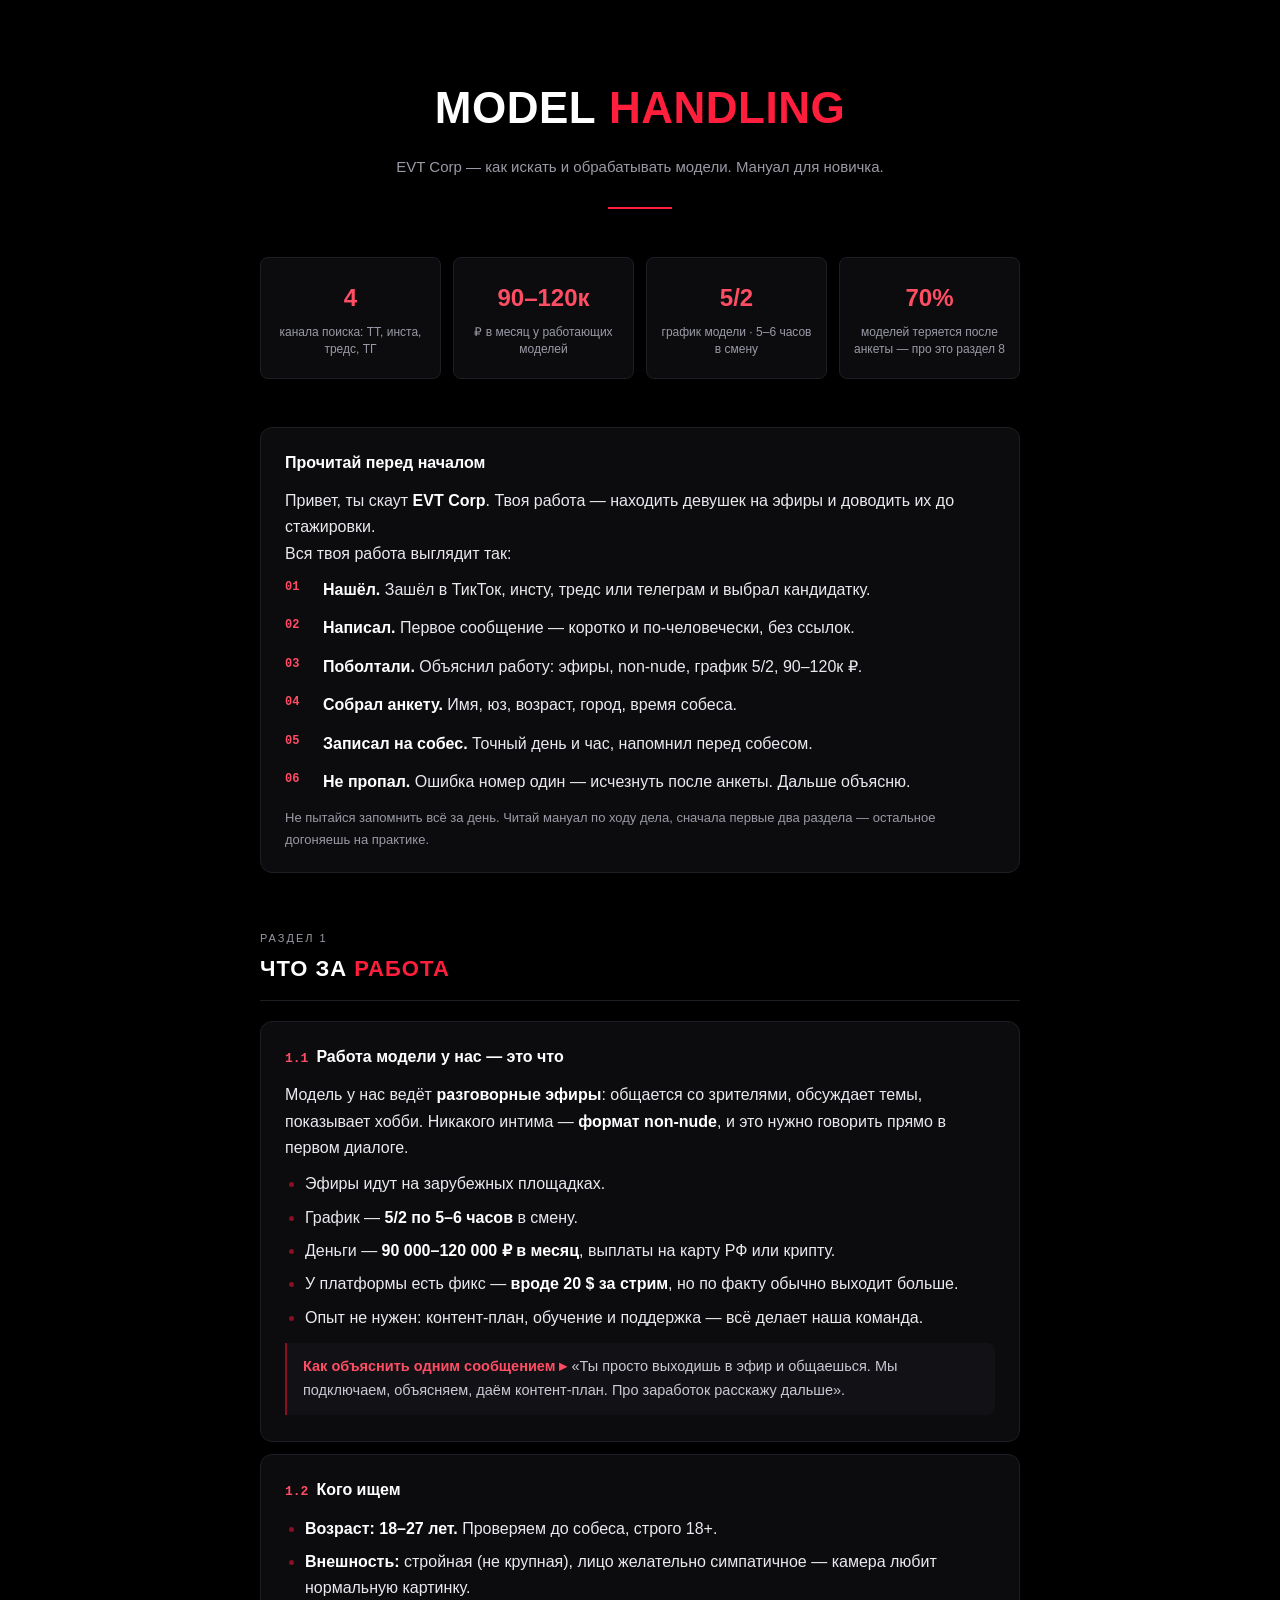
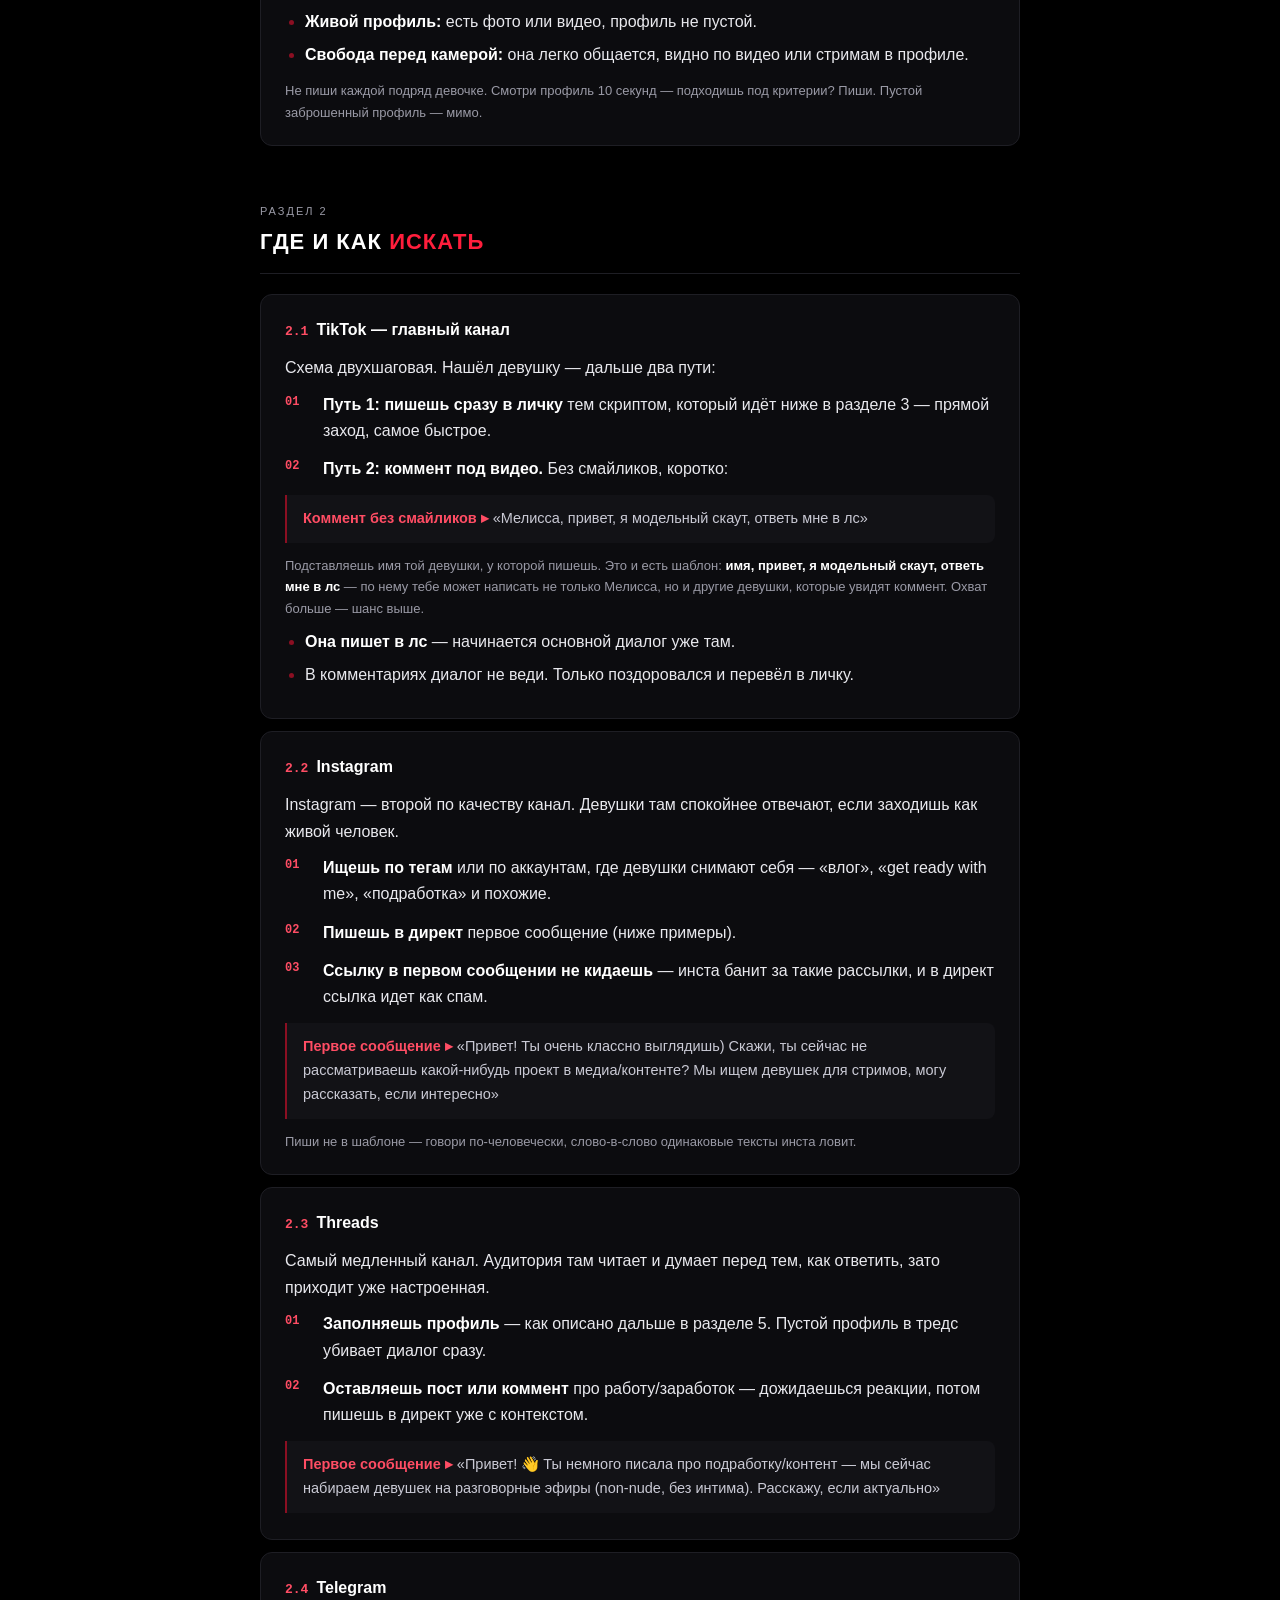
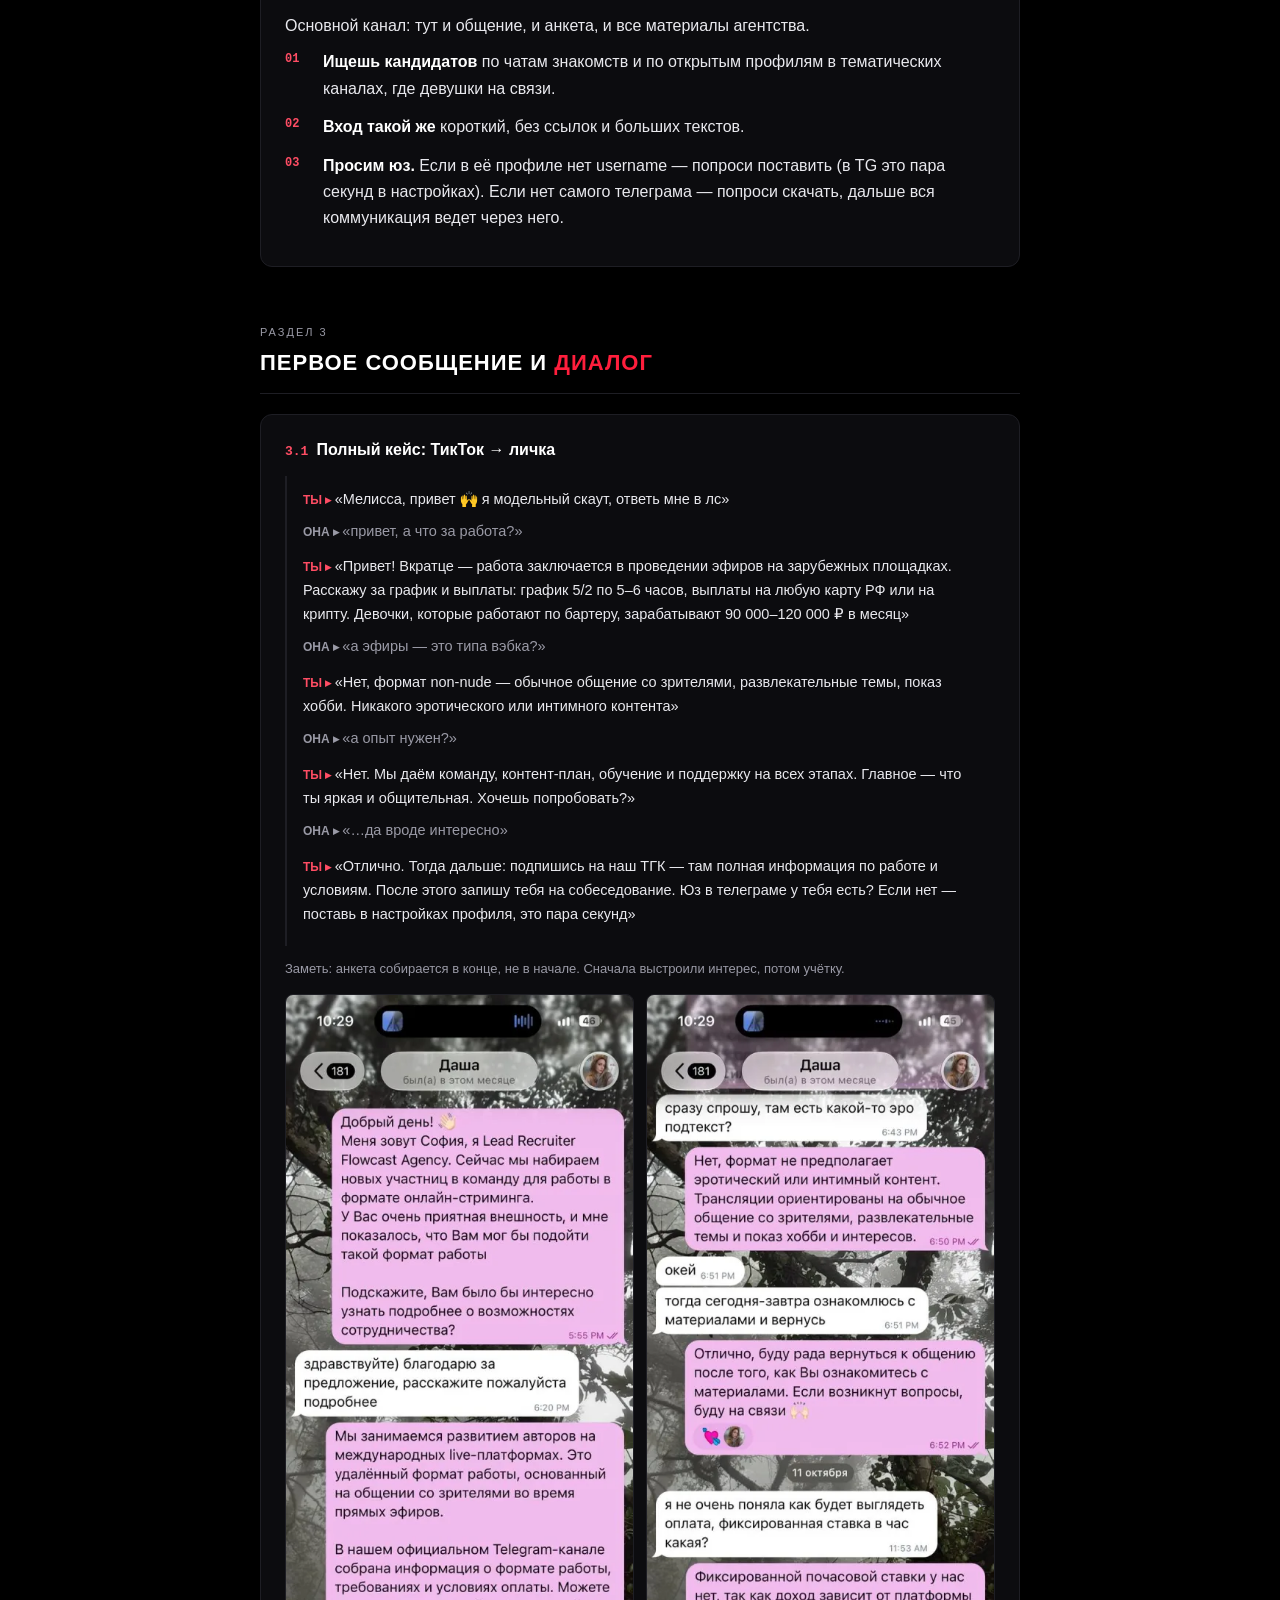
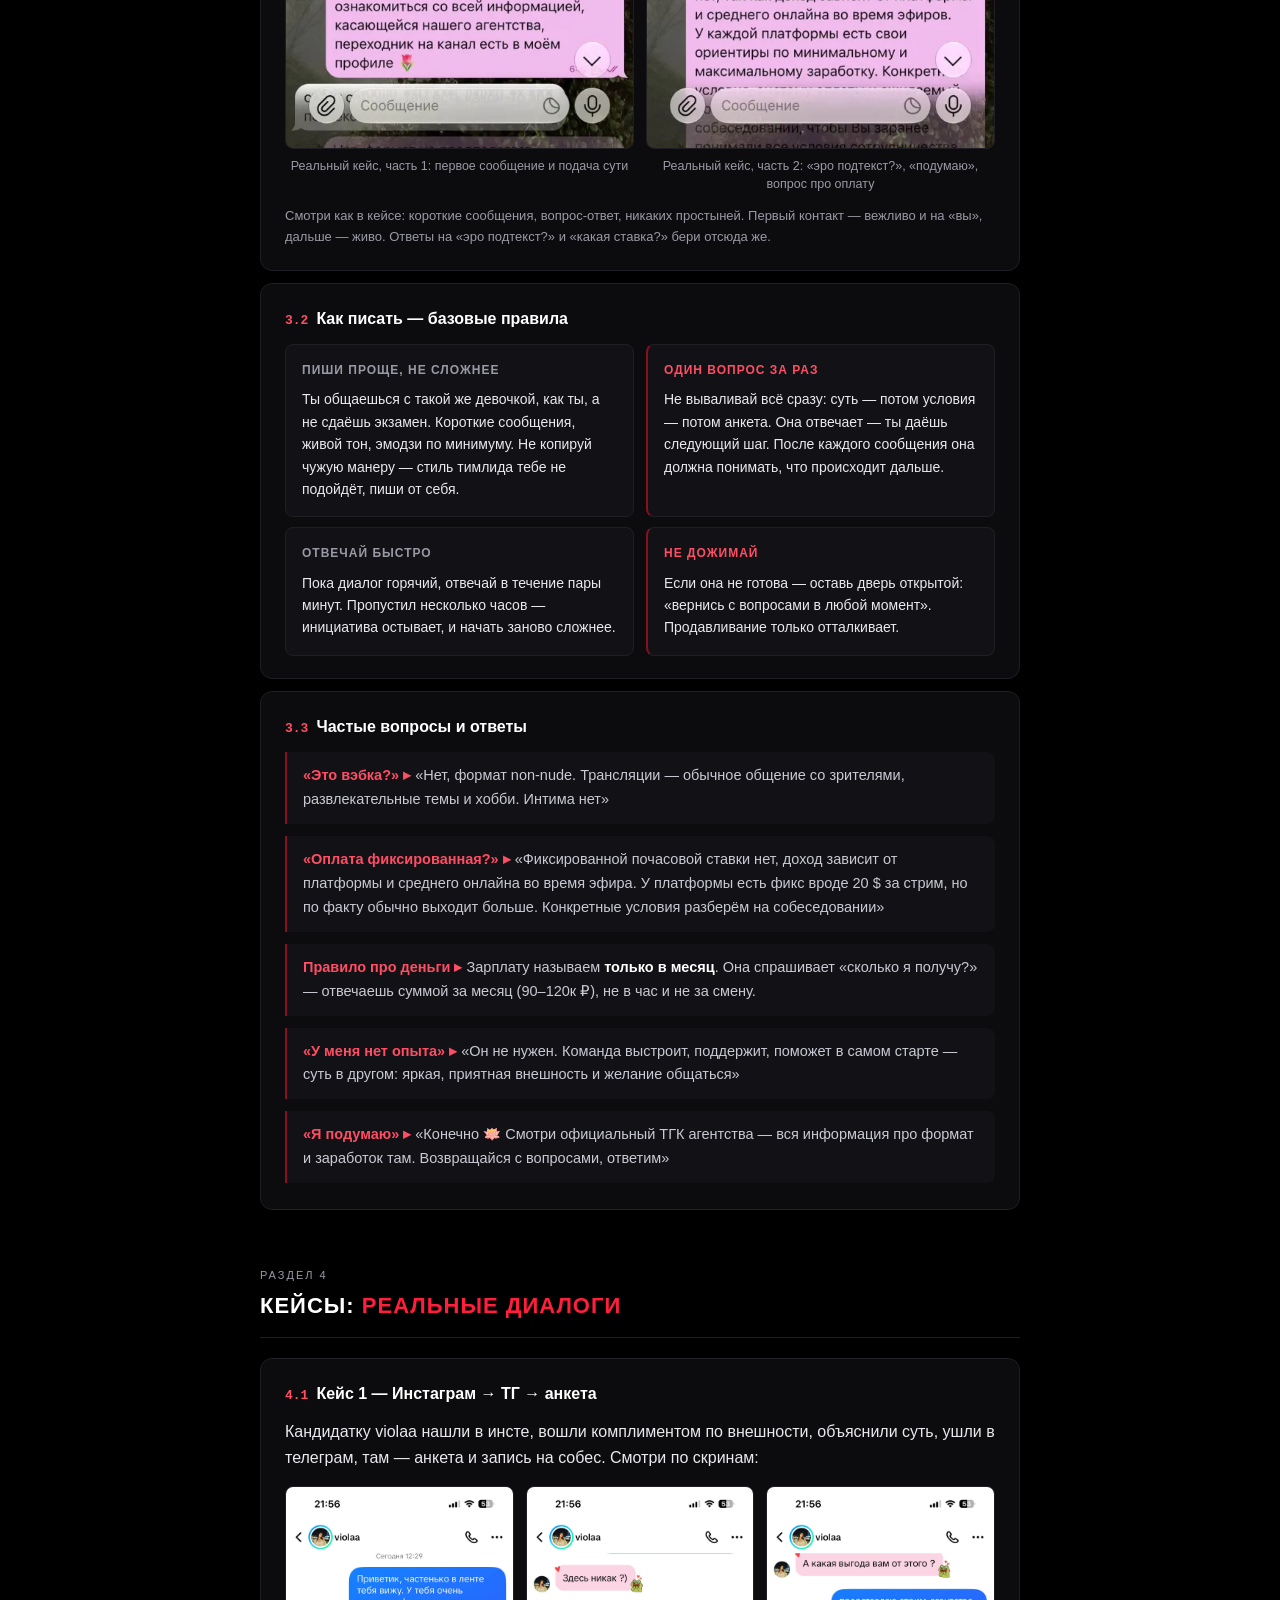
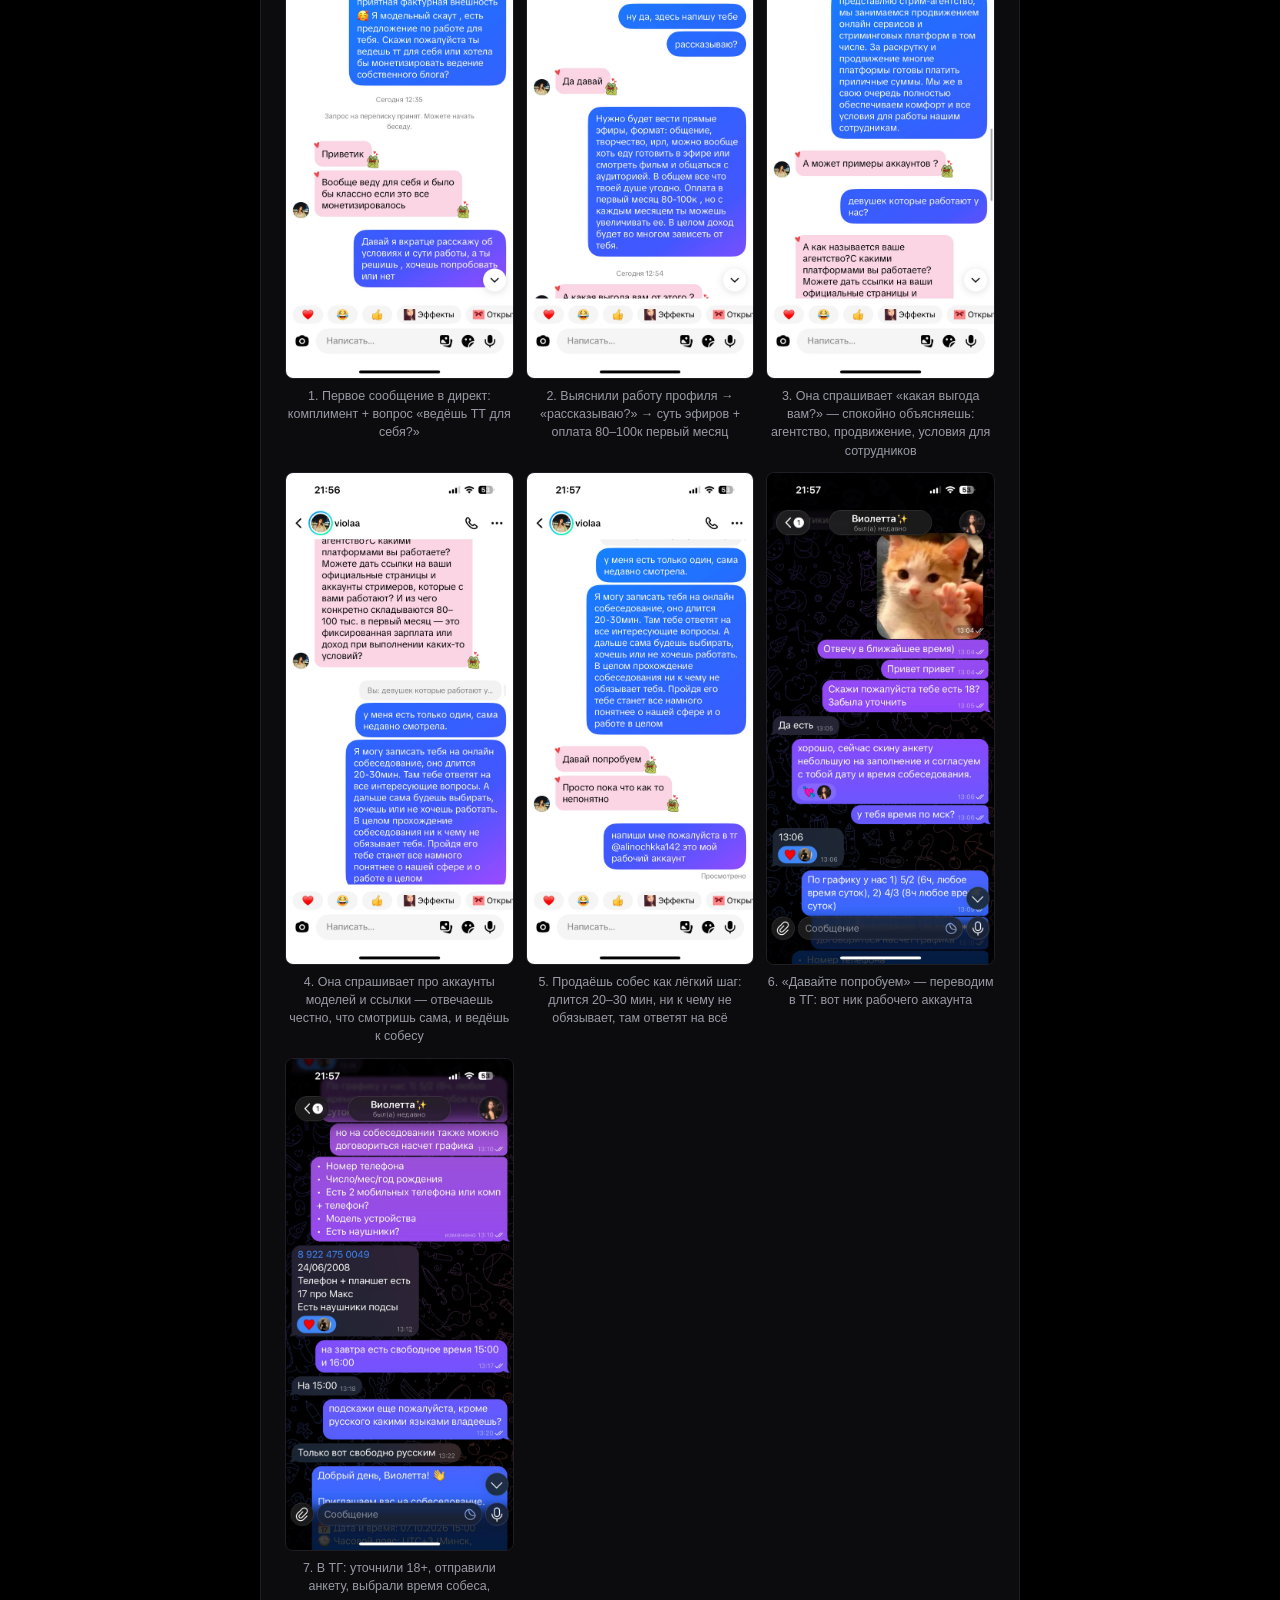
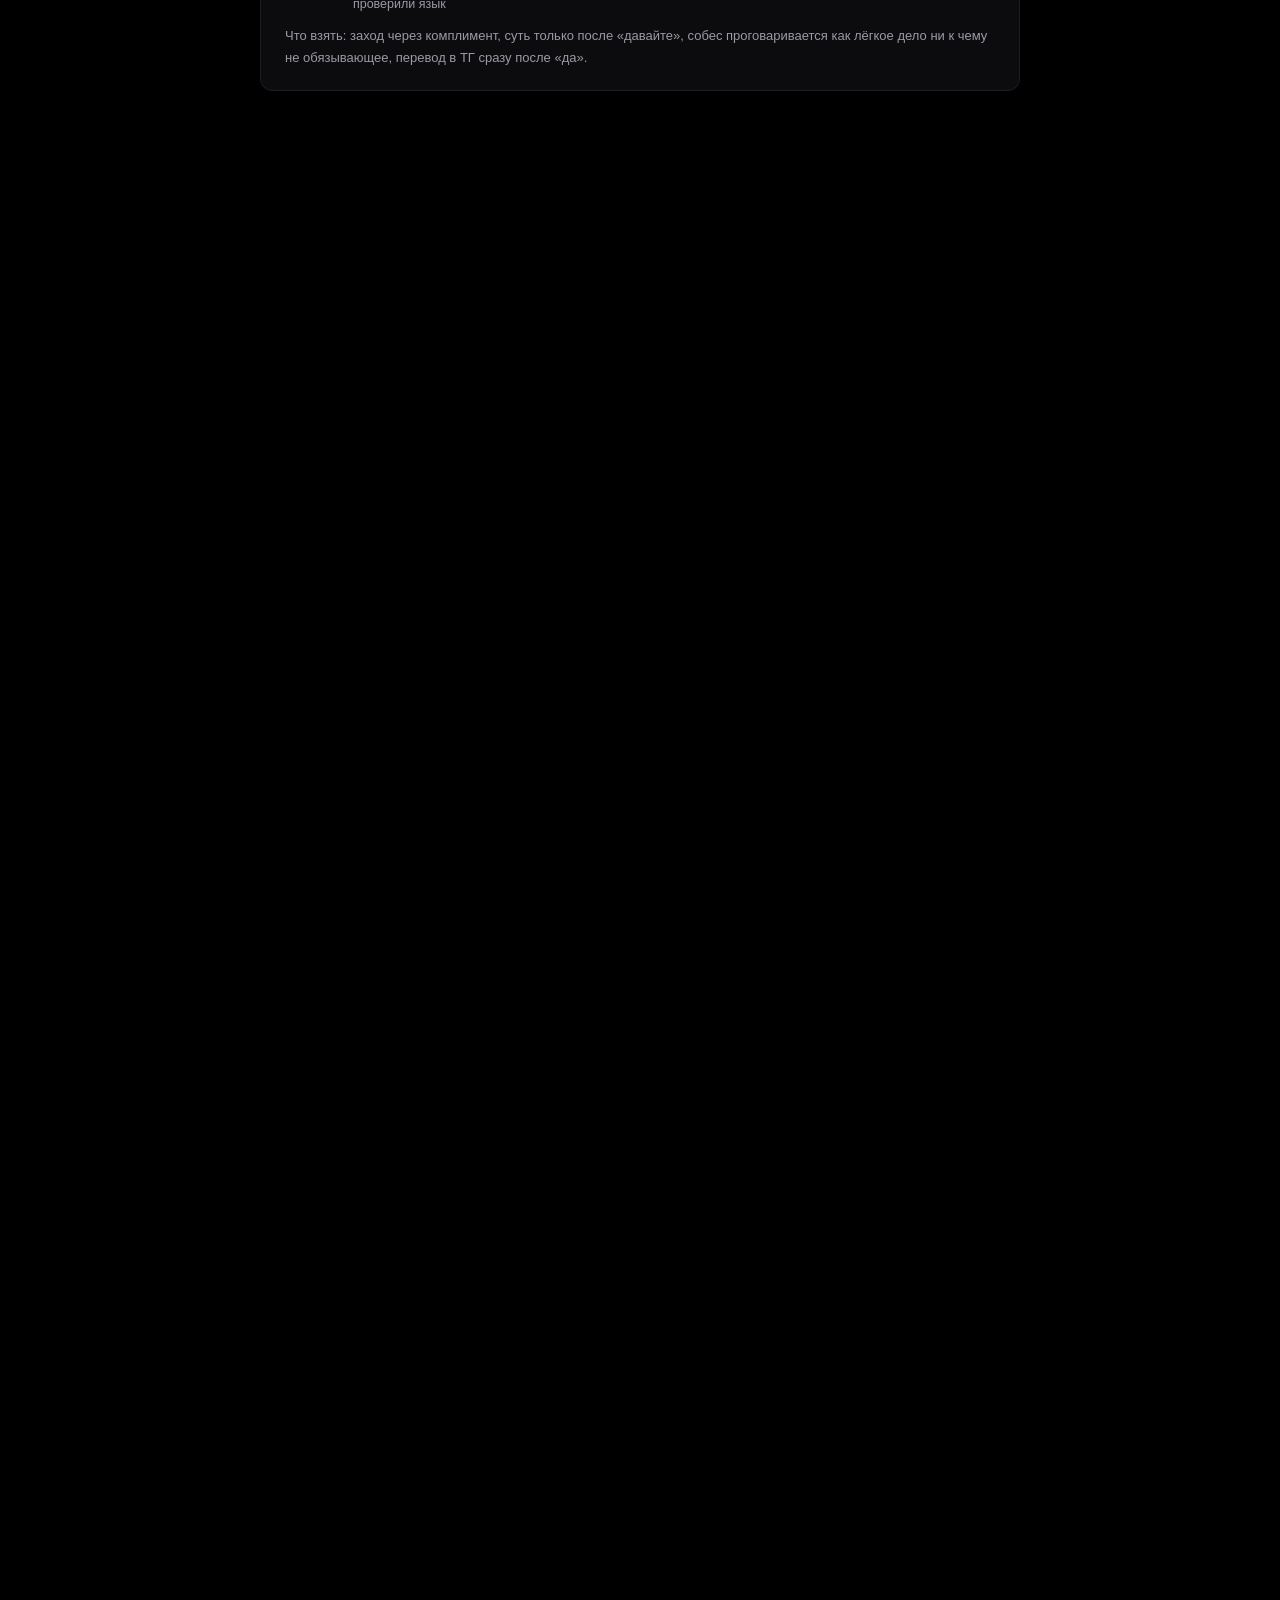
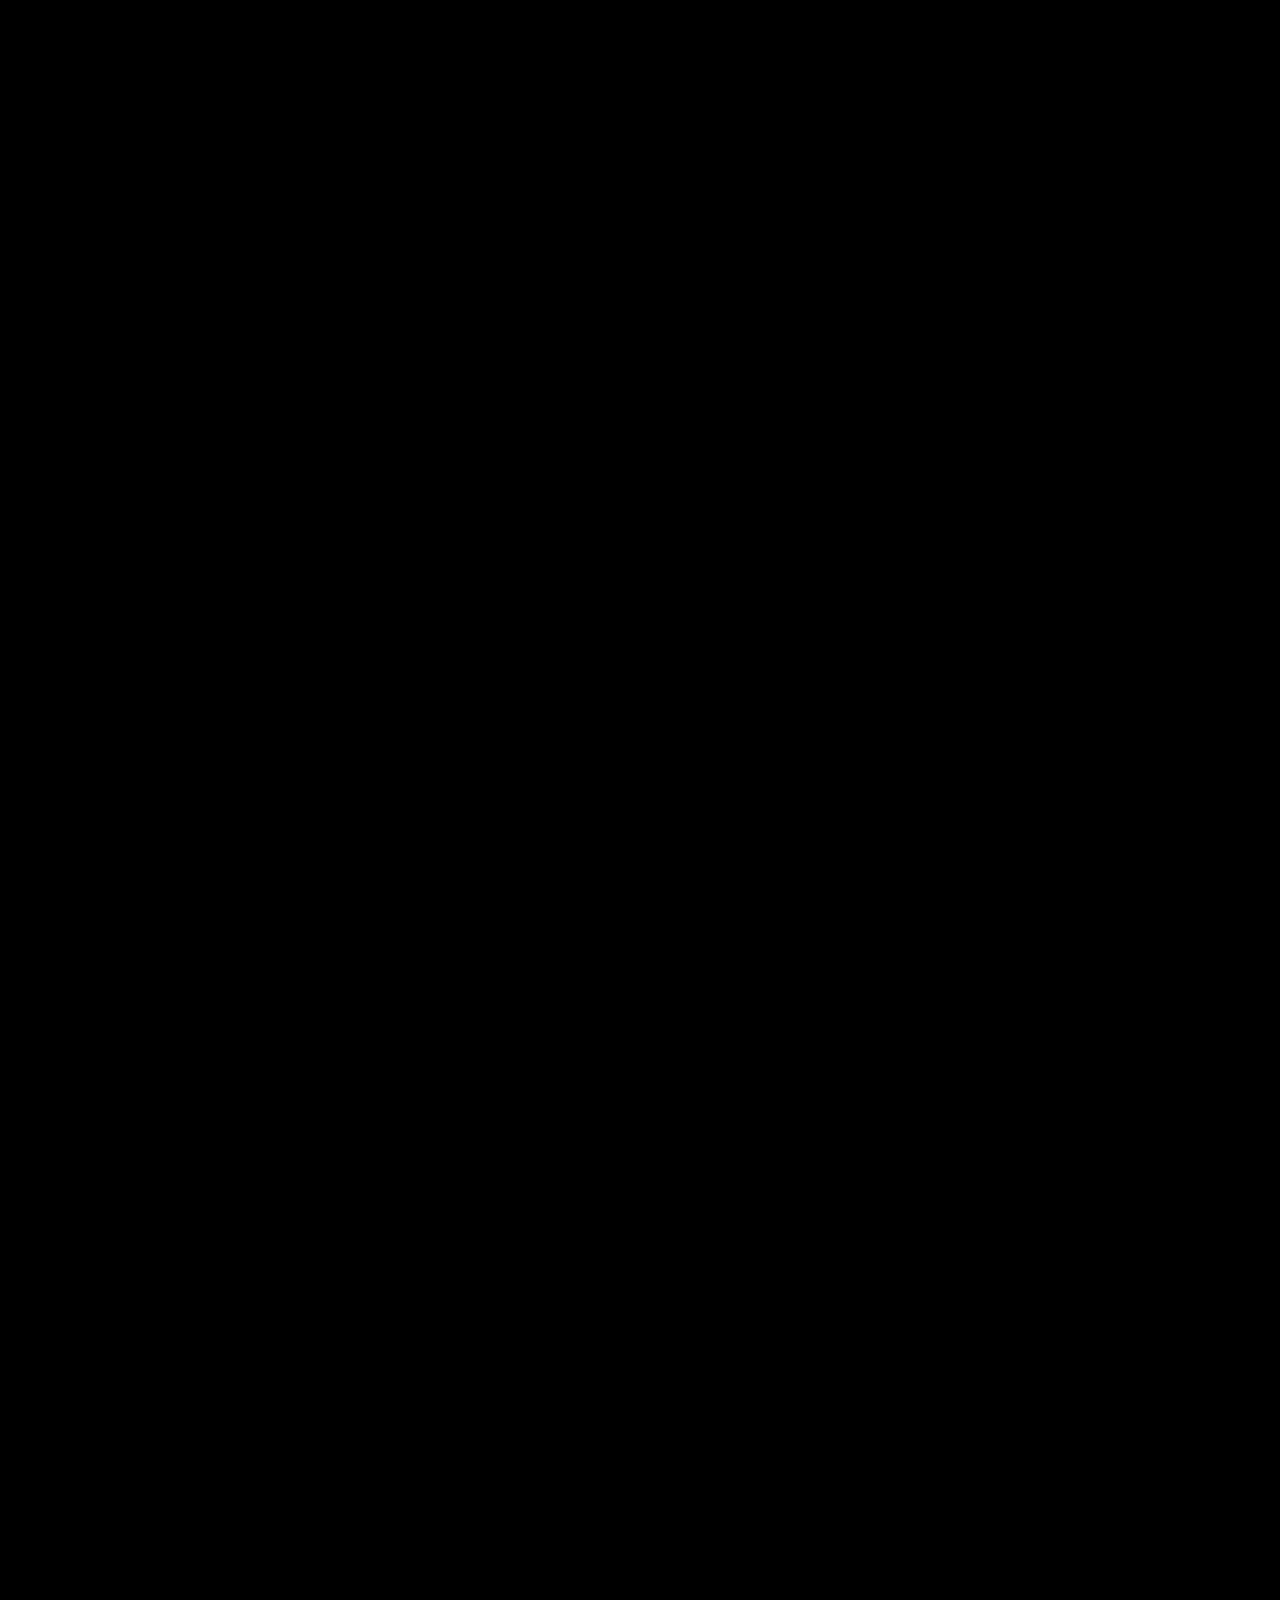
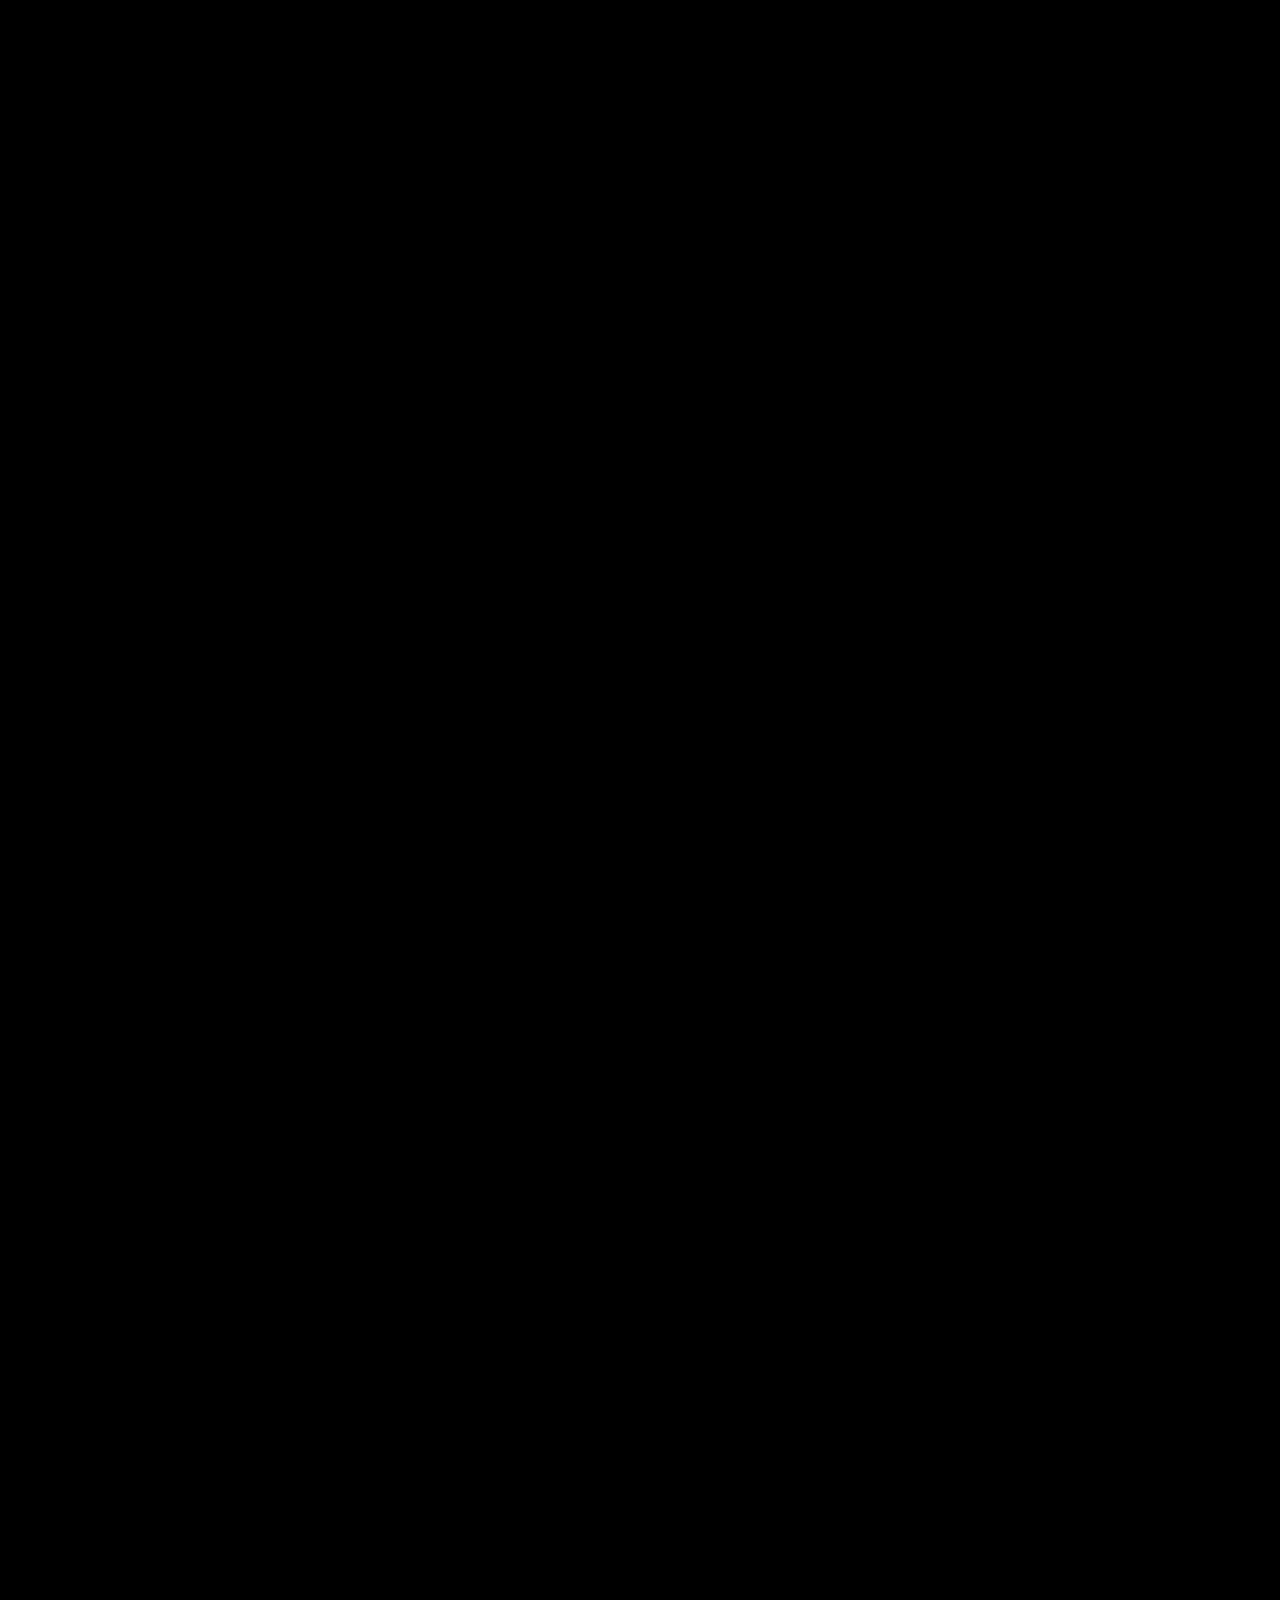
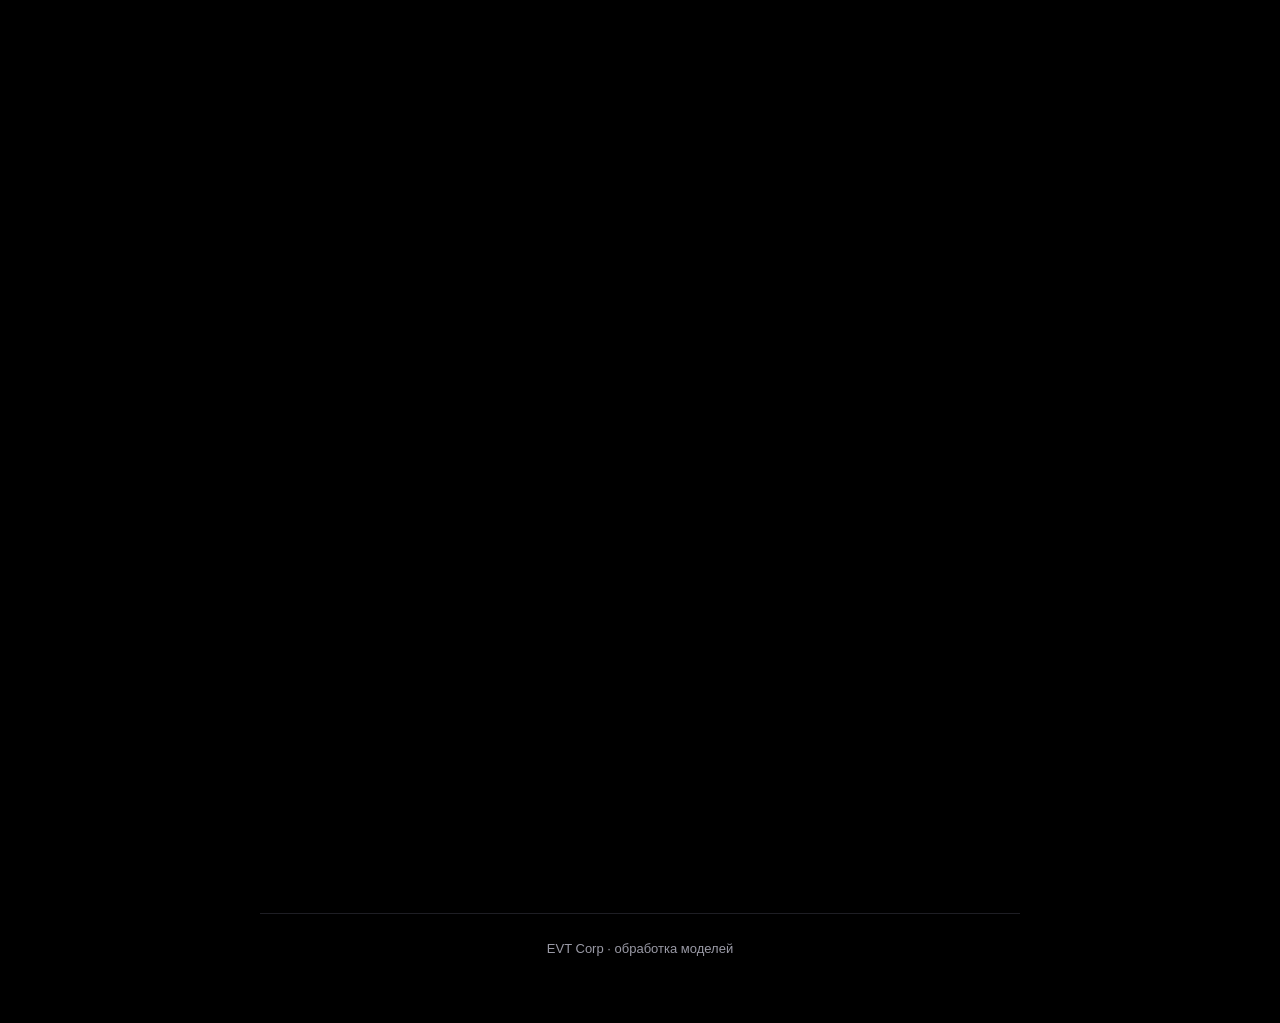
<file: models/index.html>
<!DOCTYPE html>
<html lang="ru">
<head>
<meta charset="UTF-8">
<meta name="viewport" content="width=device-width, initial-scale=1.0">
<meta name="color-scheme" content="dark">
<title>EVT Corp — обработка моделей</title>
<style>
  :root {
    --bg: #000000;
    --surface: #0c0c0f;
    --surface-2: #121216;
    --red: #ff1e3c;
    --red-soft: #ff4d64;
    --red-dim: #8b0f22;
    --text: #e9e9ee;
    --muted: #9a9aa6;
    --line: #1e1e24;
    --radius: 12px;
    --radius-sm: 8px;
  }
  * { margin: 0; padding: 0; box-sizing: border-box; }
  html { scroll-behavior: smooth; }
  body {
    background: var(--bg);
    color: var(--text);
    font-family: "Segoe UI", Roboto, Arial, sans-serif;
    line-height: 1.65;
    padding: 0 16px 64px;
  }
  .wrap { max-width: 760px; margin: 0 auto; }

  #progress {
    position: fixed; top: 0; left: 0;
    height: 2px; width: 0%;
    background: var(--red);
    z-index: 10;
    transition: width .1s linear;
  }

  header { text-align: center; padding: 72px 0 48px; }
  h1 {
    font-size: clamp(30px, 5vw, 44px);
    font-weight: 800;
    letter-spacing: .5px;
    text-transform: uppercase;
    color: #fff;
  }
  h1 .r { color: var(--red); }
  .sub { color: var(--muted); font-size: 15px; margin-top: 10px; }
  .divider { width: 64px; height: 2px; margin: 28px auto 0; background: var(--red); }

  .stats {
    display: grid;
    grid-template-columns: repeat(4, 1fr);
    gap: 12px;
    margin-bottom: 48px;
  }
  .stats > div {
    background: var(--surface);
    border: 1px solid var(--line);
    border-radius: var(--radius-sm);
    padding: 20px 12px;
    text-align: center;
  }
  .stats .num {
    font-size: 24px;
    font-weight: 800;
    color: var(--red-soft);
    font-variant-numeric: tabular-nums;
    white-space: nowrap;
  }
  .stats .cap { font-size: 12px; color: var(--muted); margin-top: 6px; line-height: 1.4; }

  .part {
    margin: 56px 0 20px;
    padding-bottom: 12px;
    border-bottom: 1px solid var(--line);
  }
  .part .lbl {
    display: block;
    font-size: 11px;
    color: var(--muted);
    letter-spacing: 2px;
    text-transform: uppercase;
    margin-bottom: 4px;
  }
  .part h2 {
    font-size: 22px;
    font-weight: 800;
    text-transform: uppercase;
    letter-spacing: 1px;
    color: #fff;
  }
  .part h2 .r { color: var(--red); }

  .card {
    background: var(--surface);
    border: 1px solid var(--line);
    border-radius: var(--radius);
    padding: 22px 24px;
    margin-bottom: 12px;
    transition: border-color .2s ease;
  }
  .card:hover { border-color: #2e2e38; }
  .card h3 { font-size: 16px; font-weight: 700; margin-bottom: 12px; color: #fff; }
  .card h3 .idx {
    color: var(--red-soft);
    font-family: Consolas, monospace;
    font-size: 13px;
    margin-right: 8px;
  }
  .card p + ul { margin-top: 10px; }
  ul { padding-left: 20px; }
  li { margin-bottom: 7px; }
  li::marker { color: var(--red-dim); }
  b { color: #fff; }
  .r { color: var(--red-soft); font-weight: 600; }
  .note { color: var(--muted); font-size: 13px; margin-top: 12px; }

  .quote {
    border-left: 2px solid var(--red-dim);
    background: var(--surface-2);
    padding: 12px 16px;
    border-radius: 0 var(--radius-sm) var(--radius-sm) 0;
    color: #c9c9d4;
    margin: 12px 0 4px;
    font-size: 14.5px;
  }
  .quote .qt { color: var(--red-soft); font-weight: 700; font-style: normal; }
  .dialog { border-left: 2px solid #1e1e24; background:none; box-shadow:none; }
  .dialog .me { color: #e9e9ee; margin-bottom: 8px; font-size: 14.5px; }
  .dialog .me::before { content: "ТЫ ▸ "; color: var(--red-soft); font-weight: 700; font-size: 12px; }
  .dialog .she::before { content: "ОНА ▸ "; color: var(--muted); font-weight: 700; font-size: 12px; }
  .dialog .she { color: var(--muted); margin-bottom: 12px; font-size: 14.5px; }

  .vs { display: grid; grid-template-columns: 1fr 1fr; gap: 12px; margin-top: 10px; }
  .vs > div {
    background: var(--surface-2);
    border: 1px solid var(--line);
    border-radius: var(--radius-sm);
    padding: 16px;
    font-size: 14px;
    line-height: 1.6;
  }
  .vs .who {
    font-weight: 700;
    margin-bottom: 8px;
    letter-spacing: 1px;
    text-transform: uppercase;
    font-size: 12px;
    color: var(--muted);
  }
  .vs .good { border-left: 2px solid var(--red-dim); }
  .vs .good .who { color: var(--red-soft); }

  .steps { counter-reset: step; list-style: none; padding-left: 0; }
  .steps li {
    list-style: none;
    counter-increment: step;
    position: relative;
    padding-left: 38px;
    margin-bottom: 12px;
  }
  .steps li::before {
    content: counter(step, decimal-leading-zero);
    position: absolute;
    left: 0; top: 1px;
    font-family: Consolas, monospace;
    font-size: 12px;
    font-weight: 700;
    color: var(--red-soft);
  }

  .shots {
    display: grid;
    grid-template-columns: repeat(auto-fit, minmax(200px, 1fr));
    gap: 12px;
    margin-top: 14px;
  }
  .shots figure { margin: 0; }
  .shots .frame {
    background: var(--surface-2);
    border: 1px solid var(--line);
    border-radius: var(--radius-sm);
    overflow: hidden;
    display: flex;
    align-items: center;
    justify-content: center;
  }
  .shots img {
    width: 100%;
    height: auto;
    display: block;
  }
  .shots .ph {
    padding: 48px 14px;
    text-align: center;
    color: var(--muted);
    font-size: 13px;
  }
  .shots figcaption {
    font-size: 12.5px;
    color: var(--muted);
    margin-top: 8px;
    text-align: center;
    line-height: 1.45;
  }

  .btn {
    display: inline-block;
    background: var(--red);
    color: #fff;
    font-weight: 700;
    padding: 12px 22px;
    border-radius: 10px;
    margin-top: 10px;
    transition: filter .2s ease;
  }
  .btn:hover { text-decoration: none; filter: brightness(1.12); }
  a { color: var(--red-soft); }
  a:hover { text-decoration: underline; }
  code { font-family: Consolas, monospace; font-size: .9em; color: var(--red-soft); }

  footer {
    text-align: center;
    color: var(--muted);
    font-size: 13px;
    margin-top: 64px;
    padding-top: 24px;
    border-top: 1px solid var(--line);
  }

  .js .reveal { opacity: 0; transform: translateY(16px); transition: opacity .5s ease, transform .5s ease; }
  .js .reveal.on { opacity: 1; transform: none; }

  :focus-visible { outline: 2px solid var(--red); outline-offset: 2px; }
  @media (prefers-reduced-motion: reduce) {
    *, *::before, *::after { animation: none !important; transition: none !important; }
    .reveal { opacity: 1; transform: none; }
  }
  @media (max-width: 620px) {
    .vs { grid-template-columns: 1fr; }
    .stats { grid-template-columns: repeat(2, 1fr); }
    .card { padding: 18px; }
  }
</style>
</head>
<body>

<div id="progress"></div>

<div class="wrap">

<header>
  <h1>Model<span class="r"> Handling</span></h1>
  <div class="sub">EVT Corp — как искать и обрабатывать модели. Мануал для новичка.</div>
  <div class="divider"></div>
</header>

<div class="stats">
  <div><div class="num">4</div><div class="cap">канала поиска: ТТ, инста, тредс, ТГ</div></div>
  <div><div class="num">90–120к</div><div class="cap">₽ в месяц у работающих моделей</div></div>
  <div><div class="num">5/2</div><div class="cap">график модели · 5–6 часов в смену</div></div>
  <div><div class="num">70%</div><div class="cap">моделей теряется после анкеты — про это раздел 8</div></div>
</div>

<div class="card reveal">
  <h3>Прочитай перед началом</h3>
  <p>Привет, ты скаут <b>EVT Corp</b>. Твоя работа — находить девушек на эфиры и доводить их до стажировки.</p>
  <p>Вся твоя работа выглядит так:</p>
  <ul class="steps">
    <li><b>Нашёл.</b> Зашёл в ТикТок, инсту, тредс или телеграм и выбрал кандидатку.</li>
    <li><b>Написал.</b> Первое сообщение — коротко и по-человечески, без ссылок.</li>
    <li><b>Поболтали.</b> Объяснил работу: эфиры, non-nude, график 5/2, 90–120к ₽.</li>
    <li><b>Собрал анкету.</b> Имя, юз, возраст, город, время собеса.</li>
    <li><b>Записал на собес.</b> Точный день и час, напомнил перед собесом.</li>
    <li><b>Не пропал.</b> Ошибка номер один — исчезнуть после анкеты. Дальше объясню.</li>
  </ul>
  <p class="note">Не пытайся запомнить всё за день. Читай мануал по ходу дела, сначала первые два раздела — остальное догоняешь на практике.</p>
</div>

<!-- ============ 1 ============ -->
<div class="part reveal">
  <span class="lbl">Раздел 1</span>
  <h2>Что за <span class="r">работа</span></h2>
</div>

<div class="card reveal">
  <h3><span class="idx">1.1</span>Работа модели у нас — это что</h3>
  <p>Модель у нас ведёт <b>разговорные эфиры</b>: общается со зрителями, обсуждает темы, показывает хобби. Никакого интима — <b>формат non-nude</b>, и это нужно говорить прямо в первом диалоге.</p>
  <ul>
    <li>Эфиры идут на зарубежных площадках.</li>
    <li>График — <b>5/2 по 5–6 часов</b> в смену.</li>
    <li>Деньги — <b>90 000–120 000 ₽ в месяц</b>, выплаты на карту РФ или крипту.</li>
    <li>У платформы есть фикс — <b>вроде 20 $ за стрим</b>, но по факту обычно выходит больше.</li>
    <li>Опыт не нужен: контент-план, обучение и поддержка — всё делает наша команда.</li>
  </ul>
  <div class="quote"><span class="qt">Как объяснить одним сообщением ▸</span> «Ты просто выходишь в эфир и общаешься. Мы подключаем, объясняем, даём контент-план. Про заработок расскажу дальше».</div>
</div>

<div class="card reveal">
  <h3><span class="idx">1.2</span>Кого ищем</h3>
  <ul>
    <li><b>Возраст: 18–27 лет.</b> Проверяем до собеса, строго 18+.</li>
    <li><b>Внешность:</b> стройная (не крупная), лицо желательно симпатичное — камера любит нормальную картинку.</li>
    <li><b>Живой профиль:</b> есть фото или видео, профиль не пустой.</li>
    <li><b>Свобода перед камерой:</b> она легко общается, видно по видео или стримам в профиле.</li>
  </ul>
  <p class="note">Не пиши каждой подряд девочке. Смотри профиль 10 секунд — подходишь под критерии? Пиши. Пустой заброшенный профиль — мимо.</p>
</div>

<!-- ============ 2 ============ -->
<div class="part reveal">
  <span class="lbl">Раздел 2</span>
  <h2>Где и как <span class="r">искать</span></h2>
</div>

<div class="card reveal">
  <h3><span class="idx">2.1</span>TikTok — главный канал</h3>
  <p>Схема двухшаговая. Нашёл девушку — дальше два пути:</p>
  <ul class="steps">
    <li><b>Путь 1: пишешь сразу в личку</b> тем скриптом, который идёт ниже в разделе 3 — прямой заход, самое быстрое.</li>
    <li><b>Путь 2: коммент под видео.</b> Без смайликов, коротко:</li>
  </ul>
  <div class="quote"><span class="qt">Коммент без смайликов ▸</span> «Мелисса, привет, я модельный скаут, ответь мне в лс»</div>
  <p class="note">Подставляешь имя той девушки, у которой пишешь. Это и есть шаблон: <b>имя, привет, я модельный скаут, ответь мне в лс</b> — по нему тебе может написать не только Мелисса, но и другие девушки, которые увидят коммент. Охват больше — шанс выше.</p>
  <ul>
    <li><b>Она пишет в лс</b> — начинается основной диалог уже там.</li>
    <li>В комментариях диалог не веди. Только поздоровался и перевёл в личку.</li>
  </ul>
</div>

<div class="card reveal">
  <h3><span class="idx">2.2</span>Instagram</h3>
  <p>Instagram — второй по качеству канал. Девушки там спокойнее отвечают, если заходишь как живой человек.</p>
  <ul class="steps">
    <li><b>Ищешь по тегам</b> или по аккаунтам, где девушки снимают себя — «влог», «get ready with me», «подработка» и похожие.</li>
    <li><b>Пишешь в директ</b> первое сообщение (ниже примеры).</li>
    <li><b>Ссылку в первом сообщении не кидаешь</b> — инста банит за такие рассылки, и в директ ссылка идет как спам.</li>
  </ul>
  <div class="quote"><span class="qt">Первое сообщение ▸</span> «Привет! Ты очень классно выглядишь) Скажи, ты сейчас не рассматриваешь какой-нибудь проект в медиа/контенте? Мы ищем девушек для стримов, могу рассказать, если интересно»</div>
  <p class="note">Пиши не в шаблоне — говори по-человечески, слово-в-слово одинаковые тексты инста ловит.</p>
</div>

<div class="card reveal">
  <h3><span class="idx">2.3</span>Threads</h3>
  <p>Самый медленный канал. Аудитория там читает и думает перед тем, как ответить, зато приходит уже настроенная.</p>
  <ul class="steps">
    <li><b>Заполняешь профиль</b> — как описано дальше в разделе 5. Пустой профиль в тредс убивает диалог сразу.</li>
    <li><b>Оставляешь пост или коммент</b> про работу/заработок — дожидаешься реакции, потом пишешь в директ уже с контекстом.</li>
  </ul>
  <div class="quote"><span class="qt">Первое сообщение ▸</span> «Привет! 👋 Ты немного писала про подработку/контент — мы сейчас набираем девушек на разговорные эфиры (non-nude, без интима). Расскажу, если актуально»</div>
</div>

<div class="card reveal">
  <h3><span class="idx">2.4</span>Telegram</h3>
  <p>Основной канал: тут и общение, и анкета, и все материалы агентства.</p>
  <ul class="steps">
    <li><b>Ищешь кандидатов</b> по чатам знакомств и по открытым профилям в тематических каналах, где девушки на связи.</li>
    <li><b>Вход такой же</b> короткий, без ссылок и больших текстов.</li>
    <li><b>Просим юз.</b> Если в её профиле нет username — попроси поставить (в TG это пара секунд в настройках). Если нет самого телеграма — попроси скачать, дальше вся коммуникация ведет через него.</li>
  </ul>
</div>

<!-- ============ 3 ============ -->
<div class="part reveal">
  <span class="lbl">Раздел 3</span>
  <h2>Первое сообщение и <span class="r">диалог</span></h2>
</div>

<div class="card reveal">
  <h3><span class="idx">3.1</span>Полный кейс: ТикТок → личка</h3>
  <div class="quote dialog">
    <div class="me">«Мелисса, привет 🙌 я модельный скаут, ответь мне в лс»</div>
    <div class="she">«привет, а что за работа?»</div>
    <div class="me">«Привет! Вкратце — работа заключается в проведении эфиров на зарубежных площадках. Расскажу за график и выплаты: график 5/2 по 5–6 часов, выплаты на любую карту РФ или на крипту. Девочки, которые работают по бартеру, зарабатывают 90 000–120 000 ₽ в месяц»</div>
    <div class="she">«а эфиры — это типа вэбка?»</div>
    <div class="me">«Нет, формат non-nude — обычное общение со зрителями, развлекательные темы, показ хобби. Никакого эротического или интимного контента»</div>
    <div class="she">«а опыт нужен?»</div>
    <div class="me">«Нет. Мы даём команду, контент-план, обучение и поддержку на всех этапах. Главное — что ты яркая и общительная. Хочешь попробовать?»</div>
    <div class="she">«…да вроде интересно»</div>
    <div class="me">«Отлично. Тогда дальше: подпишись на наш ТГК — там полная информация по работе и условиям. После этого запишу тебя на собеседование. Юз в телеграме у тебя есть? Если нет — поставь в настройках профиля, это пара секунд»</div>
  </div>
  <p class="note">Заметь: анкета собирается в конце, не в начале. Сначала выстроили интерес, потом учётку.</p>
  <div class="shots">
    <figure>
      <div class="frame">
        <img src="img/case-1.webp" alt="Реальный кейс: первое касание и суть работы" loading="lazy">
      </div>
      <figcaption>Реальный кейс, часть 1: первое сообщение и подача сути</figcaption>
    </figure>
    <figure>
      <div class="frame">
        <img src="img/case-2.webp" alt="Реальный кейс: отработка вопросов и оплата" loading="lazy">
      </div>
      <figcaption>Реальный кейс, часть 2: «эро подтекст?», «подумаю», вопрос про оплату</figcaption>
    </figure>
  </div>
  <p class="note">Смотри как в кейсе: короткие сообщения, вопрос-ответ, никаких простыней. Первый контакт — вежливо и на «вы», дальше — живо. Ответы на «эро подтекст?» и «какая ставка?» бери отсюда же.</p>
</div>

<div class="card reveal">
  <h3><span class="idx">3.2</span>Как писать — базовые правила</h3>
  <div class="vs">
    <div>
      <div class="who">Пиши проще, не сложнее</div>
      Ты общаешься с такой же девочкой, как ты, а не сдаёшь экзамен. Короткие сообщения, живой тон, эмодзи по минимуму. Не копируй чужую манеру — стиль тимлида тебе не подойдёт, пиши от себя.</div>
    <div class="good">
      <div class="who">Один вопрос за раз</div>
      Не вываливай всё сразу: суть — потом условия — потом анкета. Она отвечает — ты даёшь следующий шаг. После каждого сообщения она должна понимать, что происходит дальше.</div>
  </div>
  <div class="vs">
    <div>
      <div class="who">Отвечай быстро</div>
      Пока диалог горячий, отвечай в течение пары минут. Пропустил несколько часов — инициатива остывает, и начать заново сложнее.</div>
    <div class="good">
      <div class="who">Не дожимай</div>
      Если она не готова — оставь дверь открытой: «вернись с вопросами в любой момент». Продавливание только отталкивает.</div>
  </div>
</div>

<div class="card reveal">
  <h3><span class="idx">3.3</span>Частые вопросы и ответы</h3>
  <div class="quote"><span class="qt">«Это вэбка?» ▸</span> «Нет, формат non-nude. Трансляции — обычное общение со зрителями, развлекательные темы и хобби. Интима нет»</div>
  <div class="quote"><span class="qt">«Оплата фиксированная?» ▸</span> «Фиксированной почасовой ставки нет, доход зависит от платформы и среднего онлайна во время эфира. У платформы есть фикс вроде 20 $ за стрим, но по факту обычно выходит больше. Конкретные условия разберём на собеседовании»</div>
  <div class="quote"><span class="qt">Правило про деньги ▸</span> Зарплату называем <b>только в месяц</b>. Она спрашивает «сколько я получу?» — отвечаешь суммой за месяц (90–120к ₽), не в час и не за смену.</div>
  <div class="quote"><span class="qt">«У меня нет опыта» ▸</span> «Он не нужен. Команда выстроит, поддержит, поможет в самом старте — суть в другом: яркая, приятная внешность и желание общаться»</div>
  <div class="quote"><span class="qt">«Я подумаю» ▸</span> «Конечно 🪷 Смотри официальный ТГК агентства — вся информация про формат и заработок там. Возвращайся с вопросами, ответим»</div>
</div>

<!-- ============ КЕЙСЫ ============ -->
<div class="part reveal">
  <span class="lbl">Раздел 4</span>
  <h2>Кейсы: <span class="r">реальные диалоги</span></h2>
</div>

<div class="card reveal">
  <h3><span class="idx">4.1</span>Кейс 1 — Инстаграм → ТГ → анкета</h3>
  <p>Кандидатку violaa нашли в инсте, вошли комплиментом по внешности, объяснили суть, ушли в телеграм, там — анкета и запись на собес. Смотри по скринам:</p>
  <div class="shots">
    <figure>
      <div class="frame"><img src="img/case1-1.jpg" alt="Кейс 1, шаг 1" loading="lazy"></div>
      <figcaption>1. Первое сообщение в директ: комплимент + вопрос «ведёшь ТТ для себя?»</figcaption>
    </figure>
    <figure>
      <div class="frame"><img src="img/case1-2.jpg" alt="Кейс 1, шаг 2" loading="lazy"></div>
      <figcaption>2. Выяснили работу профиля → «рассказываю?» → суть эфиров + оплата 80–100к первый месяц</figcaption>
    </figure>
    <figure>
      <div class="frame"><img src="img/case1-3.jpg" alt="Кейс 1, шаг 3" loading="lazy"></div>
      <figcaption>3. Она спрашивает «какая выгода вам?» — спокойно объясняешь: агентство, продвижение, условия для сотрудников</figcaption>
    </figure>
    <figure>
      <div class="frame"><img src="img/case1-4.jpg" alt="Кейс 1, шаг 4" loading="lazy"></div>
      <figcaption>4. Она спрашивает про аккаунты моделей и ссылки — отвечаешь честно, что смотришь сама, и ведёшь к собесу</figcaption>
    </figure>
    <figure>
      <div class="frame"><img src="img/case1-5.jpg" alt="Кейс 1, шаг 5" loading="lazy"></div>
      <figcaption>5. Продаёшь собес как лёгкий шаг: длится 20–30 мин, ни к чему не обязывает, там ответят на всё</figcaption>
    </figure>
    <figure>
      <div class="frame"><img src="img/case1-6.jpg" alt="Кейс 1, шаг 6" loading="lazy"></div>
      <figcaption>6. «Давайте попробуем» — переводим в ТГ: вот ник рабочего аккаунта</figcaption>
    </figure>
    <figure>
      <div class="frame"><img src="img/case1-7.jpg" alt="Кейс 1, шаг 7" loading="lazy"></div>
      <figcaption>7. В ТГ: уточнили 18+, отправили анкету, выбрали время собеса, проверили язык</figcaption>
    </figure>
  </div>
  <p class="note">Что взять: заход через комплимент, суть только после «давайте», собес проговаривается как лёгкое дело ни к чему не обязывающее, перевод в ТГ сразу после «да».</p>
</div>

<div class="card reveal">
  <h3><span class="idx">4.2</span>Кейс 2 — Инстаграм: «подумаю» и путь до собеса</h3>
  <p><b>Эталонный кейс.</b> Кандидатка всё время сомневалась — «насколько легально», «у знакомых был плохой опыт», «дам ответ к вечеру» — но скаут не давил и довёл до записи на собес. Разбор по скринам:</p>
  <div class="shots">
    <figure>
      <div class="frame"><img src="img/case2-1.jpg" alt="Кейс 2, шаг 1" loading="lazy"></div>
      <figcaption>1. Первое сообщение: комплимент + «ведёте для себя или хотели бы монетизировать?»</figcaption>
    </figure>
    <figure>
      <div class="frame"><img src="img/case2-2.jpg" alt="Кейс 2, шаг 2" loading="lazy"></div>
      <figcaption>2. «Давайте расскажу условия» → суть эфиров + оплата первый месяц 80–100к + «доход зависит от вас»</figcaption>
    </figure>
    <figure>
      <div class="frame"><img src="img/case2-3.jpg" alt="Кейс 2, шаг 3" loading="lazy"></div>
      <figcaption>3. «Насколько всё легально?» — «ничего нелегального, предлагаю убедиться самой на собесе»</figcaption>
    </figure>
    <figure>
      <div class="frame"><img src="img/case2-4.jpg" alt="Кейс 2, шаг 4" loading="lazy"></div>
      <figcaption>4. «Пока подумаю» → не давишь: «я не призываю начинать завтра, просто выберите дату собеса»</figcaption>
    </figure>
    <figure>
      <div class="frame"><img src="img/case2-5.jpg" alt="Кейс 2, шаг 5" loading="lazy"></div>
      <figcaption>5. Ответы на вопросы — спокойно и без обещаний: «сколько собесов?», «много девочек?» — «всё узнаете на собеседовании»</figcaption>
    </figure>
    <figure>
      <div class="frame"><img src="img/case2-6.jpg" alt="Кейс 2, шаг 6" loading="lazy"></div>
      <figcaption>6. Пока думает — «хорошо, к вечеру дам ответ» → и сама возвращается: «давайте назначим собеседование» → «сейчас скину анкету»</figcaption>
    </figure>
    <figure>
      <div class="frame"><img src="img/case2-7.jpg" alt="Кейс 2, шаг 7" loading="lazy"></div>
      <figcaption>7. Скинул полную анкету: имя, телефон, дата рождения, комната, устройство, наушники, тг/вацап — и сразу ответ на «номер обязателен?»</figcaption>
    </figure>
    <figure>
      <div class="frame"><img src="img/case2-8.jpg" alt="Кейс 2, шаг 8" loading="lazy"></div>
      <figcaption>8. Отработка: «конфиденциально?», «документ?», «собес в нижнем белье?» — дежурный спокойный ответ на всё</figcaption>
    </figure>
    <figure>
      <div class="frame"><img src="img/case2-9.jpg" alt="Кейс 2, шаг 9" loading="lazy"></div>
      <figcaption>9. Финал: выбрали время, сверили часовой пояс, напомнили проверить интернет — и «я на связи»</figcaption>
    </figure>
  </div>
  <p class="note">Что взять: лёгкость + терпение. Она дважды устранилась («подумаю», «дам ответ к вечеру») — и оба раза скаут не надавил, дал право решать самой, оставил дверь открытой. Итог: она сама вернулась и записалась. Никаких обещаний и никаких прямых дожимов.</p>
</div>

<!-- ============ 5 ============ -->
<div class="part reveal">
  <span class="lbl">Раздел 5</span>
  <h2>Оформление <span class="r">профиля</span></h2>
</div>

<div class="card reveal">
  <h3><span class="idx">5.1</span>Профиль = первый экран доверия</h3>
  <p>После первого сообщения она первым делом зайдёт к тебе на профиль. За 5 секунд она решает: пишет живой человек или спам-бот. Поэтому профиль должен работать на тебя.</p>
  <ul>
    <li><b>Telegram:</b> реальное имя (или ник) + роль. Пример: «Sofia Nyashirova 🪷».</li>
    <li><b>О себе:</b> «Lead Recruiter | EVT Corp» + ссылка на сайт агентства.</li>
    <li><b>Аватар:</b> живой, один и тот же на всех площадках. Разные аватарки в ТГ и ТТ ломают доверие — она должна опознать одного и того же человека.</li>
    <li><b>Часы работы:</b> открой в TG, чтобы ей было видно, когда ты онлайн.</li>
  </ul>
  <div class="quote"><span class="qt">Аватар и ник на TikTok/Instagram ▸</span> Ник вида <code>arina.evt</code>, био: «EVT Corp HR Manager, tg: arina_evt». С другой площадки ты направишь её в ТГ — аватар и ник должны совпадать.</div>
</div>

<div class="card reveal">
  <h3><span class="idx">5.2</span>Примеры оформления — смотри, как выглядит</h3>
  <div class="shots">
    <figure>
      <div class="frame">
        <img src="img/profile-tg-sofia.webp" alt="Оформление Telegram-профиля рекрутера" loading="lazy">
      </div>
      <figcaption>Telegram: имя + роль, юз, о себе со ссылкой, часы работы, канал агентства в плашке</figcaption>
    </figure>
    <figure>
      <div class="frame">
        <img src="img/profile-tt.webp" alt="Оформление TikTok-профиля рекрутера" loading="lazy">
      </div>
      <figcaption>TikTok: ник с агентством, био с переходом в ТГ</figcaption>
    </figure>
    <figure>
      <div class="frame">
        <img src="img/profile-tg-alt.webp" alt="Второй пример Telegram-профиля" loading="lazy">
      </div>
      <figcaption>Telegram: альтернативное оформление, аватар совпадает с ТТ</figcaption>
    </figure>
  </div>
  <p class="note">Оформление своё, но по этим же правилам: имя + должность, о себе с ролью и ресурсом агентства, аватар живой. <b>Не создавай профили, которые выглядят как отдельный официальный аккаунт агентства</b> — ты рекрутер, не сам агентство.</p>
</div>

<!-- ============ 6 ============ -->
<div class="part reveal">
  <span class="lbl">Раздел 6</span>
  <h2>Анкета и <span class="r">собес</span></h2>
</div>

<div class="card reveal">
  <h3><span class="idx">6.1</span>Анкета — 5 полей, собираются по ходу</h3>
  <p>Не скидывай кандидату огромную форму. Данные собираются <b>в диалоге</b>, по ходу дела:</p>
  <ul>
    <li><b>Имя</b> — как к ней обращаться. Прямо в начале: «Как тебя зовут?»</li>
    <li><b>Юз</b> — юзернейм в телеграме. Нет юза — попроси поставить в профиле, это настройка на пару секунд.</li>
    <li><b>Возраст</b> — строго 18+.</li>
    <li><b>Город</b> — где живёт.</li>
    <li><b>Время собеса</b> — в конце разговора уточни, когда ей удобно пройти собеседование.</li>
  </ul>
  <div class="quote"><span class="qt">Старт диалога ▸</span> «Как тебя зовут? По имени как-то приятней общаться»</div>
  <div class="quote"><span class="qt">К финалу ▸</span> «Так, у нас есть свободные слоты на собеседование на завтра. Во сколько тебе удобно? Утро или вечер?»</div>
</div>

<div class="card reveal">
  <h3><span class="idx">6.2</span>Передача кандидата дальше</h3>
  <ul class="steps">
    <li><b>Собес — точное время.</b> Не «я закину завтра», а «завтра в 16:00».</li>
    <li><b>CRM.</b> Вноси кандидата и данные до отправки. Проверяй опечатки — ошибки по CRM повлекут выговор.</li>
    <li><b>Передавай ответственному</b> и проставляй статус.</li>
    <li><b>Напоминание.</b> За 1–2 часа до собеса тихое «встречаемся в 16, жду ☕».</li>
  </ul>
</div>

<!-- ============ 7 ============ -->
<div class="part reveal">
  <span class="lbl">Раздел 7</span>
  <h2>Легитка: куда <span class="r">отправляем</span></h2>
</div>

<div class="card reveal">
  <h3><span class="idx">7.1</span>Когда кидать ссылки агентства</h3>
  <p>Если кандидатка просит сайт, канал или проверку «а вообще кто вы» — отправляй официальные ресурсы EVT:</p>
  <ul>
    <li><b>Telegram (контакт):</b> <a href="https://t.me/zenvairo" target="_blank" rel="noopener">@zenvairo</a></li>
    <li><b>Почта:</b> <a href="mailto:evtcorp@gmail.com">evtcorp@gmail.com</a></li>
  </ul>
  <p class="note">Не «вставляй их в первое сообщение всякий раз» — сначала диалог, потом линки по запросу или когда она готова узнать больше.</p>
  <div class="quote"><span class="qt">Готовая фраза ▸</span> «Скину тебе официальный телеграм агентства, там полная инфа про формат и заработок — <a href="https://t.me/zenvairo">t.me/zenvairo</a>. Посмотри и возвращайся, ответим на вопросы»</div>
</div>

<!-- ============ 8 ============ -->
<div class="part reveal">
  <span class="lbl">Раздел 8</span>
  <h2>Главная <span class="r">ошибка</span></h2>
</div>

<div class="card reveal">
  <h3><span class="idx">8.1</span>Почему 70% моделей теряются</h3>
  <p>Слушай внимательно, это решает всё.</p>
  <p><b>Около 70% моделей уходит именно после анкеты.</b> Не в начале и не на собесе. А сразу после того, как она дала данные.</p>
  <p>Почему? Потому что скаут получил анкету, передал её в CRM — и <b>забил на кандидата</b>: написал в лучшем случае раз в день, а то и пропал вообще.</p>
  <p>Девочка осталась с вопросами: «а что теперь?», «а с кем мне теперь общаться?», «а вдруг это всё фейк?» — и мотивации идти дальше нет. Она не пишет отказ — она просто молчит. А молчание = уход.</p>
  <ul>
    <li><b>После анкеты — общайся как раньше.</b> Спрашивай, как дела, чем занимается, что интересного. Это не «лишняя работа», это удержание.</li>
    <li><b>Держи контакт не только по работе.</b> Она должна чувствовать, что уже часть команды, а не строка в таблице.</li>
    <li><b>За час до собеса напиши</b>, перед самым началом напомни.</li>
    <li><b>После собеса уточни</b>: как прошла, что непонятно, есть ли вопрос.</li>
  </ul>
  <div class="quote"><span class="qt">Просто запомни ▸</span> Анкета — это не финал. Это момент, когда кандидат становится твоей — <b>и если сейчас пропасть, работа сделана зря.</b></div>
</div>

<!-- ============ 9 ============ -->
<div class="part reveal">
  <span class="lbl">Раздел 9</span>
  <h2>Реанимация и <span class="r">дисциплина</span></h2>
</div>

<div class="card reveal">
  <h3><span class="idx">9.1</span>Если молчит</h3>
  <ul>
    <li><b>4–6 часов тишины</b> — одно спокойное сообщение, без паники и повторов. Например: «Привет, как ты? Успела посмотреть канал?»</li>
    <li><b>Снова молчит</b> — вернёшься на следующий день, в другое время. Не дублируй сообщения.</li>
    <li><b>Двое суток</b> — кандидат в архив, идёшь дальше. Может вернуться сама — это нормально.</li>
  </ul>
</div>

<div class="card reveal">
  <h3><span class="idx">9.2</span>Чего НЕ делать никогда</h3>
  <ul>
    <li><b>Не обещай денег, которых не гарантирует работа.</b> 90–120к ₽ — это реальные цифры работающих моделей, а не гарантия каждому. Не «успеешь 200к за месяц, обещаю».</li>
    <li><b>Не пиши от лица официального агентства.</b> Ты рекрутер, не сам EVT. Оформление профиля — как в разделе 5, никаких «официальных страниц» от себя.</li>
    <li><b>Не спамь одинаковыми сообщениями подряд.</b> Разные заходы — разные тексты. Поймала платформа на шаблоне — заблокирует и тебя.</li>
    <li><b>Не дави на «подумаю».</b> Спокойно скажи, что можно задать вопрос в любой момент — и оставь дверь открытой.</li>
  </ul>
</div>

<footer>
  EVT Corp · обработка моделей
</footer>

</div>

<script>
  document.documentElement.classList.add('js');
  const bar = document.getElementById('progress');
  addEventListener('scroll', () => {
    const h = document.documentElement;
    bar.style.width = (h.scrollTop / (h.scrollHeight - h.clientHeight) * 100) + '%';
  }, { passive: true });

  const io = new IntersectionObserver((entries) => {
    let i = 0;
    entries.forEach(e => {
      if (e.isIntersecting) {
        const el = e.target;
        setTimeout(() => el.classList.add('on'), i * 70);
        i++;
        io.unobserve(e.target);
      }
    });
  }, { threshold: 0.1 });
  document.querySelectorAll('.reveal').forEach(el => io.observe(el));
</script>

</body>
</html>
</file>
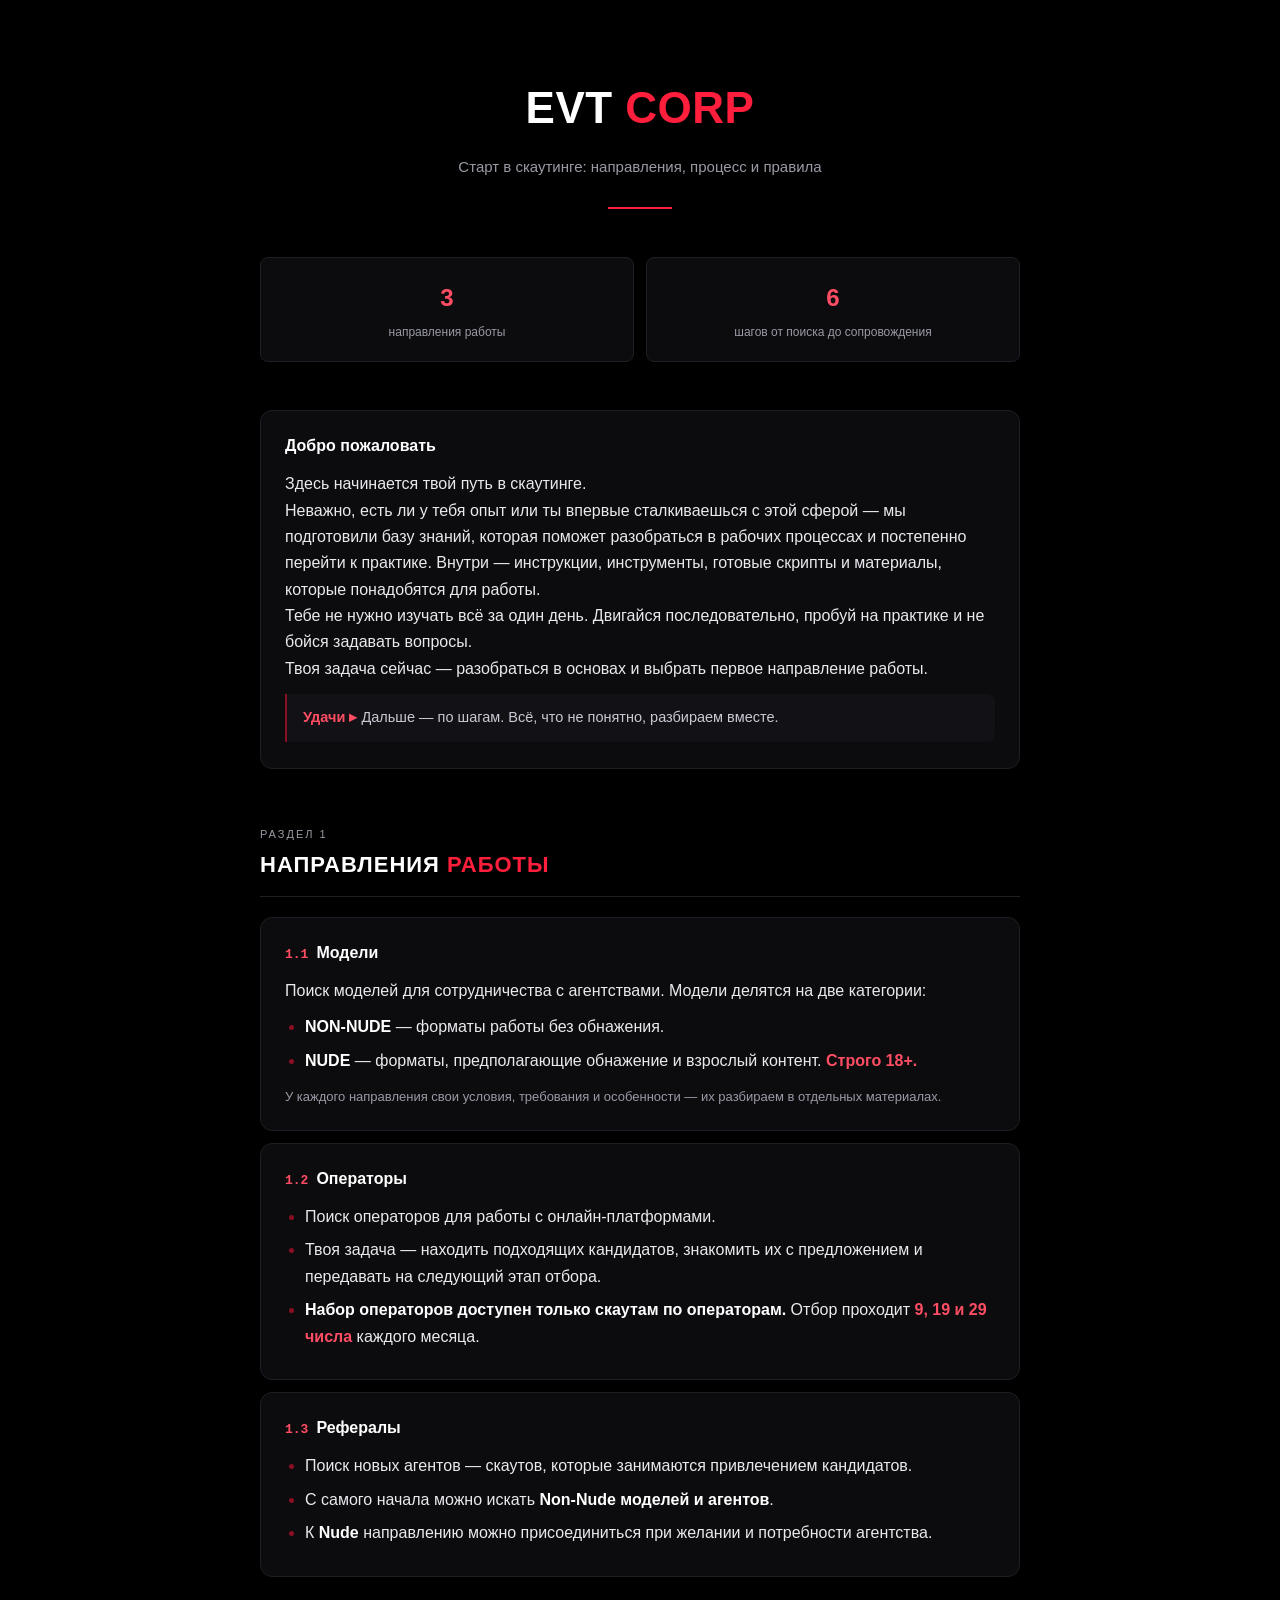
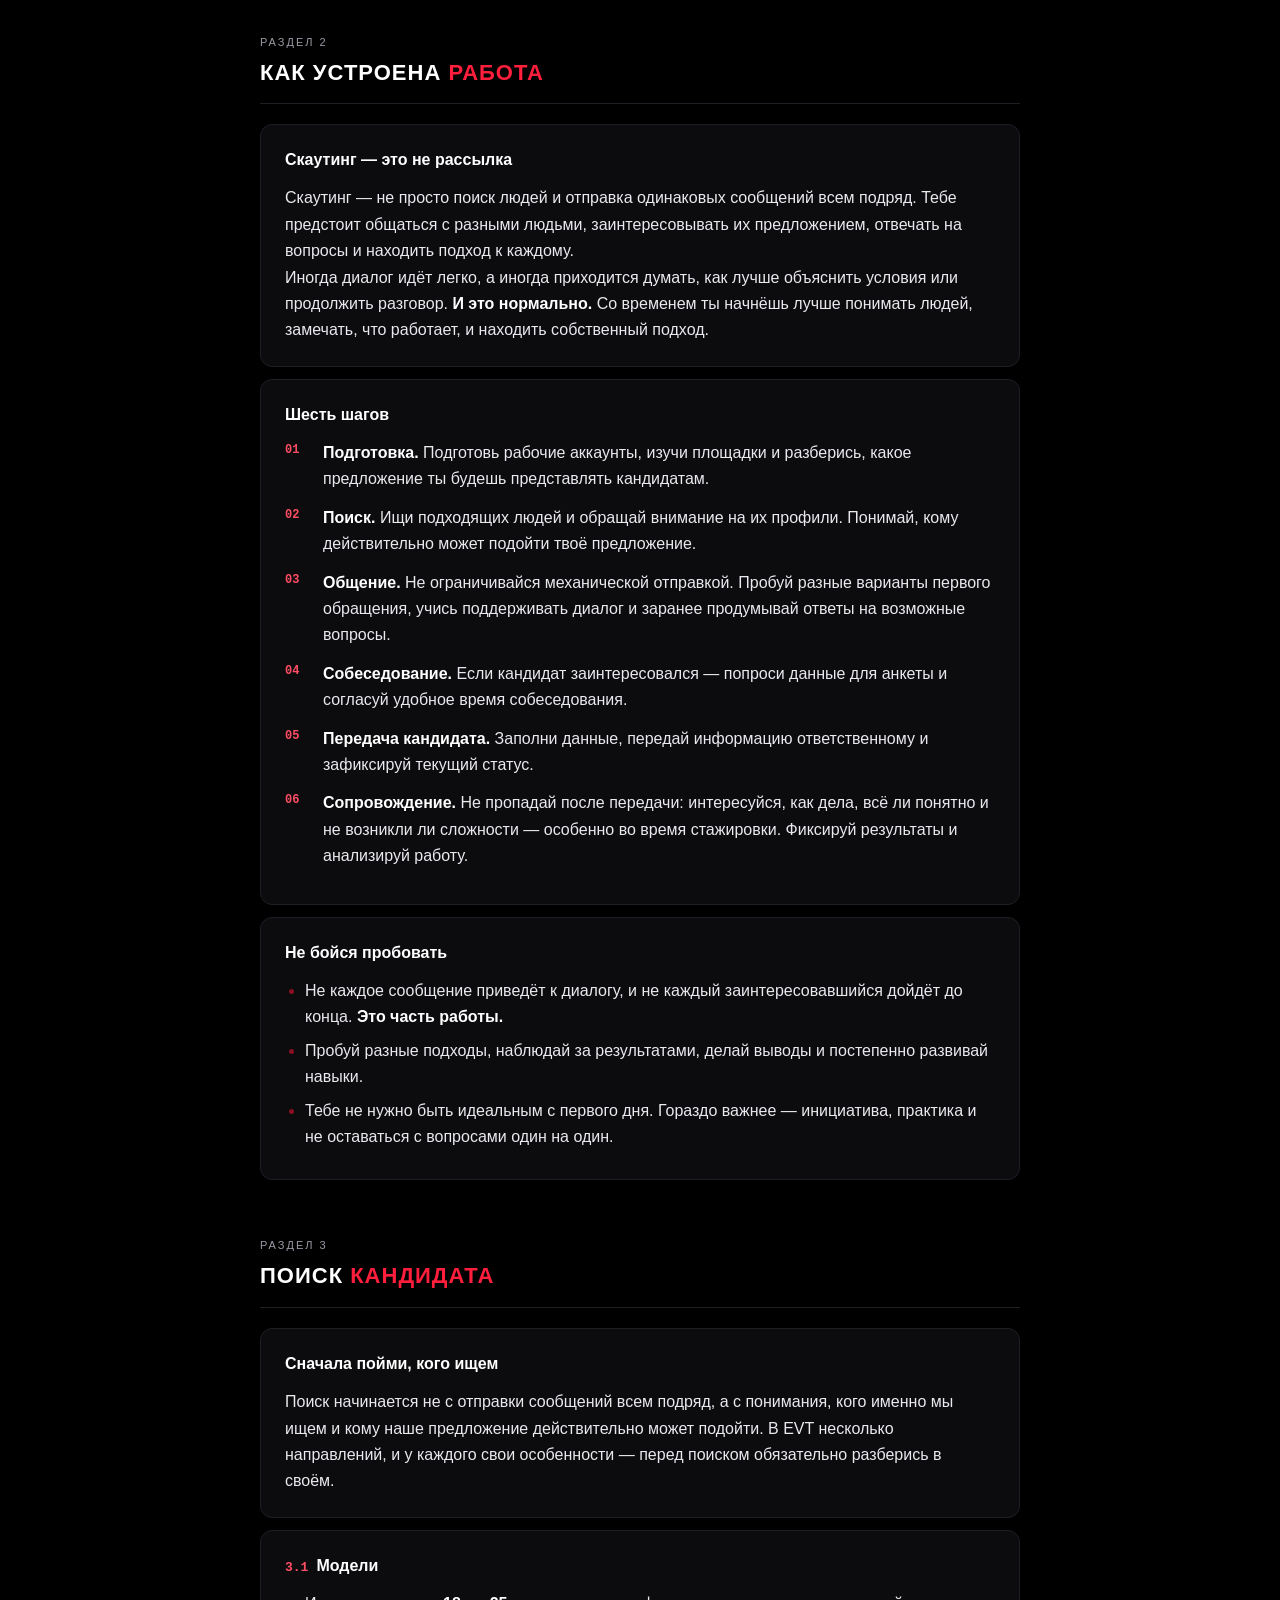
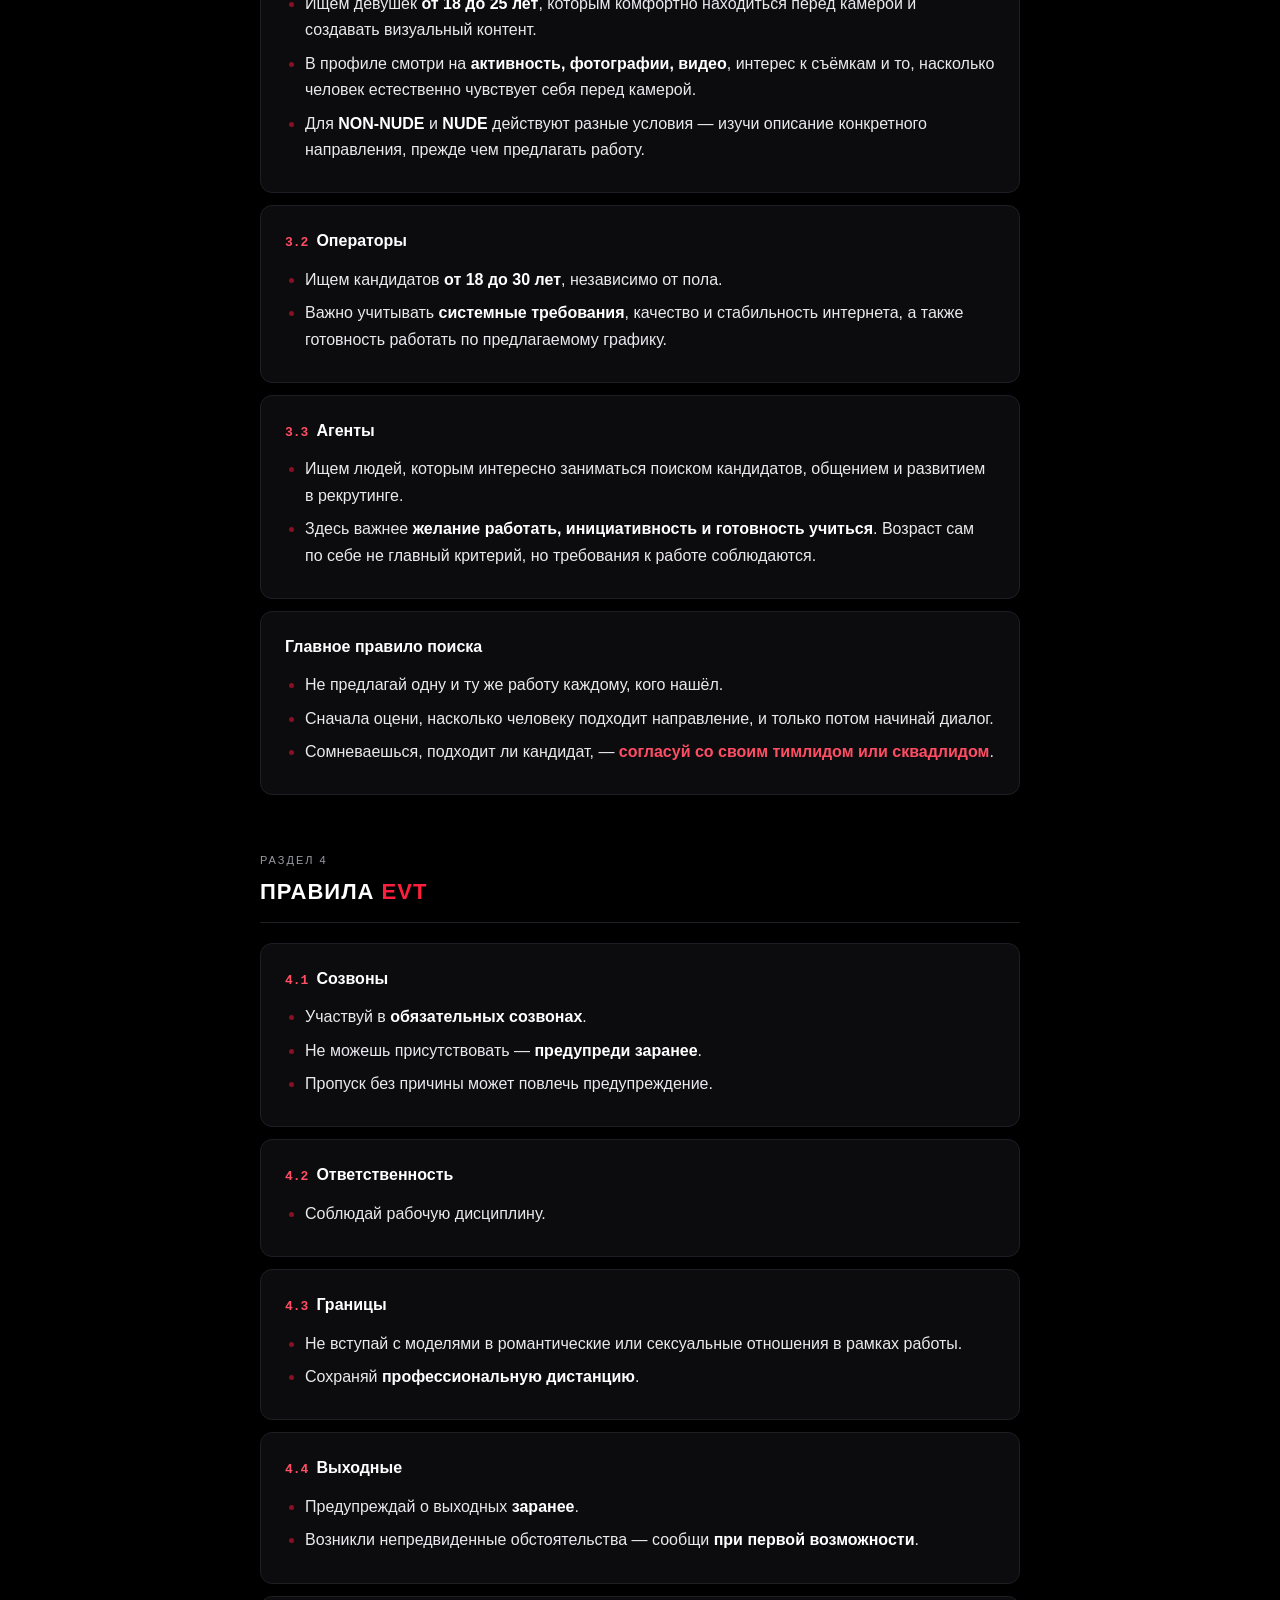
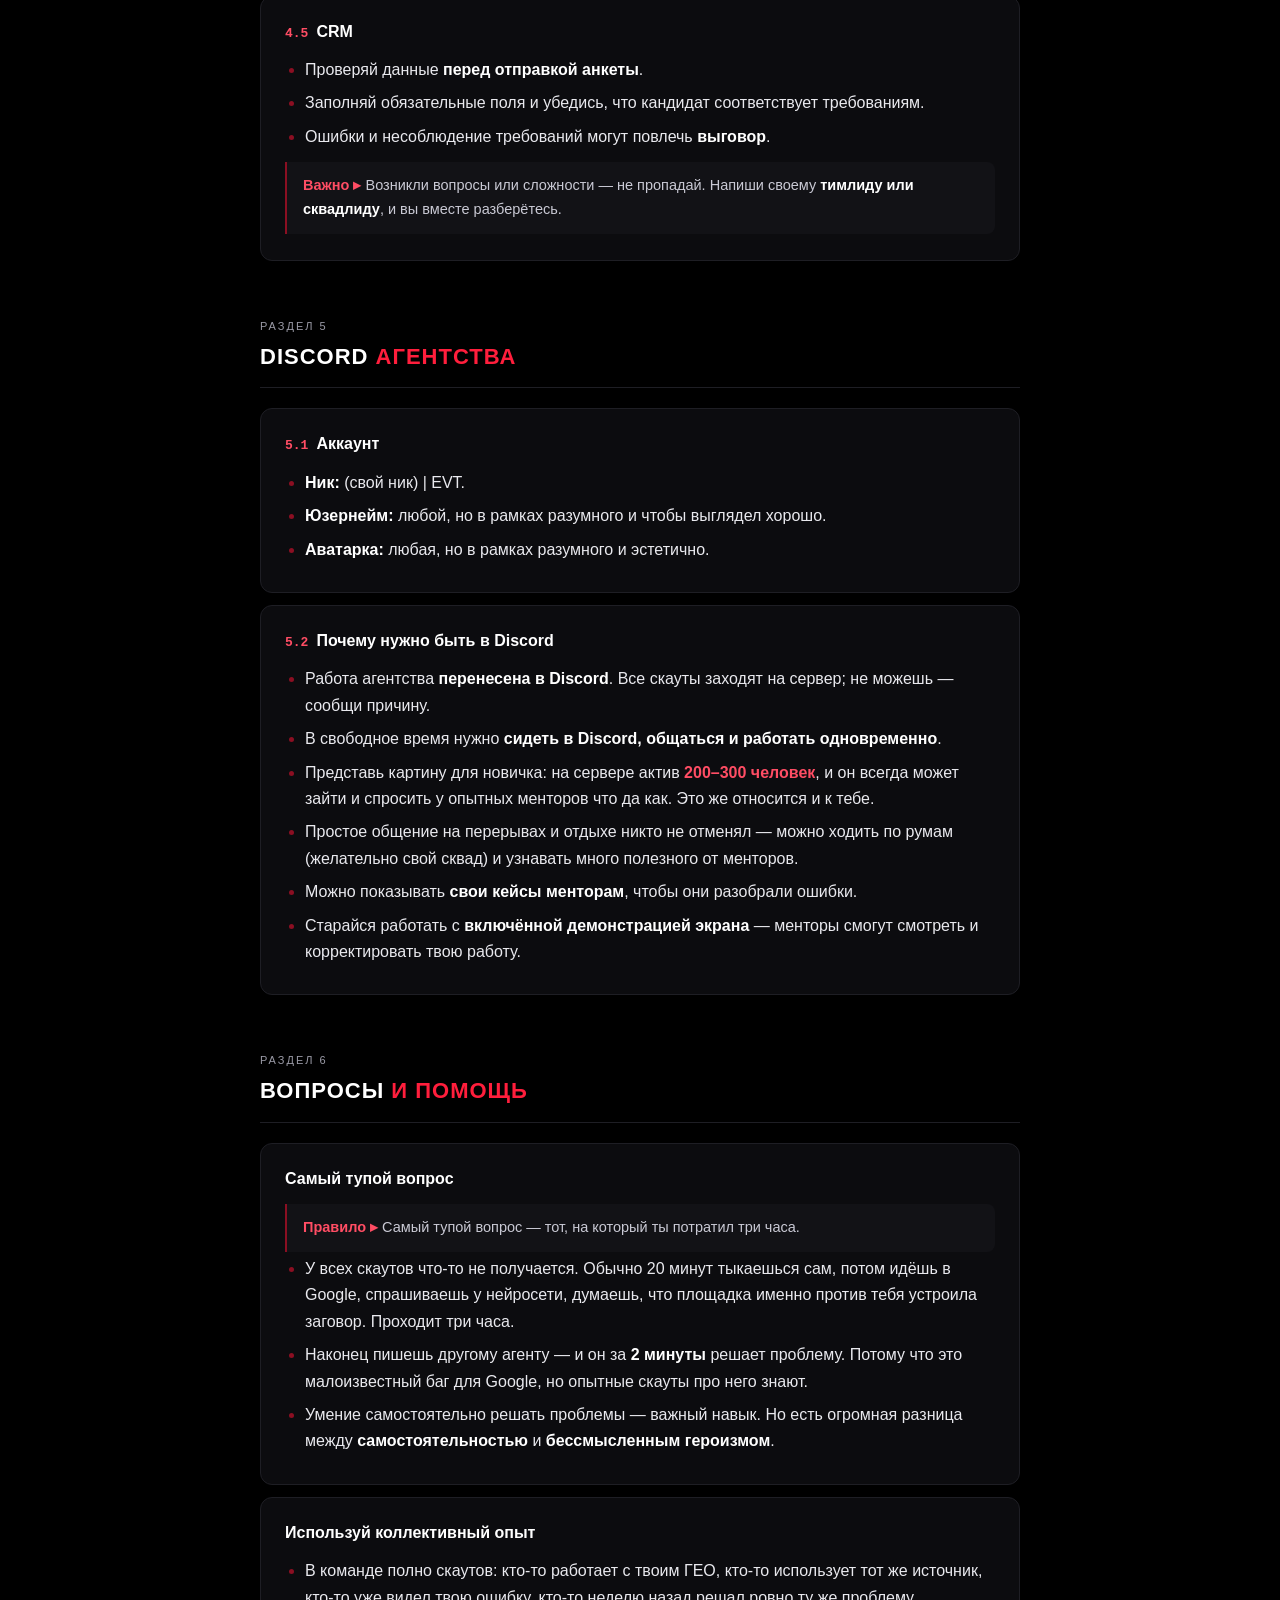
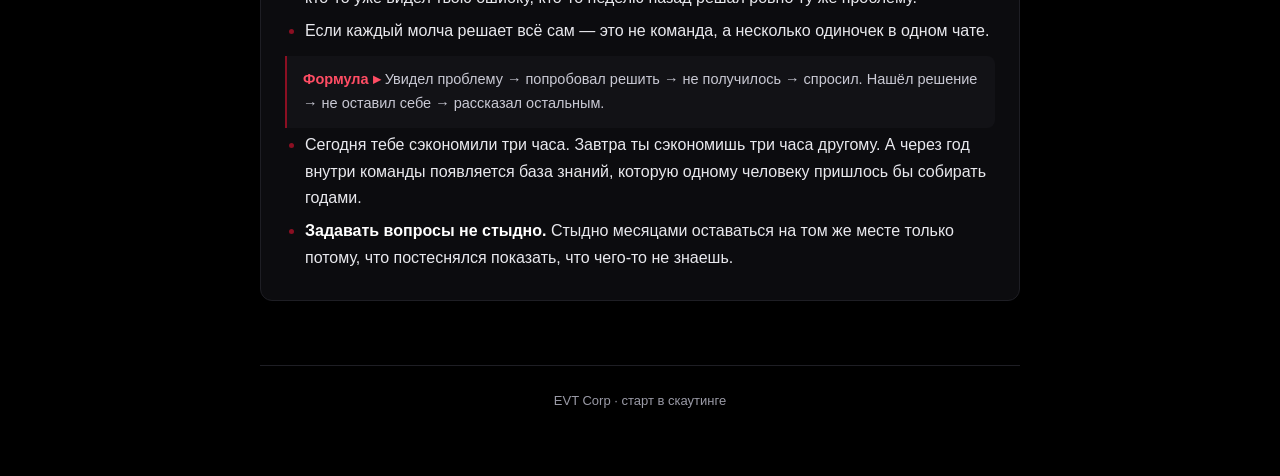
<file: start/index.html>
<!DOCTYPE html>
<html lang="ru">
<head>
<meta charset="UTF-8">
<meta name="viewport" content="width=device-width, initial-scale=1.0">
<meta name="color-scheme" content="dark">
<title>EVT Corp — старт в скаутинге</title>
<style>
  :root {
    --bg: #000000;
    --surface: #0c0c0f;
    --surface-2: #121216;
    --red: #ff1e3c;
    --red-soft: #ff4d64;
    --red-dim: #8b0f22;
    --text: #e9e9ee;
    --muted: #9a9aa6;
    --line: #1e1e24;
    --radius: 12px;
    --radius-sm: 8px;
  }
  * { margin: 0; padding: 0; box-sizing: border-box; }
  html { scroll-behavior: smooth; }
  body {
    background: var(--bg);
    color: var(--text);
    font-family: "Segoe UI", Roboto, Arial, sans-serif;
    line-height: 1.65;
    padding: 0 16px 64px;
  }
  .wrap { max-width: 760px; margin: 0 auto; }

  #progress {
    position: fixed; top: 0; left: 0;
    height: 2px; width: 0%;
    background: var(--red);
    z-index: 10;
    transition: width .1s linear;
  }

  header { text-align: center; padding: 72px 0 48px; }
  h1 {
    font-size: clamp(30px, 5vw, 44px);
    font-weight: 800;
    letter-spacing: .5px;
    text-transform: uppercase;
    color: #fff;
  }
  h1 .r { color: var(--red); }
  .sub { color: var(--muted); font-size: 15px; margin-top: 10px; }
  .divider { width: 64px; height: 2px; margin: 28px auto 0; background: var(--red); }

  .stats {
    display: grid;
    grid-template-columns: repeat(2, 1fr);
    gap: 12px;
    margin-bottom: 48px;
  }
  .stats > div {
    background: var(--surface);
    border: 1px solid var(--line);
    border-radius: var(--radius-sm);
    padding: 20px 12px;
    text-align: center;
  }
  .stats .num {
    font-size: 24px;
    font-weight: 800;
    color: var(--red-soft);
    font-variant-numeric: tabular-nums;
    white-space: nowrap;
  }
  .stats .cap { font-size: 12px; color: var(--muted); margin-top: 6px; line-height: 1.4; }

  .part {
    margin: 56px 0 20px;
    padding-bottom: 12px;
    border-bottom: 1px solid var(--line);
  }
  .part .lbl {
    display: block;
    font-size: 11px;
    color: var(--muted);
    letter-spacing: 2px;
    text-transform: uppercase;
    margin-bottom: 4px;
  }
  .part h2 {
    font-size: 22px;
    font-weight: 800;
    text-transform: uppercase;
    letter-spacing: 1px;
    color: #fff;
  }
  .part h2 .r { color: var(--red); }

  .card {
    background: var(--surface);
    border: 1px solid var(--line);
    border-radius: var(--radius);
    padding: 22px 24px;
    margin-bottom: 12px;
    transition: border-color .2s ease;
  }
  .card:hover { border-color: #2e2e38; }
  .card h3 { font-size: 16px; font-weight: 700; margin-bottom: 12px; color: #fff; }
  .card h3 .idx {
    color: var(--red-soft);
    font-family: Consolas, monospace;
    font-size: 13px;
    margin-right: 8px;
  }
  .card p + ul { margin-top: 10px; }
  ul { padding-left: 20px; }
  li { margin-bottom: 7px; }
  li::marker { color: var(--red-dim); }
  b { color: #fff; }
  .r { color: var(--red-soft); font-weight: 600; }
  .note { color: var(--muted); font-size: 13px; margin-top: 12px; }

  .quote {
    border-left: 2px solid var(--red-dim);
    background: var(--surface-2);
    padding: 12px 16px;
    border-radius: 0 var(--radius-sm) var(--radius-sm) 0;
    color: #c9c9d4;
    margin: 12px 0 4px;
    font-size: 14.5px;
  }
  .quote .qt { color: var(--red-soft); font-weight: 700; font-style: normal; }

  .vs { display: grid; grid-template-columns: 1fr 1fr; gap: 12px; margin-top: 10px; }
  .vs > div {
    background: var(--surface-2);
    border: 1px solid var(--line);
    border-radius: var(--radius-sm);
    padding: 16px;
    font-size: 14px;
    line-height: 1.6;
  }
  .vs .who {
    font-weight: 700;
    margin-bottom: 8px;
    letter-spacing: 1px;
    text-transform: uppercase;
    font-size: 12px;
    color: var(--muted);
  }
  .vs .good { border-left: 2px solid var(--red-dim); }
  .vs .good .who { color: var(--red-soft); }

  .steps { counter-reset: step; list-style: none; padding-left: 0; }
  .steps li {
    list-style: none;
    counter-increment: step;
    position: relative;
    padding-left: 38px;
    margin-bottom: 12px;
  }
  .steps li::before {
    content: counter(step, decimal-leading-zero);
    position: absolute;
    left: 0; top: 1px;
    font-family: Consolas, monospace;
    font-size: 12px;
    font-weight: 700;
    color: var(--red-soft);
  }

  .btn {
    display: inline-block;
    background: var(--red);
    color: #fff;
    font-weight: 700;
    padding: 12px 22px;
    border-radius: 10px;
    margin-top: 10px;
    transition: filter .2s ease;
  }
  .btn:hover { text-decoration: none; filter: brightness(1.12); }
  a { color: var(--red-soft); }
  a:hover { text-decoration: underline; }

  footer {
    text-align: center;
    color: var(--muted);
    font-size: 13px;
    margin-top: 64px;
    padding-top: 24px;
    border-top: 1px solid var(--line);
  }

  .js .reveal { opacity: 0; transform: translateY(16px); transition: opacity .5s ease, transform .5s ease; }
  .js .reveal.on { opacity: 1; transform: none; }

  :focus-visible { outline: 2px solid var(--red); outline-offset: 2px; }
  @media (prefers-reduced-motion: reduce) {
    *, *::before, *::after { animation: none !important; transition: none !important; }
    .reveal { opacity: 1; transform: none; }
  }
  @media (max-width: 620px) {
    .vs { grid-template-columns: 1fr; }
    .stats { grid-template-columns: repeat(2, 1fr); }
    .card { padding: 18px; }
  }
</style>
</head>
<body>

<div id="progress"></div>

<div class="wrap">

<header>
  <h1>EVT<span class="r"> Corp</span></h1>
  <div class="sub">Старт в скаутинге: направления, процесс и правила</div>
  <div class="divider"></div>
</header>

<div class="stats">
  <div><div class="num">3</div><div class="cap">направления работы</div></div>
  <div><div class="num">6</div><div class="cap">шагов от поиска до сопровождения</div></div>
</div>

<div class="card reveal">
  <h3>Добро пожаловать</h3>
  <p>Здесь начинается твой путь в скаутинге.</p>
  <p>Неважно, есть ли у тебя опыт или ты впервые сталкиваешься с этой сферой — мы подготовили базу знаний, которая поможет разобраться в рабочих процессах и постепенно перейти к практике. Внутри — инструкции, инструменты, готовые скрипты и материалы, которые понадобятся для работы.</p>
  <p>Тебе не нужно изучать всё за один день. Двигайся последовательно, пробуй на практике и не бойся задавать вопросы.</p>
  <p>Твоя задача сейчас — разобраться в основах и выбрать первое направление работы.</p>
  <div class="quote"><span class="qt">Удачи ▸</span> Дальше — по шагам. Всё, что не понятно, разбираем вместе.</div>
</div>

<!-- ============ 1 ============ -->
<div class="part reveal">
  <span class="lbl">Раздел 1</span>
  <h2>Направления <span class="r">работы</span></h2>
</div>

<div class="card reveal">
  <h3><span class="idx">1.1</span>Модели</h3>
  <p>Поиск моделей для сотрудничества с агентствами. Модели делятся на две категории:</p>
  <ul>
    <li><b>NON-NUDE</b> — форматы работы без обнажения.</li>
    <li><b>NUDE</b> — форматы, предполагающие обнажение и взрослый контент. <span class="r">Строго 18+.</span></li>
  </ul>
  <p class="note">У каждого направления свои условия, требования и особенности — их разбираем в отдельных материалах.</p>
</div>

<div class="card reveal">
  <h3><span class="idx">1.2</span>Операторы</h3>
  <ul>
    <li>Поиск операторов для работы с онлайн-платформами.</li>
    <li>Твоя задача — находить подходящих кандидатов, знакомить их с предложением и передавать на следующий этап отбора.</li>
    <li><b>Набор операторов доступен только скаутам по операторам.</b> Отбор проходит <span class="r">9, 19 и 29 числа</span> каждого месяца.</li>
  </ul>
</div>

<div class="card reveal">
  <h3><span class="idx">1.3</span>Рефералы</h3>
  <ul>
    <li>Поиск новых агентов — скаутов, которые занимаются привлечением кандидатов.</li>
    <li>С самого начала можно искать <b>Non-Nude моделей и агентов</b>.</li>
    <li>К <b>Nude</b> направлению можно присоединиться при желании и потребности агентства.</li>
  </ul>
</div>

<!-- ============ 2 ============ -->
<div class="part reveal">
  <span class="lbl">Раздел 2</span>
  <h2>Как устроена <span class="r">работа</span></h2>
</div>

<div class="card reveal">
  <h3>Скаутинг — это не рассылка</h3>
  <p>Скаутинг — не просто поиск людей и отправка одинаковых сообщений всем подряд. Тебе предстоит общаться с разными людьми, заинтересовывать их предложением, отвечать на вопросы и находить подход к каждому.</p>
  <p>Иногда диалог идёт легко, а иногда приходится думать, как лучше объяснить условия или продолжить разговор. <b>И это нормально.</b> Со временем ты начнёшь лучше понимать людей, замечать, что работает, и находить собственный подход.</p>
</div>

<div class="card reveal">
  <h3>Шесть шагов</h3>
  <ul class="steps">
    <li><b>Подготовка.</b> Подготовь рабочие аккаунты, изучи площадки и разберись, какое предложение ты будешь представлять кандидатам.</li>
    <li><b>Поиск.</b> Ищи подходящих людей и обращай внимание на их профили. Понимай, кому действительно может подойти твоё предложение.</li>
    <li><b>Общение.</b> Не ограничивайся механической отправкой. Пробуй разные варианты первого обращения, учись поддерживать диалог и заранее продумывай ответы на возможные вопросы.</li>
    <li><b>Собеседование.</b> Если кандидат заинтересовался — попроси данные для анкеты и согласуй удобное время собеседования.</li>
    <li><b>Передача кандидата.</b> Заполни данные, передай информацию ответственному и зафиксируй текущий статус.</li>
    <li><b>Сопровождение.</b> Не пропадай после передачи: интересуйся, как дела, всё ли понятно и не возникли ли сложности — особенно во время стажировки. Фиксируй результаты и анализируй работу.</li>
  </ul>
</div>

<div class="card reveal">
  <h3>Не бойся пробовать</h3>
  <ul>
    <li>Не каждое сообщение приведёт к диалогу, и не каждый заинтересовавшийся дойдёт до конца. <b>Это часть работы.</b></li>
    <li>Пробуй разные подходы, наблюдай за результатами, делай выводы и постепенно развивай навыки.</li>
    <li>Тебе не нужно быть идеальным с первого дня. Гораздо важнее — инициатива, практика и не оставаться с вопросами один на один.</li>
  </ul>
</div>

<!-- ============ 3 ============ -->
<div class="part reveal">
  <span class="lbl">Раздел 3</span>
  <h2>Поиск <span class="r">кандидата</span></h2>
</div>

<div class="card reveal">
  <h3>Сначала пойми, кого ищем</h3>
  <p>Поиск начинается не с отправки сообщений всем подряд, а с понимания, кого именно мы ищем и кому наше предложение действительно может подойти. В EVT несколько направлений, и у каждого свои особенности — перед поиском обязательно разберись в своём.</p>
</div>

<div class="card reveal">
  <h3><span class="idx">3.1</span>Модели</h3>
  <ul>
    <li>Ищем девушек <b>от 18 до 25 лет</b>, которым комфортно находиться перед камерой и создавать визуальный контент.</li>
    <li>В профиле смотри на <b>активность, фотографии, видео</b>, интерес к съёмкам и то, насколько человек естественно чувствует себя перед камерой.</li>
    <li>Для <b>NON-NUDE</b> и <b>NUDE</b> действуют разные условия — изучи описание конкретного направления, прежде чем предлагать работу.</li>
  </ul>
</div>

<div class="card reveal">
  <h3><span class="idx">3.2</span>Операторы</h3>
  <ul>
    <li>Ищем кандидатов <b>от 18 до 30 лет</b>, независимо от пола.</li>
    <li>Важно учитывать <b>системные требования</b>, качество и стабильность интернета, а также готовность работать по предлагаемому графику.</li>
  </ul>
</div>

<div class="card reveal">
  <h3><span class="idx">3.3</span>Агенты</h3>
  <ul>
    <li>Ищем людей, которым интересно заниматься поиском кандидатов, общением и развитием в рекрутинге.</li>
    <li>Здесь важнее <b>желание работать, инициативность и готовность учиться</b>. Возраст сам по себе не главный критерий, но требования к работе соблюдаются.</li>
  </ul>
</div>

<div class="card reveal">
  <h3>Главное правило поиска</h3>
  <ul>
    <li>Не предлагай одну и ту же работу каждому, кого нашёл.</li>
    <li>Сначала оцени, насколько человеку подходит направление, и только потом начинай диалог.</li>
    <li>Сомневаешься, подходит ли кандидат, — <span class="r">согласуй со своим тимлидом или сквадлидом</span>.</li>
  </ul>
</div>

<!-- ============ 4 ============ -->
<div class="part reveal">
  <span class="lbl">Раздел 4</span>
  <h2>Правила <span class="r">EVT</span></h2>
</div>

<div class="card reveal">
  <h3><span class="idx">4.1</span>Созвоны</h3>
  <ul>
    <li>Участвуй в <b>обязательных созвонах</b>.</li>
    <li>Не можешь присутствовать — <b>предупреди заранее</b>.</li>
    <li>Пропуск без причины может повлечь предупреждение.</li>
  </ul>
</div>

<div class="card reveal">
  <h3><span class="idx">4.2</span>Ответственность</h3>
  <ul>
    <li>Соблюдай рабочую дисциплину.</li>
  </ul>
</div>

<div class="card reveal">
  <h3><span class="idx">4.3</span>Границы</h3>
  <ul>
    <li>Не вступай с моделями в романтические или сексуальные отношения в рамках работы.</li>
    <li>Сохраняй <b>профессиональную дистанцию</b>.</li>
  </ul>
</div>

<div class="card reveal">
  <h3><span class="idx">4.4</span>Выходные</h3>
  <ul>
    <li>Предупреждай о выходных <b>заранее</b>.</li>
    <li>Возникли непредвиденные обстоятельства — сообщи <b>при первой возможности</b>.</li>
  </ul>
</div>

<div class="card reveal">
  <h3><span class="idx">4.5</span>CRM</h3>
  <ul>
    <li>Проверяй данные <b>перед отправкой анкеты</b>.</li>
    <li>Заполняй обязательные поля и убедись, что кандидат соответствует требованиям.</li>
    <li>Ошибки и несоблюдение требований могут повлечь <b>выговор</b>.</li>
  </ul>
  <div class="quote"><span class="qt">Важно ▸</span> Возникли вопросы или сложности — не пропадай. Напиши своему <b>тимлиду или сквадлиду</b>, и вы вместе разберётесь.</div>
</div>

<!-- ============ 5 ============ -->
<div class="part reveal">
  <span class="lbl">Раздел 5</span>
  <h2>Discord <span class="r">агентства</span></h2>
</div>

<div class="card reveal">
  <h3><span class="idx">5.1</span>Аккаунт</h3>
  <ul>
    <li><b>Ник:</b> (свой ник) | EVT.</li>
    <li><b>Юзернейм:</b> любой, но в рамках разумного и чтобы выглядел хорошо.</li>
    <li><b>Аватарка:</b> любая, но в рамках разумного и эстетично.</li>
  </ul>
</div>

<div class="card reveal">
  <h3><span class="idx">5.2</span>Почему нужно быть в Discord</h3>
  <ul>
    <li>Работа агентства <b>перенесена в Discord</b>. Все скауты заходят на сервер; не можешь — сообщи причину.</li>
    <li>В свободное время нужно <b>сидеть в Discord, общаться и работать одновременно</b>.</li>
    <li>Представь картину для новичка: на сервере актив <span class="r">200–300 человек</span>, и он всегда может зайти и спросить у опытных менторов что да как. Это же относится и к тебе.</li>
    <li>Простое общение на перерывах и отдыхе никто не отменял — можно ходить по румам (желательно свой сквад) и узнавать много полезного от менторов.</li>
    <li>Можно показывать <b>свои кейсы менторам</b>, чтобы они разобрали ошибки.</li>
    <li>Старайся работать с <b>включённой демонстрацией экрана</b> — менторы смогут смотреть и корректировать твою работу.</li>
  </ul>
</div>

<!-- ============ 6 ============ -->
<div class="part reveal">
  <span class="lbl">Раздел 6</span>
  <h2>Вопросы <span class="r">и помощь</span></h2>
</div>

<div class="card reveal">
  <h3>Самый тупой вопрос</h3>
  <div class="quote"><span class="qt">Правило ▸</span> Самый тупой вопрос — тот, на который ты потратил три часа.</div>
  <ul>
    <li>У всех скаутов что-то не получается. Обычно 20 минут тыкаешься сам, потом идёшь в Google, спрашиваешь у нейросети, думаешь, что площадка именно против тебя устроила заговор. Проходит три часа.</li>
    <li>Наконец пишешь другому агенту — и он за <b>2 минуты</b> решает проблему. Потому что это малоизвестный баг для Google, но опытные скауты про него знают.</li>
    <li>Умение самостоятельно решать проблемы — важный навык. Но есть огромная разница между <b>самостоятельностью</b> и <b>бессмысленным героизмом</b>.</li>
  </ul>
</div>

<div class="card reveal">
  <h3>Используй коллективный опыт</h3>
  <ul>
    <li>В команде полно скаутов: кто-то работает с твоим ГЕО, кто-то использует тот же источник, кто-то уже видел твою ошибку, кто-то неделю назад решал ровно ту же проблему.</li>
    <li>Если каждый молча решает всё сам — это не команда, а несколько одиночек в одном чате.</li>
  </ul>
  <div class="quote"><span class="qt">Формула ▸</span> Увидел проблему → попробовал решить → не получилось → спросил. Нашёл решение → не оставил себе → рассказал остальным.</div>
  <ul>
    <li>Сегодня тебе сэкономили три часа. Завтра ты сэкономишь три часа другому. А через год внутри команды появляется база знаний, которую одному человеку пришлось бы собирать годами.</li>
    <li><b>Задавать вопросы не стыдно.</b> Стыдно месяцами оставаться на том же месте только потому, что постеснялся показать, что чего-то не знаешь.</li>
  </ul>
</div>

<footer>
  EVT Corp · старт в скаутинге
</footer>

</div>

<script>
  document.documentElement.classList.add('js');
  const bar = document.getElementById('progress');
  addEventListener('scroll', () => {
    const h = document.documentElement;
    bar.style.width = (h.scrollTop / (h.scrollHeight - h.clientHeight) * 100) + '%';
  }, { passive: true });

  const io = new IntersectionObserver((entries) => {
    let i = 0;
    entries.forEach(e => {
      if (e.isIntersecting) {
        const el = e.target;
        setTimeout(() => el.classList.add('on'), i * 70);
        i++;
        io.unobserve(el);
      }
    });
  }, { threshold: 0.1 });
  document.querySelectorAll('.reveal').forEach(el => io.observe(el));
</script>

</body>
</html>
</file>
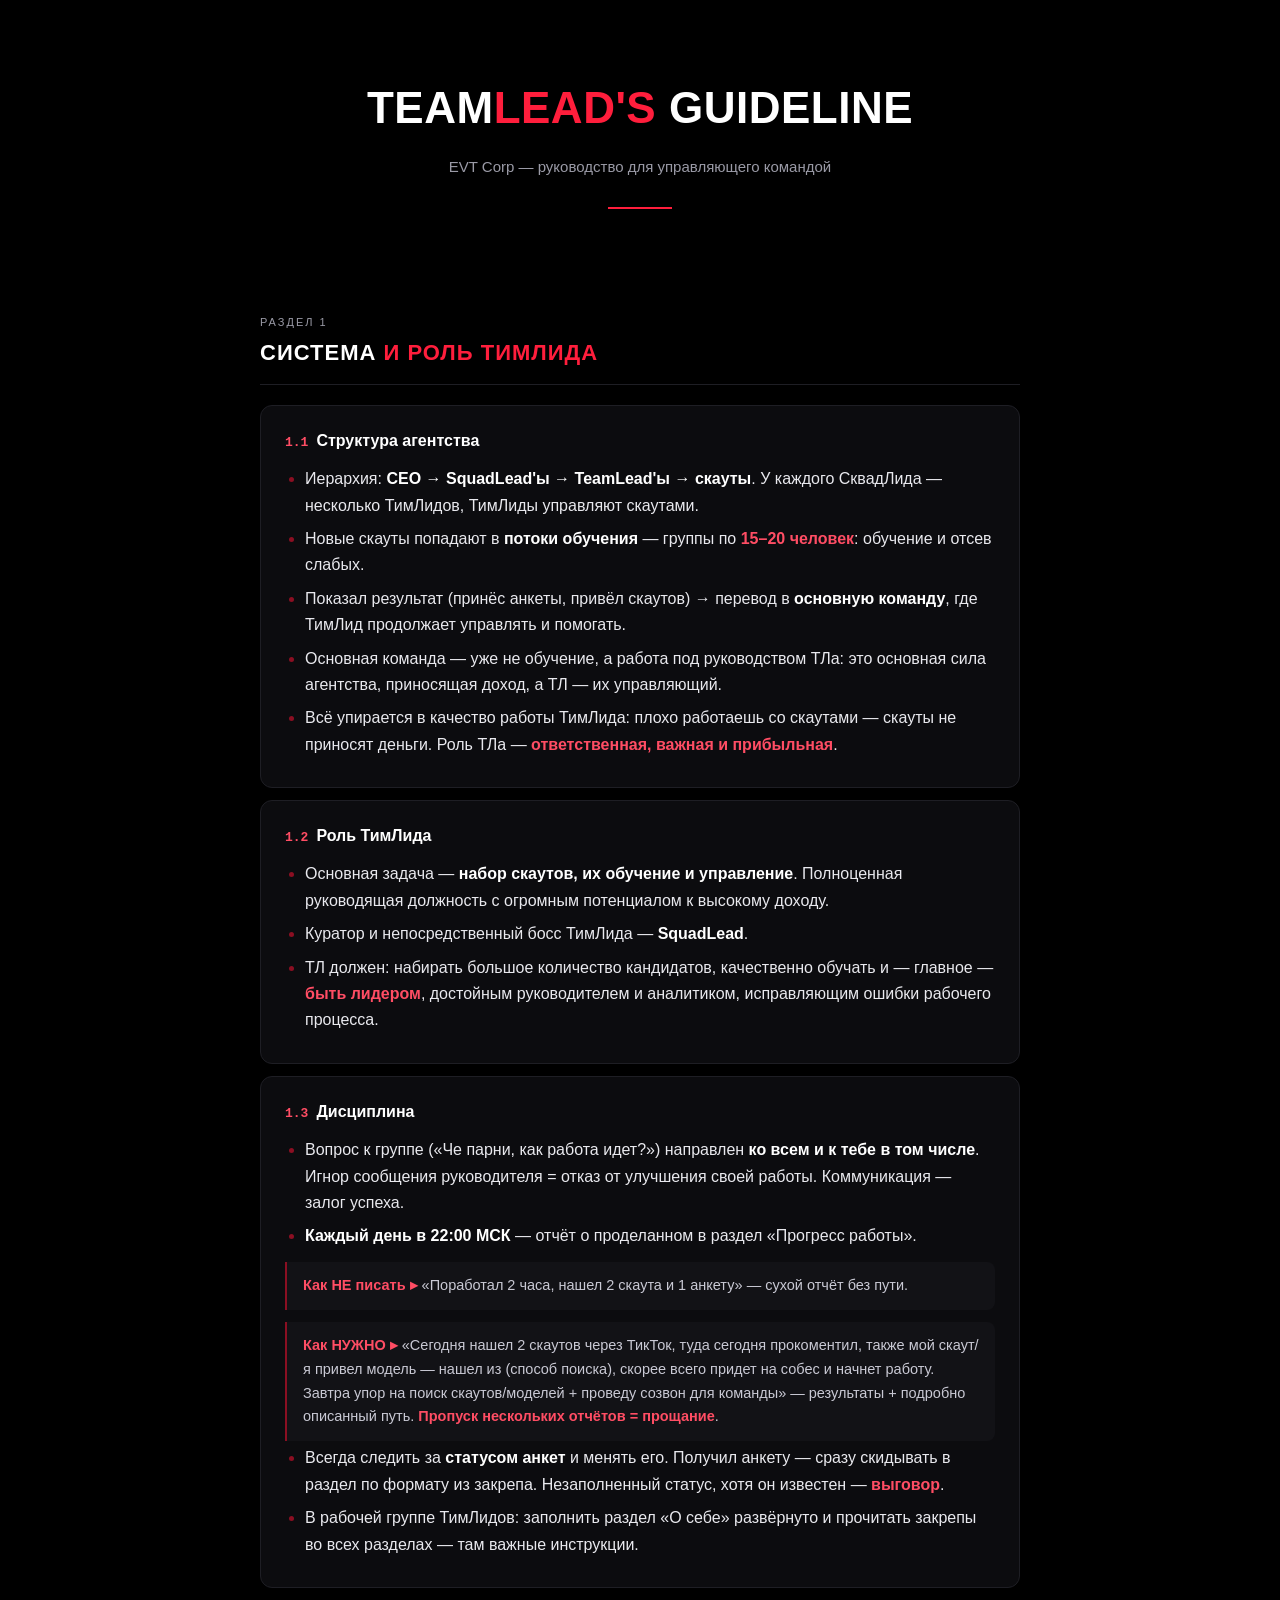
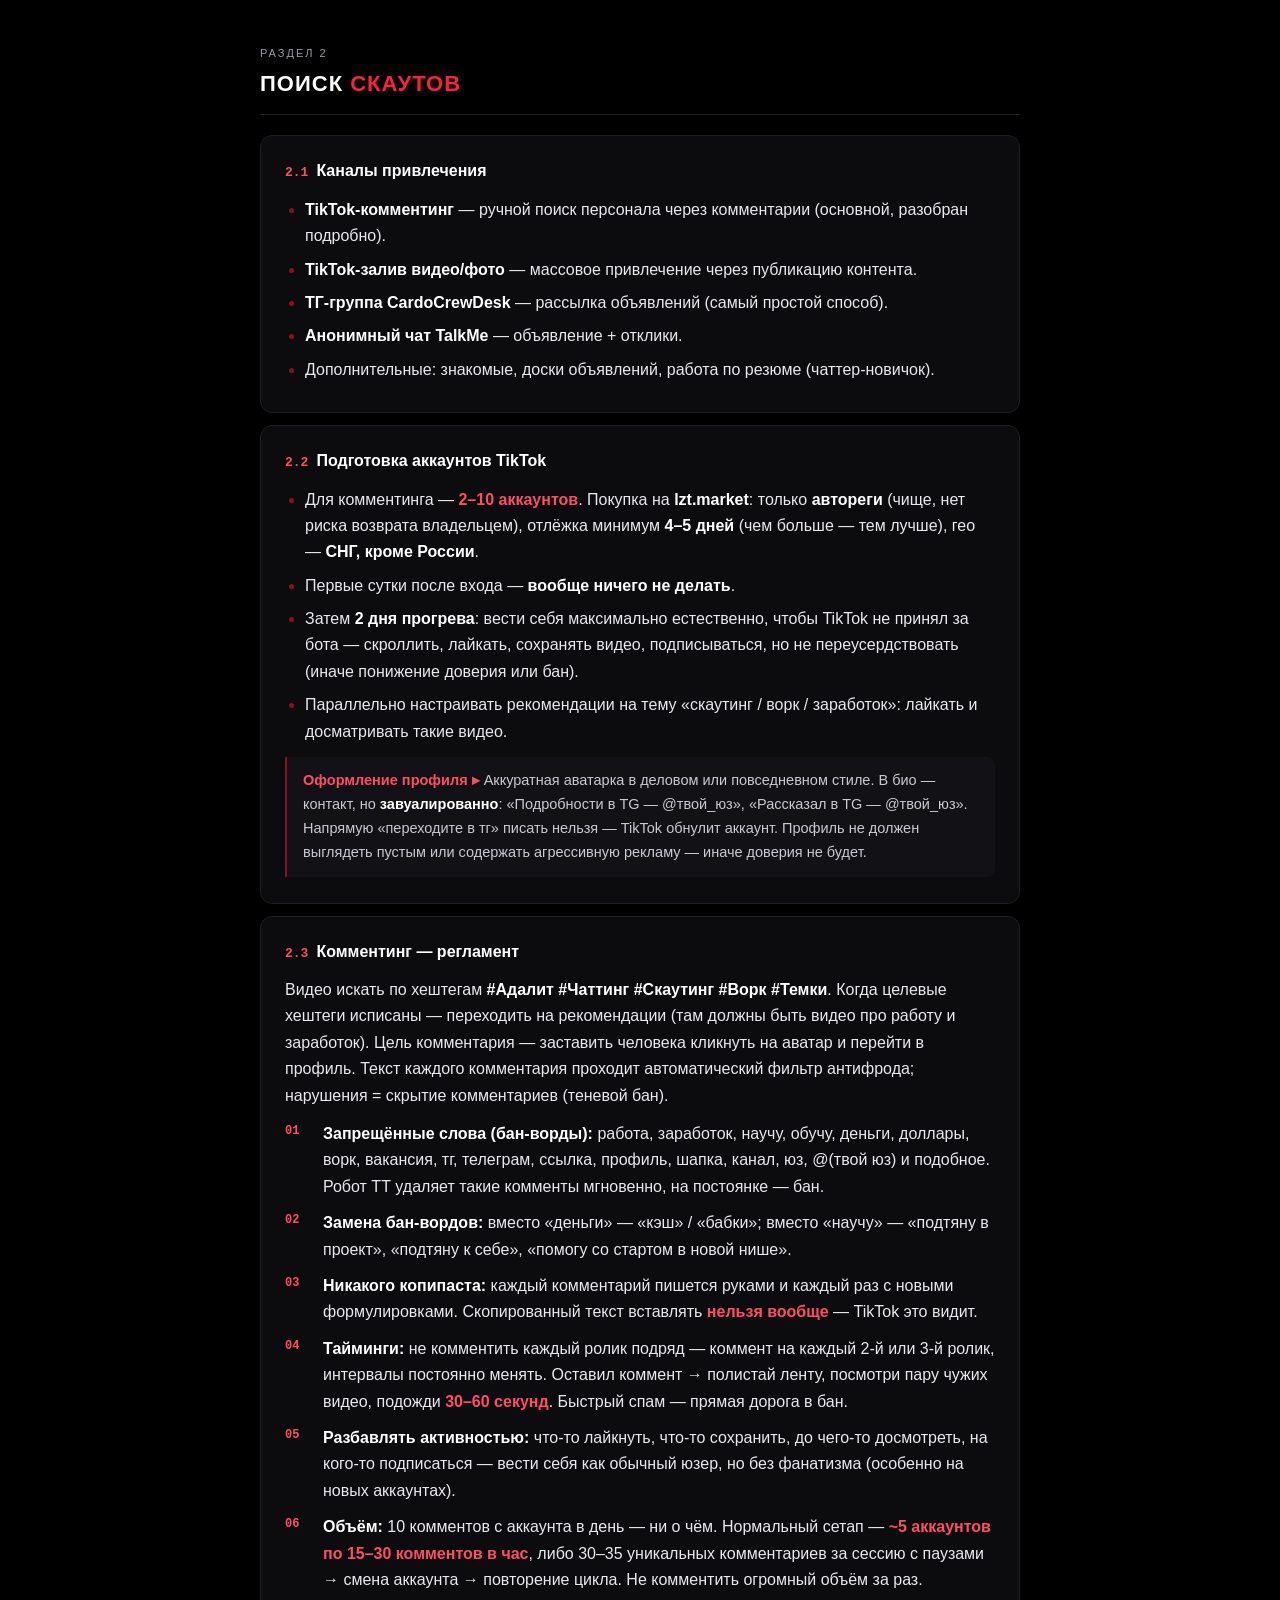
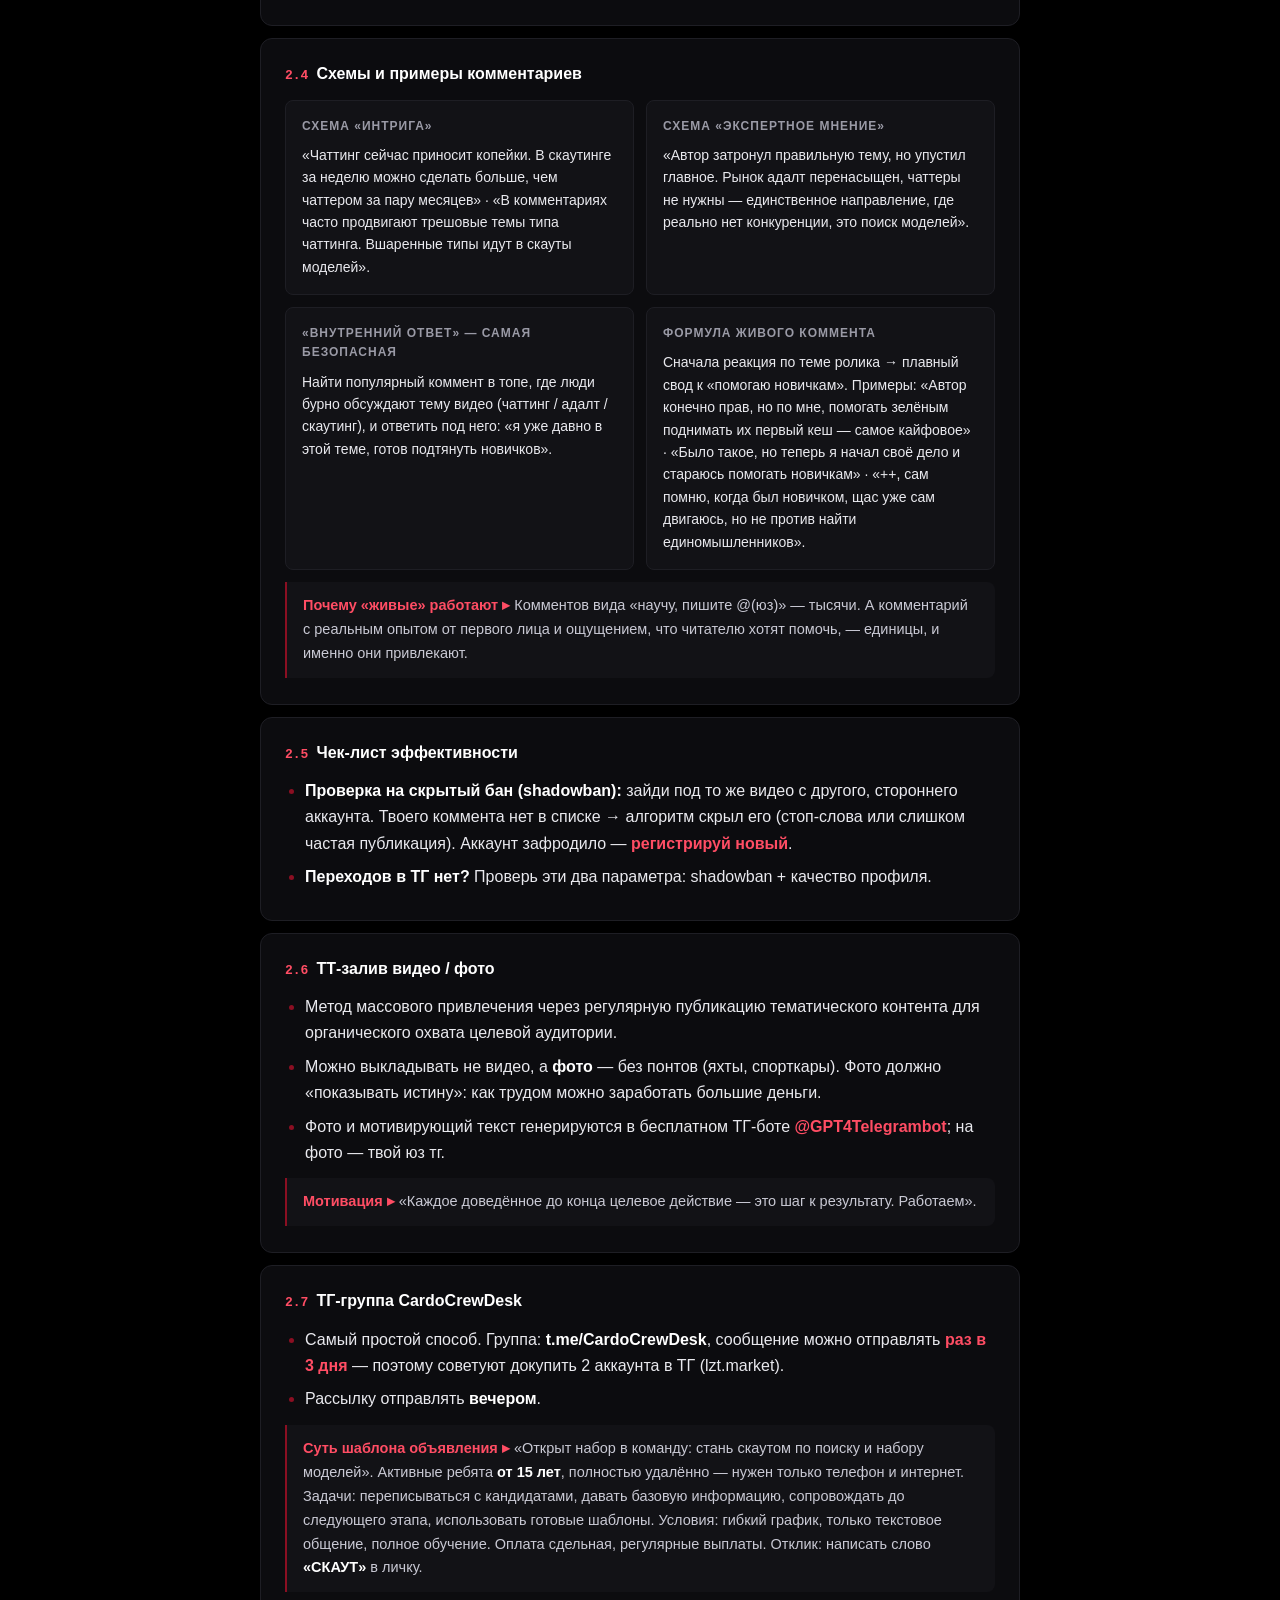
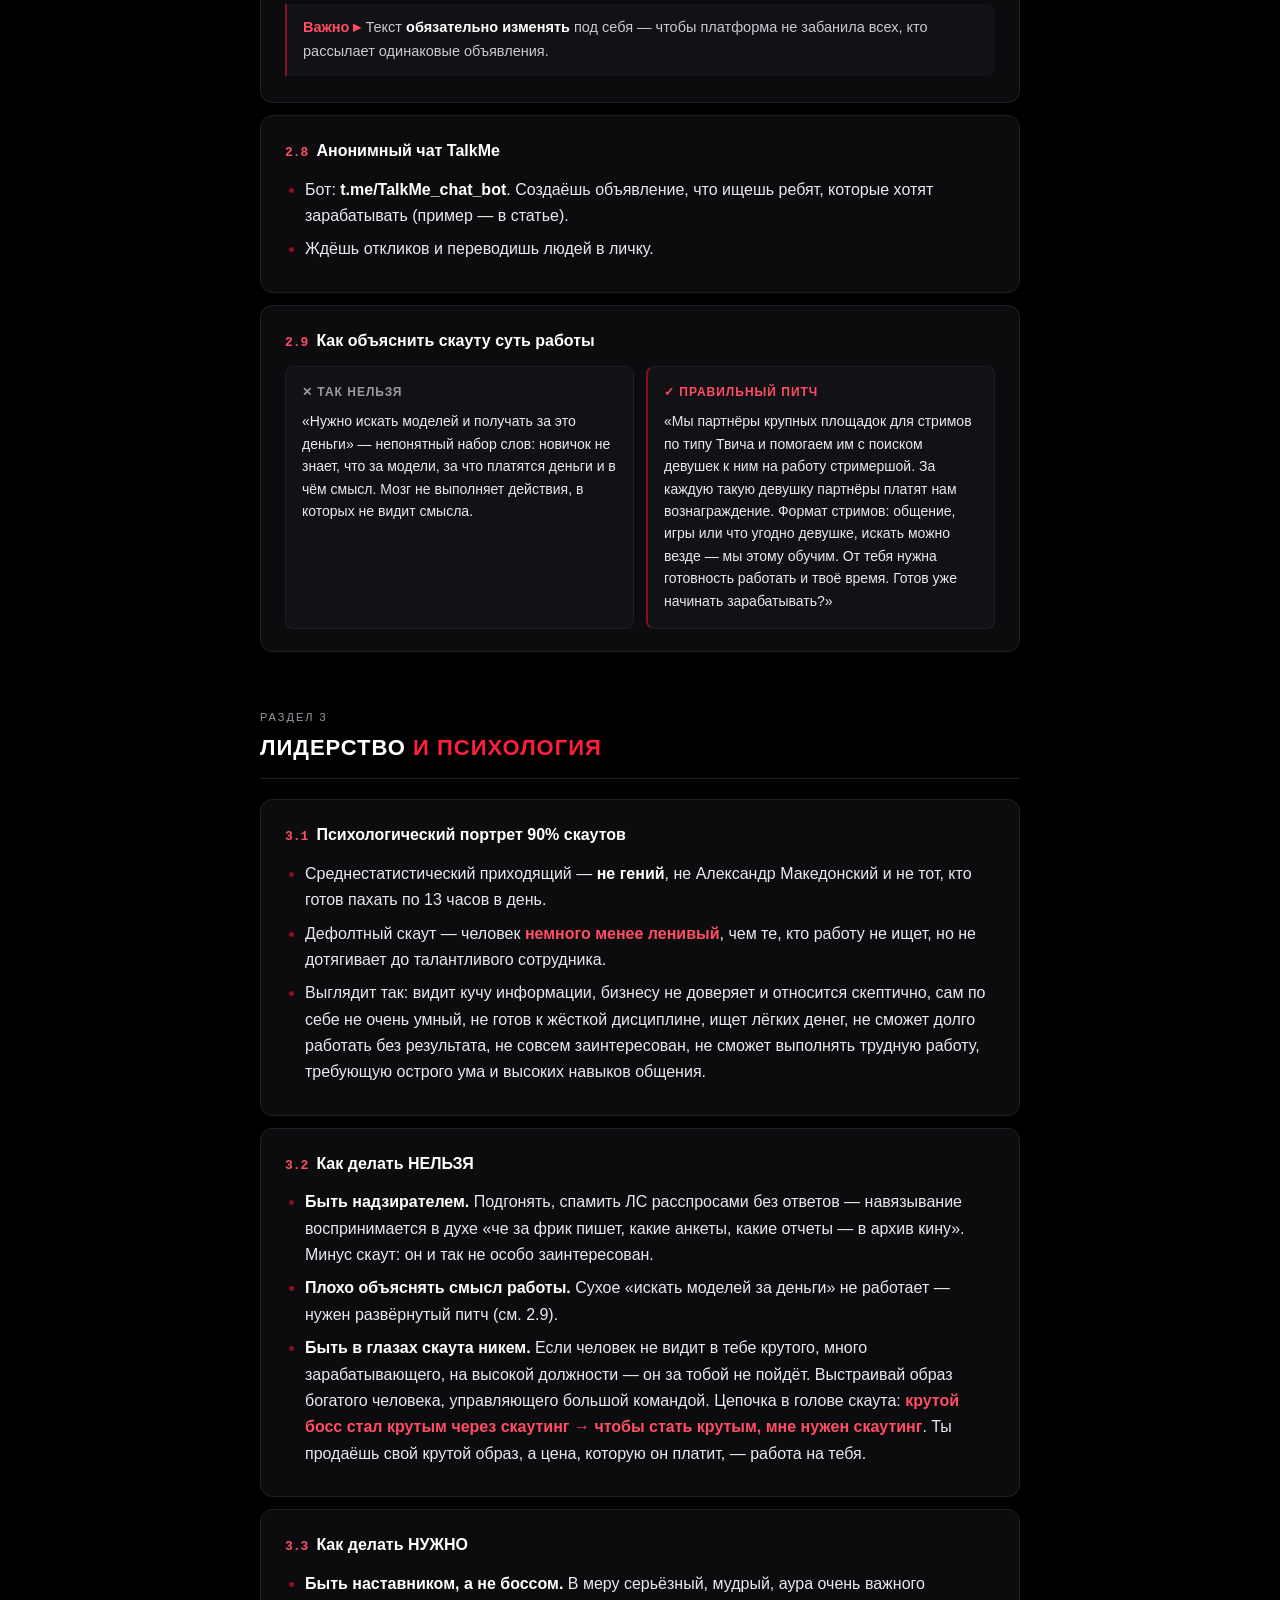
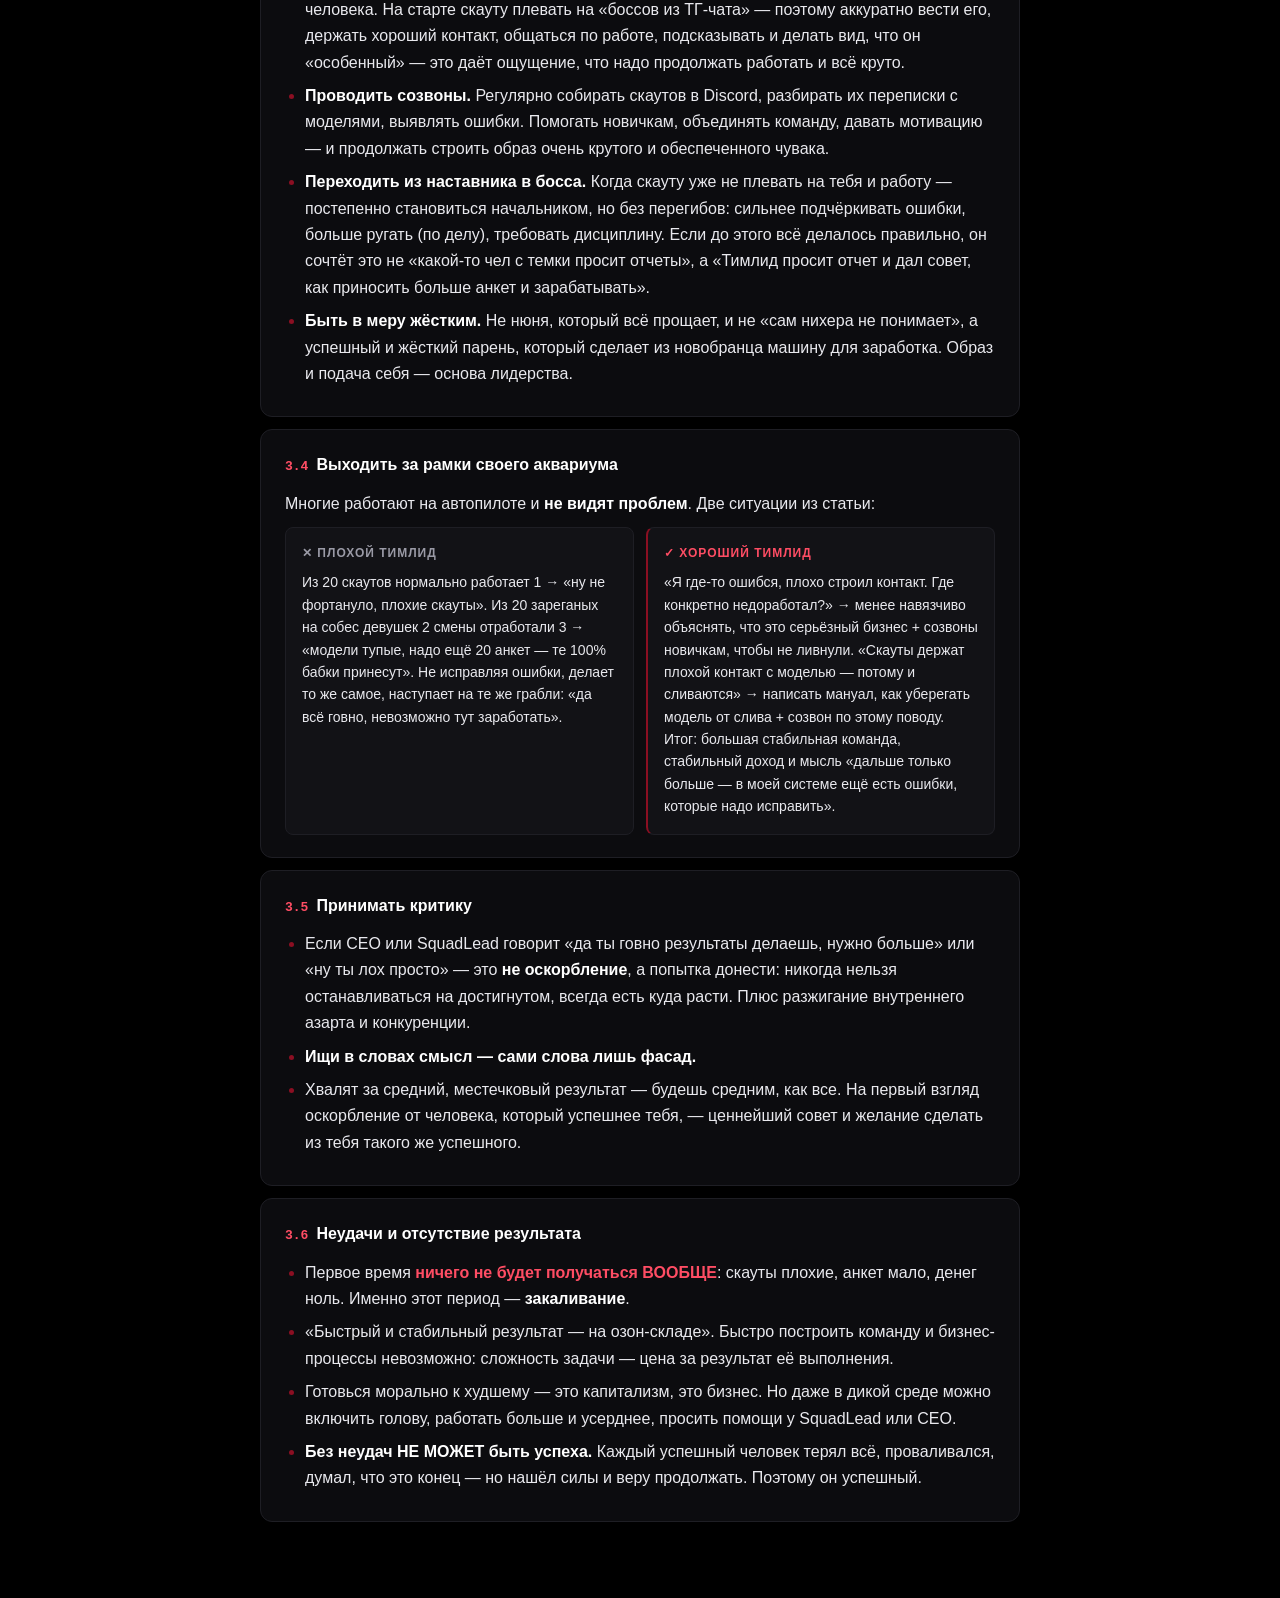
<file: TeamLead-guide/index.html>
<!DOCTYPE html>
<html lang="ru">
<head>
<meta charset="UTF-8">
<meta name="viewport" content="width=device-width, initial-scale=1.0">
<meta name="color-scheme" content="dark">
<title>TeamLead's Guideline — конспект</title>
<style>
  :root {
    --bg: #000000;
    --surface: #0c0c0f;
    --surface-2: #121216;
    --red: #ff1e3c;
    --red-soft: #ff4d64;
    --red-dim: #8b0f22;
    --text: #e9e9ee;
    --muted: #9a9aa6;
    --line: #1e1e24;
    --radius: 12px;
    --radius-sm: 8px;
  }
  * { margin: 0; padding: 0; box-sizing: border-box; }
  html { scroll-behavior: smooth; }
  body {
    background: var(--bg);
    color: var(--text);
    font-family: "Segoe UI", Roboto, Arial, sans-serif;
    line-height: 1.65;
    padding: 0 16px 64px;
  }
  .wrap { max-width: 760px; margin: 0 auto; }

  /* progress */
  #progress {
    position: fixed; top: 0; left: 0;
    height: 2px; width: 0%;
    background: var(--red);
    z-index: 10;
    transition: width .1s linear;
  }

  /* header */
  header { text-align: center; padding: 72px 0 48px; }
  h1 {
    font-size: clamp(30px, 5vw, 44px);
    font-weight: 800;
    letter-spacing: .5px;
    text-transform: uppercase;
    color: #fff;
  }
  h1 .r { color: var(--red); }
  .sub { color: var(--muted); font-size: 15px; margin-top: 10px; }
  .divider {
    width: 64px; height: 2px;
    margin: 28px auto 0;
    background: var(--red);
  }

  /* stats */
  .stats {
    display: grid;
    grid-template-columns: repeat(3, 1fr);
    gap: 12px;
    margin-bottom: 48px;
  }
  .stats > div {
    background: var(--surface);
    border: 1px solid var(--line);
    border-radius: var(--radius-sm);
    padding: 20px 12px;
    text-align: center;
  }
  .stats .num {
    font-size: 26px;
    font-weight: 800;
    color: var(--red-soft);
    font-variant-numeric: tabular-nums;
    white-space: nowrap;
  }
  .stats .cap {
    font-size: 12px;
    color: var(--muted);
    margin-top: 6px;
    line-height: 1.4;
  }

  /* part header */
  .part {
    margin: 56px 0 20px;
    padding-bottom: 12px;
    border-bottom: 1px solid var(--line);
  }
  .part .lbl {
    display: block;
    font-size: 11px;
    color: var(--muted);
    letter-spacing: 2px;
    text-transform: uppercase;
    margin-bottom: 4px;
  }
  .part h2 {
    font-size: 22px;
    font-weight: 800;
    text-transform: uppercase;
    letter-spacing: 1px;
    color: #fff;
  }
  .part h2 .r { color: var(--red); }

  /* card */
  .card {
    background: var(--surface);
    border: 1px solid var(--line);
    border-radius: var(--radius);
    padding: 22px 24px;
    margin-bottom: 12px;
    transition: border-color .2s ease;
  }
  .card:hover { border-color: #2e2e38; }
  .card h3 {
    font-size: 16px;
    font-weight: 700;
    margin-bottom: 12px;
    color: #fff;
  }
  .card h3 .idx {
    color: var(--red-soft);
    font-family: Consolas, monospace;
    font-size: 13px;
    margin-right: 8px;
  }
  ul { padding-left: 20px; }
  li { margin-bottom: 7px; }
  li::marker { color: var(--red-dim); }
  b { color: #fff; }
  .r { color: var(--red-soft); font-weight: 600; }

  /* quote */
  .quote {
    border-left: 2px solid var(--red-dim);
    background: var(--surface-2);
    padding: 12px 16px;
    border-radius: 0 var(--radius-sm) var(--radius-sm) 0;
    color: #c9c9d4;
    margin: 12px 0 4px;
    font-size: 14.5px;
  }
  .quote .qt { color: var(--red-soft); font-weight: 700; font-style: normal; }

  /* money */
  .money {
    display: grid;
    grid-template-columns: repeat(auto-fit, minmax(170px, 1fr));
    gap: 12px;
  }
  .money > div {
    background: var(--surface-2);
    border: 1px solid var(--line);
    border-radius: var(--radius-sm);
    padding: 18px 14px;
    text-align: center;
  }
  .money .sum {
    font-size: 28px;
    font-weight: 800;
    color: var(--red-soft);
    font-variant-numeric: tabular-nums;
    white-space: nowrap;
  }
  .money .lbl { font-size: 12.5px; color: var(--muted); margin-top: 6px; line-height: 1.45; }

  /* two-column compare */
  .vs {
    display: grid;
    grid-template-columns: 1fr 1fr;
    gap: 12px;
    margin-top: 10px;
  }
  .vs > div {
    background: var(--surface-2);
    border: 1px solid var(--line);
    border-radius: var(--radius-sm);
    padding: 16px;
    font-size: 14px;
    line-height: 1.6;
  }
  .vs .who {
    font-weight: 700;
    margin-bottom: 8px;
    letter-spacing: 1px;
    text-transform: uppercase;
    font-size: 12px;
    color: var(--muted);
  }
  .vs .good { border-left: 2px solid var(--red-dim); }
  .vs .good .who { color: var(--red-soft); }

  /* numbered steps */
  .steps { counter-reset: step; list-style: none; padding-left: 0; }
  .steps li {
    list-style: none;
    counter-increment: step;
    position: relative;
    padding-left: 38px;
    margin-bottom: 10px;
  }
  .steps li::before {
    content: counter(step, decimal-leading-zero);
    position: absolute;
    left: 0; top: 1px;
    font-family: Consolas, monospace;
    font-size: 12px;
    font-weight: 700;
    color: var(--red-soft);
  }

  footer {
    text-align: center;
    color: var(--muted);
    font-size: 13px;
    margin-top: 64px;
    padding-top: 24px;
    border-top: 1px solid var(--line);
  }

  /* reveal */
  .js .reveal { opacity: 0; transform: translateY(16px); transition: opacity .5s ease, transform .5s ease; }
  .js .reveal.on { opacity: 1; transform: none; }

  :focus-visible { outline: 2px solid var(--red); outline-offset: 2px; }
  @media (prefers-reduced-motion: reduce) {
    *, *::before, *::after { animation: none !important; transition: none !important; }
    .reveal { opacity: 1; transform: none; }
  }
  @media (max-width: 620px) {
    .vs { grid-template-columns: 1fr; }
    .stats { grid-template-columns: 1fr; }
    .card { padding: 18px; }
  }
</style>
</head>
<body>

<div id="progress"></div>

<div class="wrap">

<header>
  <h1>Team<span class="r">Lead's</span> Guideline</h1>
  <div class="sub">EVT Corp — руководство для управляющего командой</div>
  <div class="divider"></div>
</header>

<!-- ============ ЧАСТЬ 1 ============ -->
<div class="part reveal">
  <span class="lbl">Раздел 1</span>
  <h2>Система <span class="r">и роль ТимЛида</span></h2>
</div>

<div class="card reveal">
  <h3><span class="idx">1.1</span>Структура агентства</h3>
  <ul>
    <li>Иерархия: <b>CEO → SquadLead'ы → TeamLead'ы → скауты</b>. У каждого СквадЛида — несколько ТимЛидов, ТимЛиды управляют скаутами.</li>
    <li>Новые скауты попадают в <b>потоки обучения</b> — группы по <span class="r">15–20 человек</span>: обучение и отсев слабых.</li>
    <li>Показал результат (принёс анкеты, привёл скаутов) → перевод в <b>основную команду</b>, где ТимЛид продолжает управлять и помогать.</li>
    <li>Основная команда — уже не обучение, а работа под руководством ТЛа: это основная сила агентства, приносящая доход, а ТЛ — их управляющий.</li>
    <li>Всё упирается в качество работы ТимЛида: плохо работаешь со скаутами — скауты не приносят деньги. Роль ТЛа — <span class="r">ответственная, важная и прибыльная</span>.</li>
  </ul>
</div>

<div class="card reveal">
  <h3><span class="idx">1.2</span>Роль ТимЛида</h3>
  <ul>
    <li>Основная задача — <b>набор скаутов, их обучение и управление</b>. Полноценная руководящая должность с огромным потенциалом к высокому доходу.</li>
    <li>Куратор и непосредственный босс ТимЛида — <b>SquadLead</b>.</li>
    <li>ТЛ должен: набирать большое количество кандидатов, качественно обучать и — главное — <span class="r">быть лидером</span>, достойным руководителем и аналитиком, исправляющим ошибки рабочего процесса.</li>
  </ul>
</div>

<div class="card reveal">
  <h3><span class="idx">1.3</span>Дисциплина</h3>
  <ul>
    <li>Вопрос к группе («Че парни, как работа идет?») направлен <b>ко всем и к тебе в том числе</b>. Игнор сообщения руководителя = отказ от улучшения своей работы. Коммуникация — залог успеха.</li>
    <li><b>Каждый день в 22:00 МСК</b> — отчёт о проделанном в раздел «Прогресс работы».</li>
  </ul>
  <div class="quote"><span class="qt">Как НЕ писать ▸</span> «Поработал 2 часа, нашел 2 скаута и 1 анкету» — сухой отчёт без пути.</div>
  <div class="quote"><span class="qt">Как НУЖНО ▸</span> «Сегодня нашел 2 скаутов через ТикТок, туда сегодня прокоментил, также мой скаут/я привел модель — нашел из (способ поиска), скорее всего придет на собес и начнет работу. Завтра упор на поиск скаутов/моделей + проведу созвон для команды» — результаты + подробно описанный путь. <span class="r">Пропуск нескольких отчётов = прощание</span>.</div>
  <ul>
    <li>Всегда следить за <b>статусом анкет</b> и менять его. Получил анкету — сразу скидывать в раздел по формату из закрепа. Незаполненный статус, хотя он известен — <span class="r">выговор</span>.</li>
    <li>В рабочей группе ТимЛидов: заполнить раздел «О себе» развёрнуто и прочитать закрепы во всех разделах — там важные инструкции.</li>
  </ul>
</div>

<!-- ============ ЧАСТЬ 2 ============ -->
<div class="part reveal">
  <span class="lbl">Раздел 2</span>
  <h2>Поиск <span class="r">скаутов</span></h2>
</div>

<div class="card reveal">
  <h3><span class="idx">2.1</span>Каналы привлечения</h3>
  <ul>
    <li><b>TikTok-комментинг</b> — ручной поиск персонала через комментарии (основной, разобран подробно).</li>
    <li><b>TikTok-залив видео/фото</b> — массовое привлечение через публикацию контента.</li>
    <li><b>ТГ-группа CardoCrewDesk</b> — рассылка объявлений (самый простой способ).</li>
    <li><b>Анонимный чат TalkMe</b> — объявление + отклики.</li>
    <li>Дополнительные: знакомые, доски объявлений, работа по резюме (чаттер-новичок).</li>
  </ul>
</div>

<div class="card reveal">
  <h3><span class="idx">2.2</span>Подготовка аккаунтов TikTok</h3>
  <ul>
    <li>Для комментинга — <span class="r">2–10 аккаунтов</span>. Покупка на <b>lzt.market</b>: только <b>автореги</b> (чище, нет риска возврата владельцем), отлёжка минимум <b>4–5 дней</b> (чем больше — тем лучше), гео — <b>СНГ, кроме России</b>.</li>
    <li>Первые сутки после входа — <b>вообще ничего не делать</b>.</li>
    <li>Затем <b>2 дня прогрева</b>: вести себя максимально естественно, чтобы TikTok не принял за бота — скроллить, лайкать, сохранять видео, подписываться, но не переусердствовать (иначе понижение доверия или бан).</li>
    <li>Параллельно настраивать рекомендации на тему «скаутинг / ворк / заработок»: лайкать и досматривать такие видео.</li>
  </ul>
  <div class="quote"><span class="qt">Оформление профиля ▸</span> Аккуратная аватарка в деловом или повседневном стиле. В био — контакт, но <b>завуалированно</b>: «Подробности в TG — @твой_юз», «Рассказал в TG — @твой_юз». Напрямую «переходите в тг» писать нельзя — TikTok обнулит аккаунт. Профиль не должен выглядеть пустым или содержать агрессивную рекламу — иначе доверия не будет.</div>
</div>

<div class="card reveal">
  <h3><span class="idx">2.3</span>Комментинг — регламент</h3>
  <p>Видео искать по хештегам <b>#Адалит #Чаттинг #Скаутинг #Ворк #Темки</b>. Когда целевые хештеги исписаны — переходить на рекомендации (там должны быть видео про работу и заработок). Цель комментария — заставить человека кликнуть на аватар и перейти в профиль. Текст каждого комментария проходит автоматический фильтр антифрода; нарушения = скрытие комментариев (теневой бан).</p>
  <ul class="steps" style="margin-top:12px">
    <li><b>Запрещённые слова (бан-ворды):</b> работа, заработок, научу, обучу, деньги, доллары, ворк, вакансия, тг, телеграм, ссылка, профиль, шапка, канал, юз, @(твой юз) и подобное. Робот ТТ удаляет такие комменты мгновенно, на постоянке — бан.</li>
    <li><b>Замена бан-вордов:</b> вместо «деньги» — «кэш» / «бабки»; вместо «научу» — «подтяну в проект», «подтяну к себе», «помогу со стартом в новой нише».</li>
    <li><b>Никакого копипаста:</b> каждый комментарий пишется руками и каждый раз с новыми формулировками. Скопированный текст вставлять <span class="r">нельзя вообще</span> — TikTok это видит.</li>
    <li><b>Тайминги:</b> не комментить каждый ролик подряд — коммент на каждый 2-й или 3-й ролик, интервалы постоянно менять. Оставил коммент → полистай ленту, посмотри пару чужих видео, подожди <span class="r">30–60 секунд</span>. Быстрый спам — прямая дорога в бан.</li>
    <li><b>Разбавлять активностью:</b> что-то лайкнуть, что-то сохранить, до чего-то досмотреть, на кого-то подписаться — вести себя как обычный юзер, но без фанатизма (особенно на новых аккаунтах).</li>
    <li><b>Объём:</b> 10 комментов с аккаунта в день — ни о чём. Нормальный сетап — <span class="r">~5 аккаунтов по 15–30 комментов в час</span>, либо 30–35 уникальных комментариев за сессию с паузами → смена аккаунта → повторение цикла. Не комментить огромный объём за раз.</li>
  </ul>
</div>

<div class="card reveal">
  <h3><span class="idx">2.4</span>Схемы и примеры комментариев</h3>
  <div class="vs">
    <div><div class="who">Схема «Интрига»</div>«Чаттинг сейчас приносит копейки. В скаутинге за неделю можно сделать больше, чем чаттером за пару месяцев» · «В комментариях часто продвигают трешовые темы типа чаттинга. Вшаренные типы идут в скауты моделей».</div>
    <div><div class="who">Схема «Экспертное мнение»</div>«Автор затронул правильную тему, но упустил главное. Рынок адалт перенасыщен, чаттеры не нужны — единственное направление, где реально нет конкуренции, это поиск моделей».</div>
    <div><div class="who">«Внутренний ответ» — самая безопасная</div>Найти популярный коммент в топе, где люди бурно обсуждают тему видео (чаттинг / адалт / скаутинг), и ответить под него: «я уже давно в этой теме, готов подтянуть новичков».</div>
    <div><div class="who">Формула живого коммента</div>Сначала реакция по теме ролика → плавный свод к «помогаю новичкам». Примеры: «Автор конечно прав, но по мне, помогать зелёным поднимать их первый кеш — самое кайфовое» · «Было такое, но теперь я начал своё дело и стараюсь помогать новичкам» · «++, сам помню, когда был новичком, щас уже сам двигаюсь, но не против найти единомышленников».</div>
  </div>
  <div class="quote"><span class="qt">Почему «живые» работают ▸</span> Комментов вида «научу, пишите @(юз)» — тысячи. А комментарий с реальным опытом от первого лица и ощущением, что читателю хотят помочь, — единицы, и именно они привлекают.</div>
</div>

<div class="card reveal">
  <h3><span class="idx">2.5</span>Чек-лист эффективности</h3>
  <ul>
    <li><b>Проверка на скрытый бан (shadowban):</b> зайди под то же видео с другого, стороннего аккаунта. Твоего коммента нет в списке → алгоритм скрыл его (стоп-слова или слишком частая публикация). Аккаунт зафродило — <span class="r">регистрируй новый</span>.</li>
    <li><b>Переходов в ТГ нет?</b> Проверь эти два параметра: shadowban + качество профиля.</li>
  </ul>
</div>

<div class="card reveal">
  <h3><span class="idx">2.6</span>ТТ-залив видео / фото</h3>
  <ul>
    <li>Метод массового привлечения через регулярную публикацию тематического контента для органического охвата целевой аудитории.</li>
    <li>Можно выкладывать не видео, а <b>фото</b> — без понтов (яхты, спорткары). Фото должно «показывать истину»: как трудом можно заработать большие деньги.</li>
    <li>Фото и мотивирующий текст генерируются в бесплатном ТГ-боте <span class="r">@GPT4Telegrambot</span>; на фото — твой юз тг.</li>
  </ul>
  <div class="quote"><span class="qt">Мотивация ▸</span> «Каждое доведённое до конца целевое действие — это шаг к результату. Работаем».</div>
</div>

<div class="card reveal">
  <h3><span class="idx">2.7</span>ТГ-группа CardoCrewDesk</h3>
  <ul>
    <li>Самый простой способ. Группа: <b>t.me/CardoCrewDesk</b>, сообщение можно отправлять <span class="r">раз в 3 дня</span> — поэтому советуют докупить 2 аккаунта в ТГ (lzt.market).</li>
    <li>Рассылку отправлять <b>вечером</b>.</li>
  </ul>
  <div class="quote"><span class="qt">Суть шаблона объявления ▸</span> «Открыт набор в команду: стань скаутом по поиску и набору моделей». Активные ребята <b>от 15 лет</b>, полностью удалённо — нужен только телефон и интернет. Задачи: переписываться с кандидатами, давать базовую информацию, сопровождать до следующего этапа, использовать готовые шаблоны. Условия: гибкий график, только текстовое общение, полное обучение. Оплата сдельная, регулярные выплаты. Отклик: написать слово <b>«СКАУТ»</b> в личку.</div>
  <div class="quote"><span class="qt">Важно ▸</span> Текст <b>обязательно изменять</b> под себя — чтобы платформа не забанила всех, кто рассылает одинаковые объявления.</div>
</div>

<div class="card reveal">
  <h3><span class="idx">2.8</span>Анонимный чат TalkMe</h3>
  <ul>
    <li>Бот: <b>t.me/TalkMe_chat_bot</b>. Создаёшь объявление, что ищешь ребят, которые хотят зарабатывать (пример — в статье).</li>
    <li>Ждёшь откликов и переводишь людей в личку.</li>
  </ul>
</div>

<div class="card reveal">
  <h3><span class="idx">2.9</span>Как объяснить скауту суть работы</h3>
  <div class="vs">
    <div><div class="who">✕ Так нельзя</div>«Нужно искать моделей и получать за это деньги» — непонятный набор слов: новичок не знает, что за модели, за что платятся деньги и в чём смысл. Мозг не выполняет действия, в которых не видит смысла.</div>
    <div class="good"><div class="who">✓ Правильный питч</div>«Мы партнёры крупных площадок для стримов по типу Твича и помогаем им с поиском девушек к ним на работу стримершой. За каждую такую девушку партнёры платят нам вознаграждение. Формат стримов: общение, игры или что угодно девушке, искать можно везде — мы этому обучим. От тебя нужна готовность работать и твоё время. Готов уже начинать зарабатывать?»</div>
  </div>
</div>

<!-- ============ ЧАСТЬ 3 ============ -->
<div class="part reveal">
  <span class="lbl">Раздел 3</span>
  <h2>Лидерство <span class="r">и психология</span></h2>
</div>

<div class="card reveal">
  <h3><span class="idx">3.1</span>Психологический портрет 90% скаутов</h3>
  <ul>
    <li>Среднестатистический приходящий — <b>не гений</b>, не Александр Македонский и не тот, кто готов пахать по 13 часов в день.</li>
    <li>Дефолтный скаут — человек <span class="r">немного менее ленивый</span>, чем те, кто работу не ищет, но не дотягивает до талантливого сотрудника.</li>
    <li>Выглядит так: видит кучу информации, бизнесу не доверяет и относится скептично, сам по себе не очень умный, не готов к жёсткой дисциплине, ищет лёгких денег, не сможет долго работать без результата, не совсем заинтересован, не сможет выполнять трудную работу, требующую острого ума и высоких навыков общения.</li>
  </ul>
</div>

<div class="card reveal">
  <h3><span class="idx">3.2</span>Как делать НЕЛЬЗЯ</h3>
  <ul>
    <li><b>Быть надзирателем.</b> Подгонять, спамить ЛС расспросами без ответов — навязывание воспринимается в духе «че за фрик пишет, какие анкеты, какие отчеты — в архив кину». Минус скаут: он и так не особо заинтересован.</li>
    <li><b>Плохо объяснять смысл работы.</b> Сухое «искать моделей за деньги» не работает — нужен развёрнутый питч (см. 2.9).</li>
    <li><b>Быть в глазах скаута никем.</b> Если человек не видит в тебе крутого, много зарабатывающего, на высокой должности — он за тобой не пойдёт. Выстраивай образ богатого человека, управляющего большой командой. Цепочка в голове скаута: <span class="r">крутой босс стал крутым через скаутинг → чтобы стать крутым, мне нужен скаутинг</span>. Ты продаёшь свой крутой образ, а цена, которую он платит, — работа на тебя.</li>
  </ul>
</div>

<div class="card reveal">
  <h3><span class="idx">3.3</span>Как делать НУЖНО</h3>
  <ul>
    <li><b>Быть наставником, а не боссом.</b> В меру серьёзный, мудрый, аура очень важного человека. На старте скауту плевать на «боссов из ТГ-чата» — поэтому аккуратно вести его, держать хороший контакт, общаться по работе, подсказывать и делать вид, что он «особенный» — это даёт ощущение, что надо продолжать работать и всё круто.</li>
    <li><b>Проводить созвоны.</b> Регулярно собирать скаутов в Discord, разбирать их переписки с моделями, выявлять ошибки. Помогать новичкам, объединять команду, давать мотивацию — и продолжать строить образ очень крутого и обеспеченного чувака.</li>
    <li><b>Переходить из наставника в босса.</b> Когда скауту уже не плевать на тебя и работу — постепенно становиться начальником, но без перегибов: сильнее подчёркивать ошибки, больше ругать (по делу), требовать дисциплину. Если до этого всё делалось правильно, он сочтёт это не «какой-то чел с темки просит отчеты», а «Тимлид просит отчет и дал совет, как приносить больше анкет и зарабатывать».</li>
    <li><b>Быть в меру жёстким.</b> Не нюня, который всё прощает, и не «сам нихера не понимает», а успешный и жёсткий парень, который сделает из новобранца машину для заработка. Образ и подача себя — основа лидерства.</li>
  </ul>
</div>

<div class="card reveal">
  <h3><span class="idx">3.4</span>Выходить за рамки своего аквариума</h3>
  <p>Многие работают на автопилоте и <b>не видят проблем</b>. Две ситуации из статьи:</p>
  <div class="vs">
    <div><div class="who">✕ Плохой ТимЛид</div>Из 20 скаутов нормально работает 1 → «ну не фортануло, плохие скауты». Из 20 зареганых на собес девушек 2 смены отработали 3 → «модели тупые, надо ещё 20 анкет — те 100% бабки принесут». Не исправляя ошибки, делает то же самое, наступает на те же грабли: «да всё говно, невозможно тут заработать».</div>
    <div class="good"><div class="who">✓ Хороший ТимЛид</div>«Я где-то ошибся, плохо строил контакт. Где конкретно недоработал?» → менее навязчиво объяснять, что это серьёзный бизнес + созвоны новичкам, чтобы не ливнули. «Скауты держат плохой контакт с моделью — потому и сливаются» → написать мануал, как уберегать модель от слива + созвон по этому поводу. Итог: большая стабильная команда, стабильный доход и мысль «дальше только больше — в моей системе ещё есть ошибки, которые надо исправить».</div>
  </div>
</div>

<div class="card reveal">
  <h3><span class="idx">3.5</span>Принимать критику</h3>
  <ul>
    <li>Если CEO или SquadLead говорит «да ты говно результаты делаешь, нужно больше» или «ну ты лох просто» — это <b>не оскорбление</b>, а попытка донести: никогда нельзя останавливаться на достигнутом, всегда есть куда расти. Плюс разжигание внутреннего азарта и конкуренции.</li>
    <li><b>Ищи в словах смысл — сами слова лишь фасад.</b></li>
    <li>Хвалят за средний, местечковый результат — будешь средним, как все. На первый взгляд оскорбление от человека, который успешнее тебя, — ценнейший совет и желание сделать из тебя такого же успешного.</li>
  </ul>
</div>

<div class="card reveal">
  <h3><span class="idx">3.6</span>Неудачи и отсутствие результата</h3>
  <ul>
    <li>Первое время <span class="r">ничего не будет получаться ВООБЩЕ</span>: скауты плохие, анкет мало, денег ноль. Именно этот период — <b>закаливание</b>.</li>
    <li>«Быстрый и стабильный результат — на озон-складе». Быстро построить команду и бизнес-процессы невозможно: сложность задачи — цена за результат её выполнения.</li>
    <li>Готовься морально к худшему — это капитализм, это бизнес. Но даже в дикой среде можно включить голову, работать больше и усерднее, просить помощи у SquadLead или CEO.</li>
    <li><b>Без неудач НЕ МОЖЕТ быть успеха.</b> Каждый успешный человек терял всё, проваливался, думал, что это конец — но нашёл силы и веру продолжать. Поэтому он успешный.</li>
  </ul>
</div>


</div>

<script>
  document.documentElement.classList.add('js');
  const bar = document.getElementById('progress');
  addEventListener('scroll', () => {
    const h = document.documentElement;
    bar.style.width = (h.scrollTop / (h.scrollHeight - h.clientHeight) * 100) + '%';
  }, { passive: true });

  const io = new IntersectionObserver((entries) => {
    let i = 0;
    entries.forEach(e => {
      if (e.isIntersecting) {
        const el = e.target;
        setTimeout(() => el.classList.add('on'), i * 70);
        i++;
        io.unobserve(el);
      }
    });
  }, { threshold: 0.1 });
  document.querySelectorAll('.reveal').forEach(el => io.observe(el));

  const cio = new IntersectionObserver((entries) => {
    entries.forEach(e => {
      if (!e.isIntersecting) return;
      const el = e.target;
      cio.unobserve(el);
      const target = +el.dataset.count, pre = el.dataset.prefix || '';
      const t0 = performance.now(), dur = 1200;
      (function tick(t) {
        const p = Math.min((t - t0) / dur, 1);
        const eased = 1 - Math.pow(1 - p, 3);
        el.textContent = pre + Math.round(target * eased).toLocaleString('ru-RU');
        if (p < 1) requestAnimationFrame(tick);
      })(t0);
    });
  }, { threshold: 0.5 });
  document.querySelectorAll('[data-count]').forEach(el => cio.observe(el));
</script>

</body>
</html>
</file>
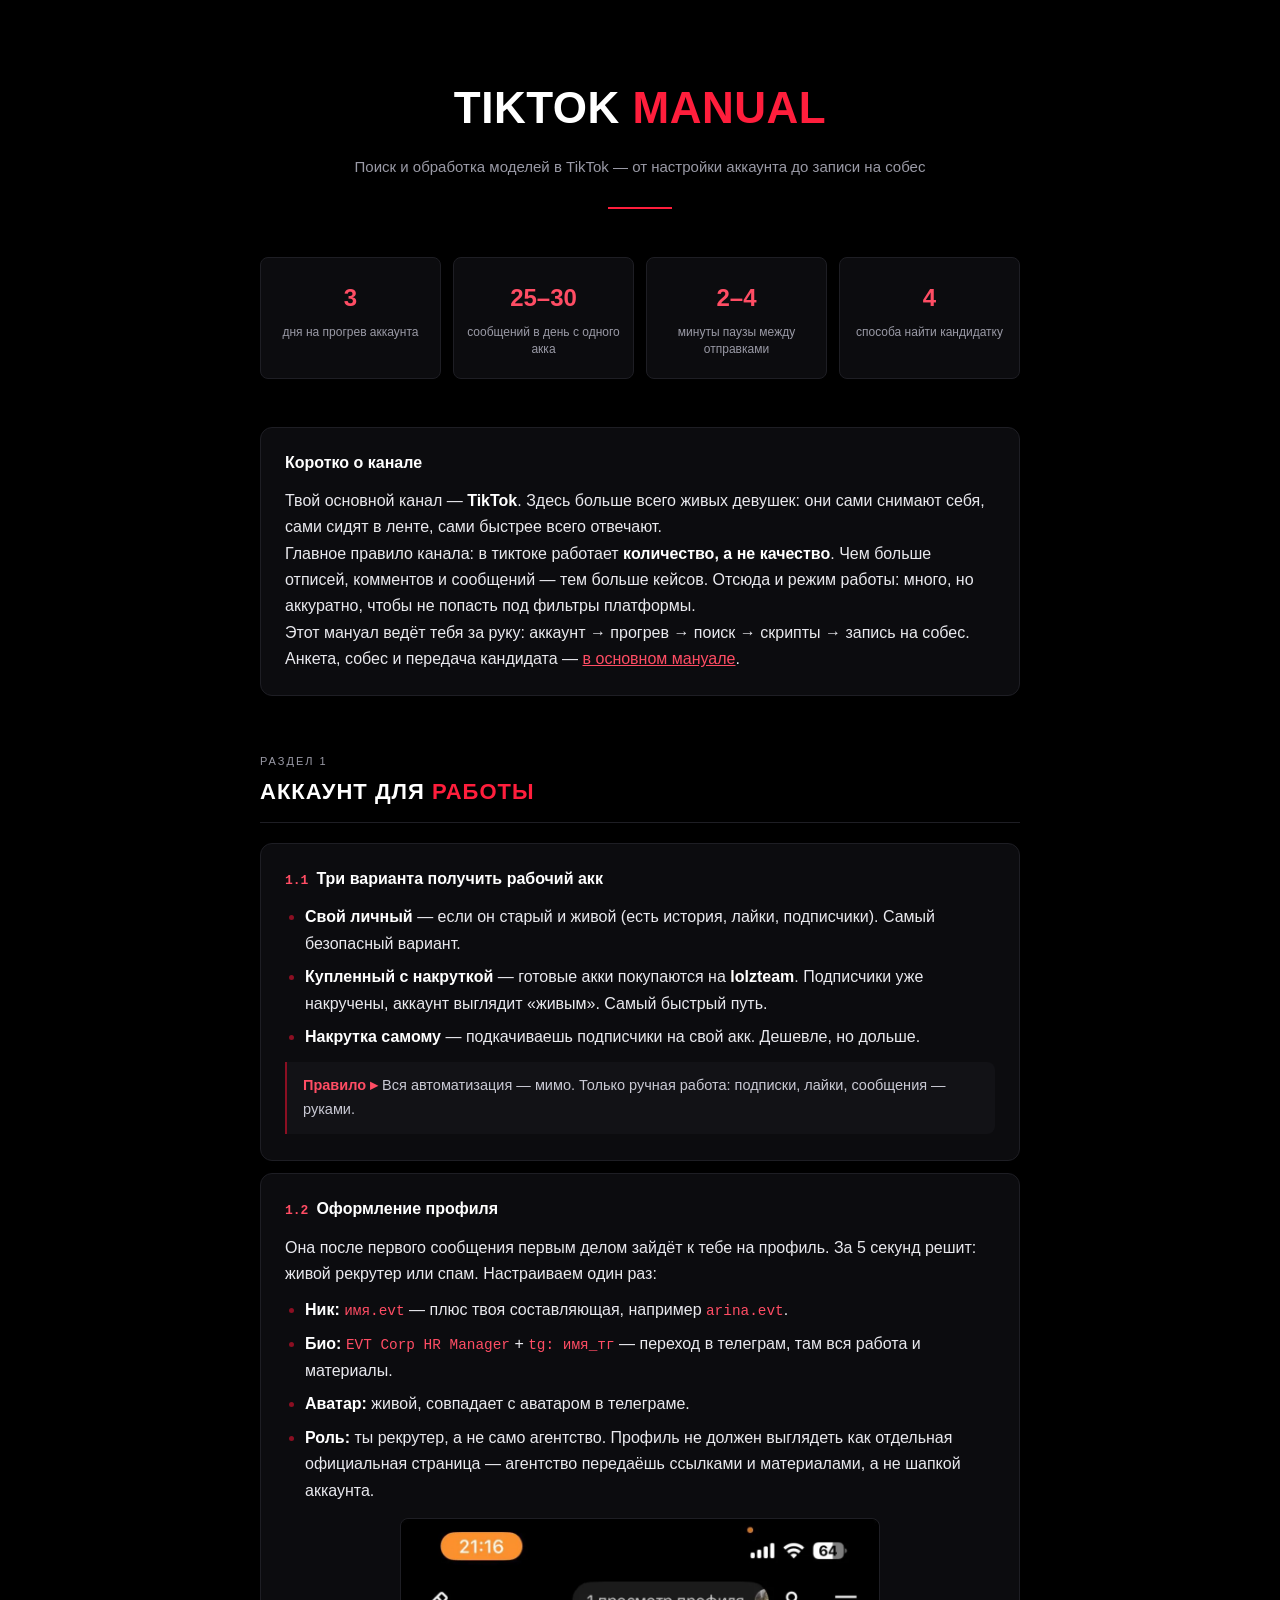
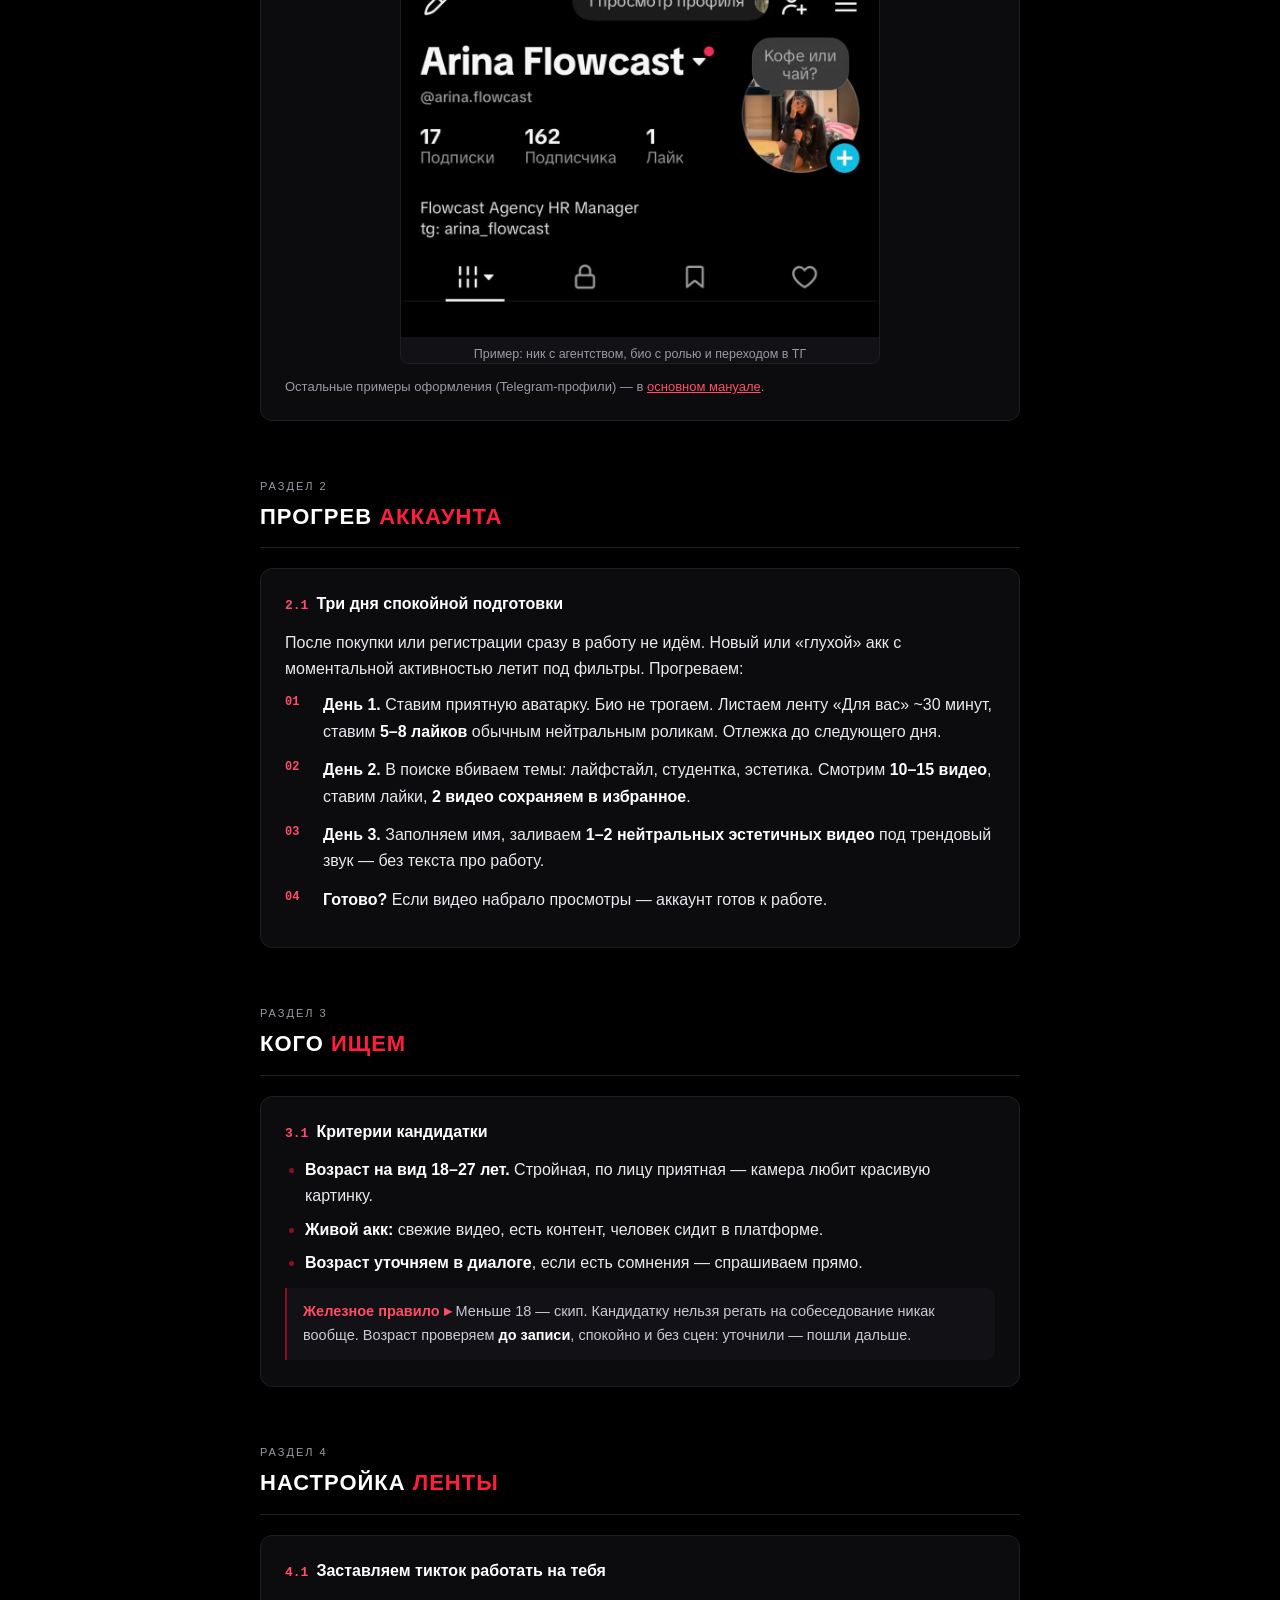
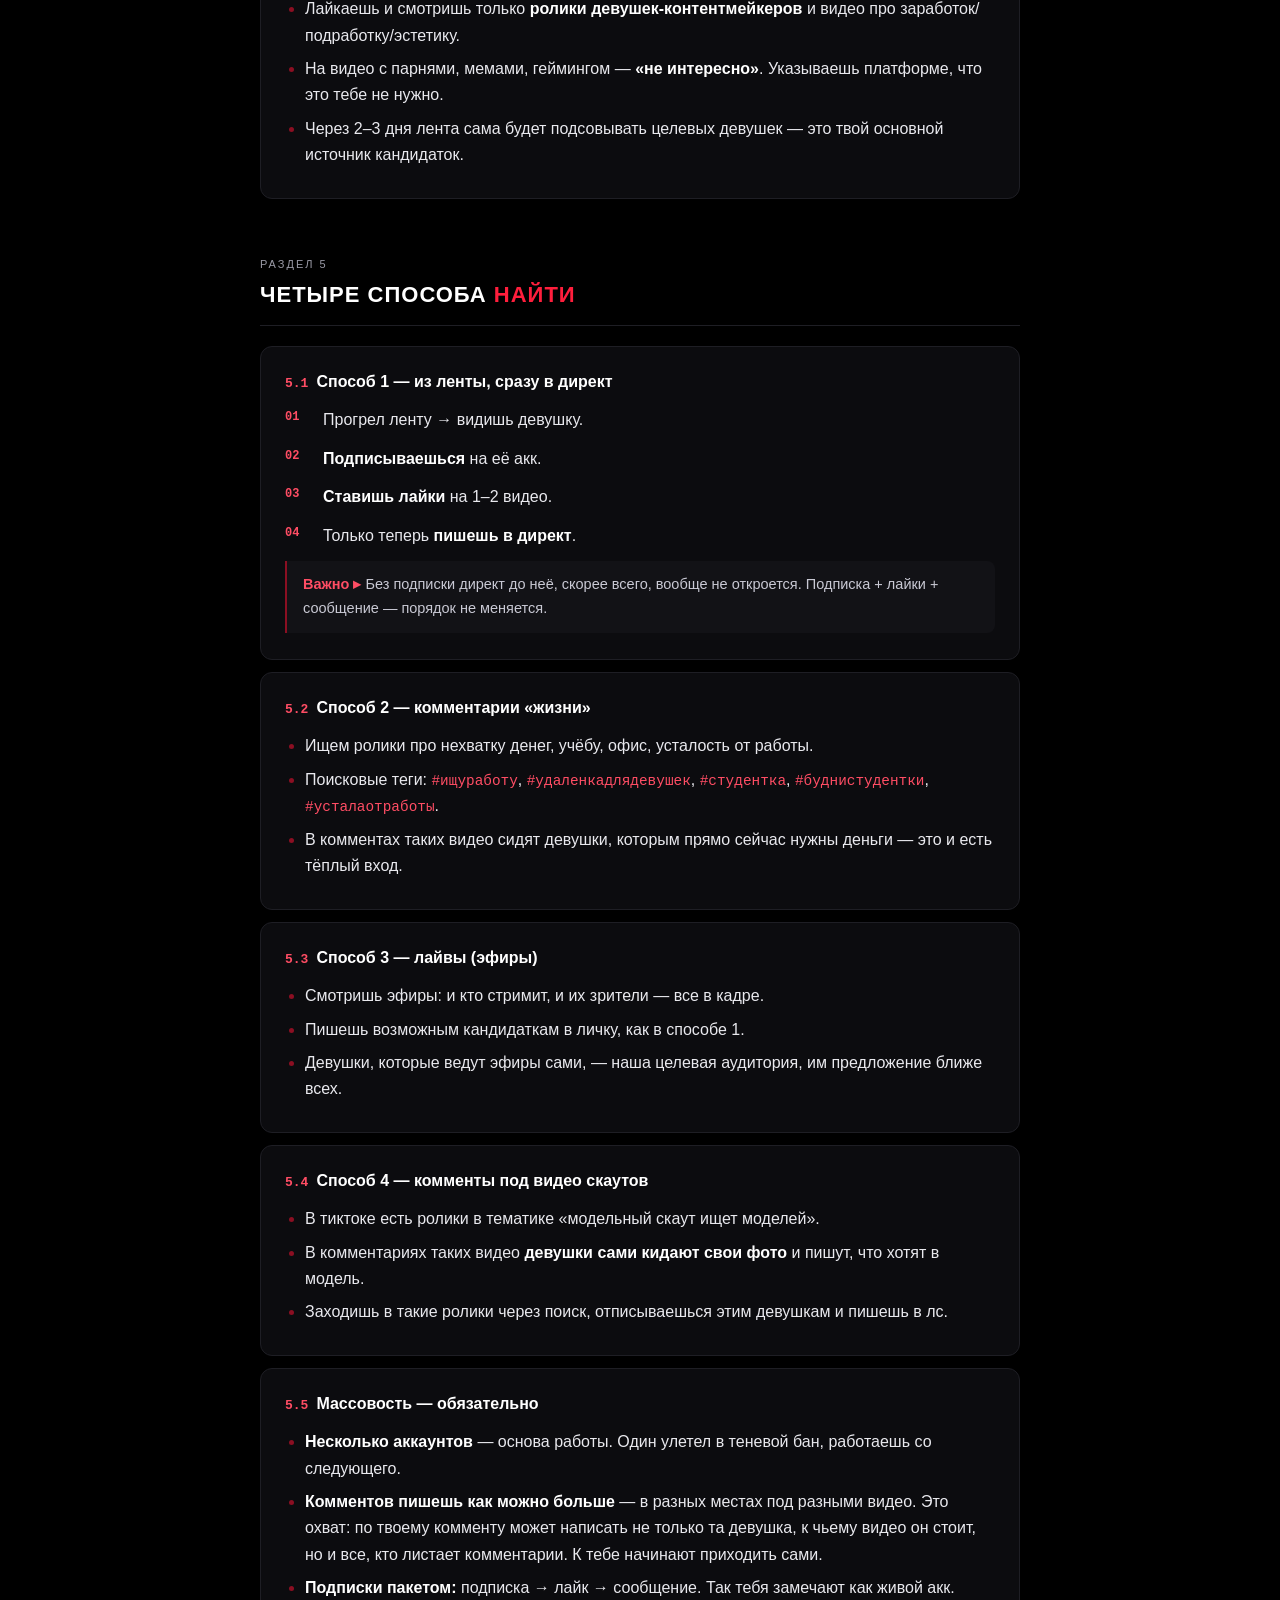
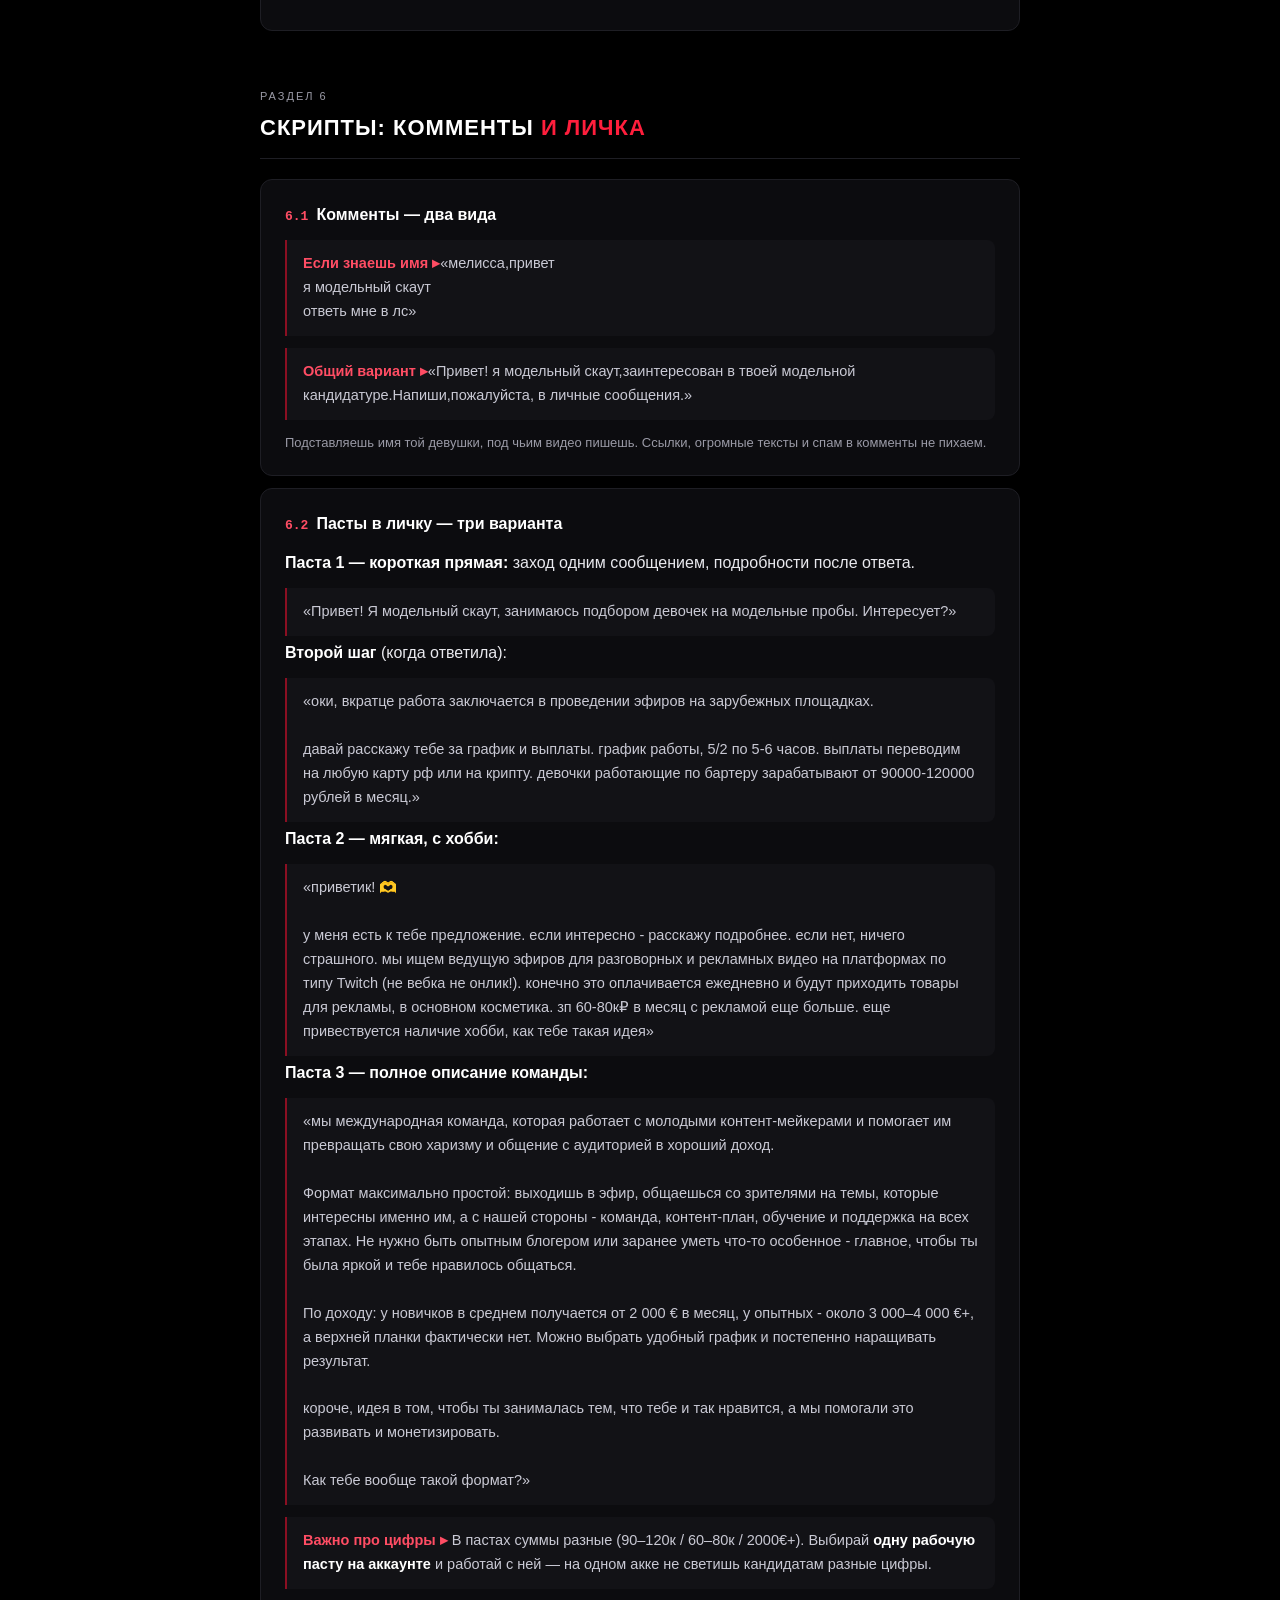
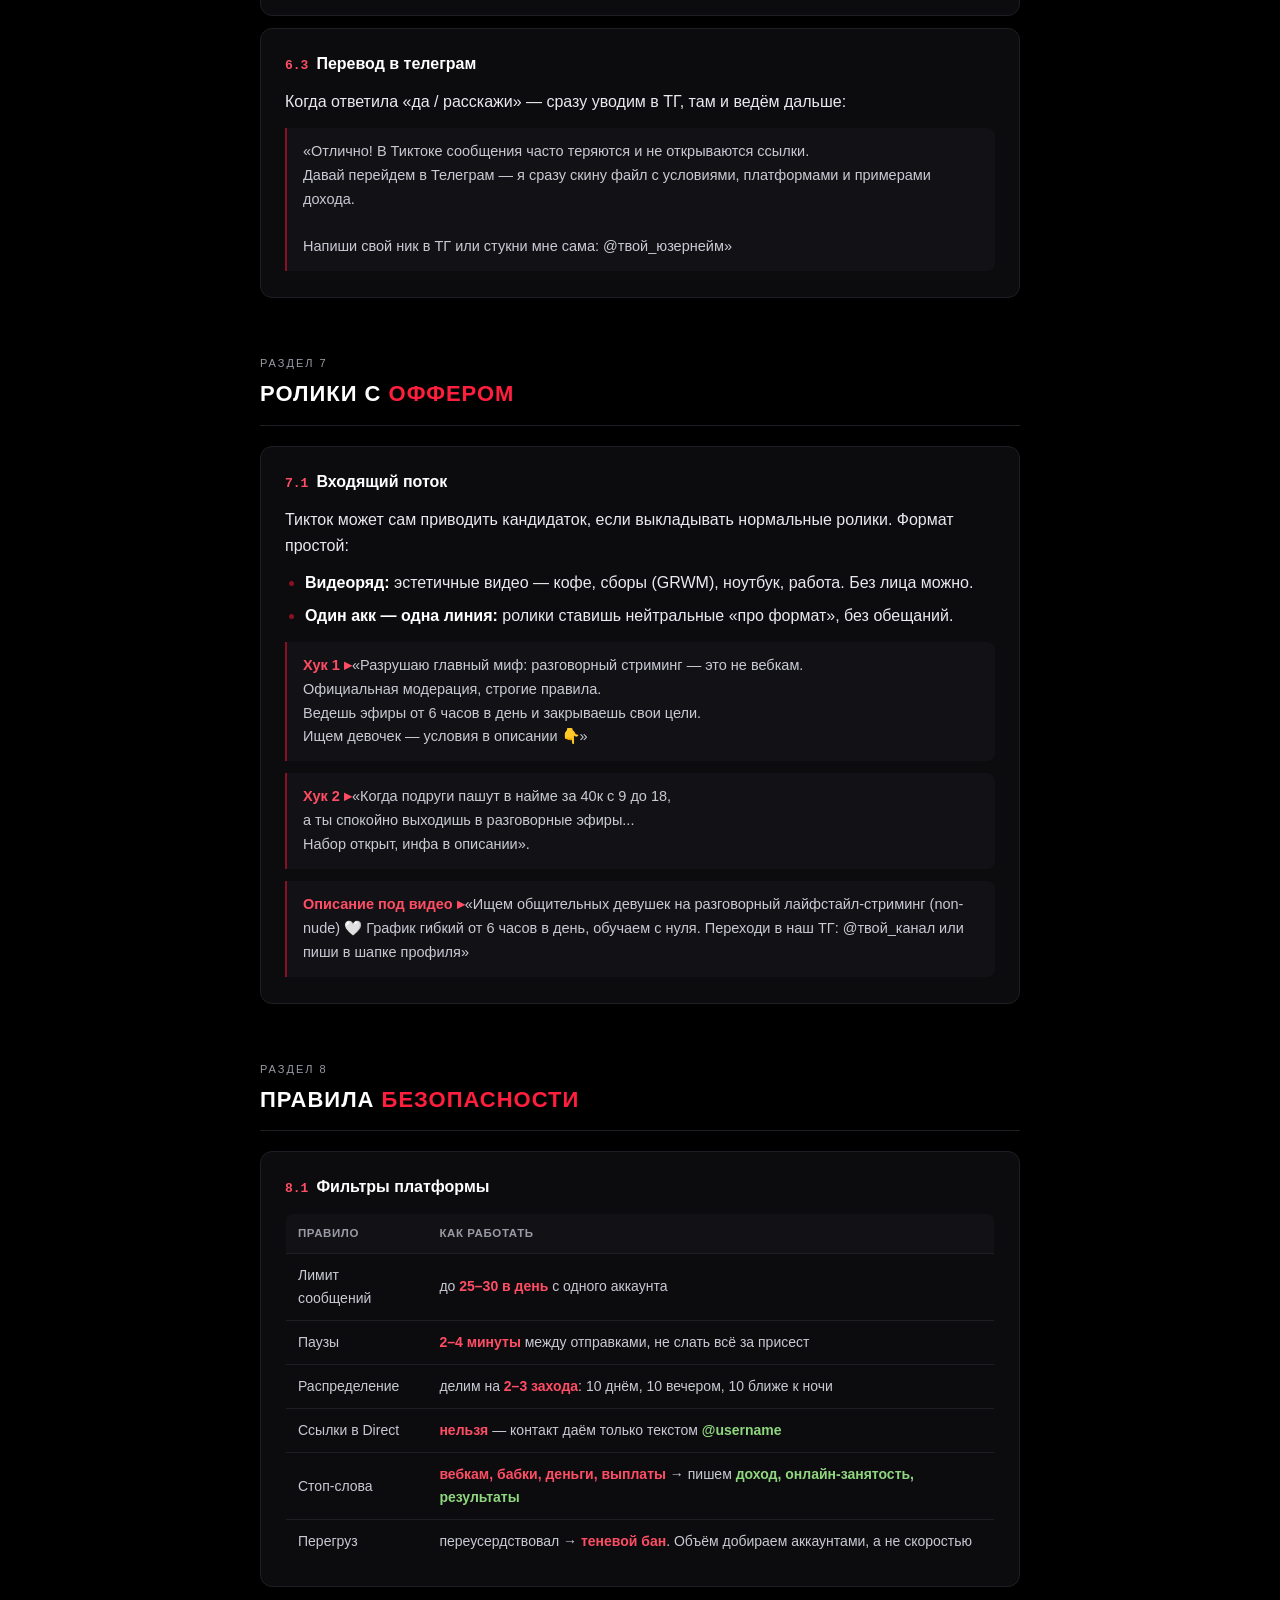
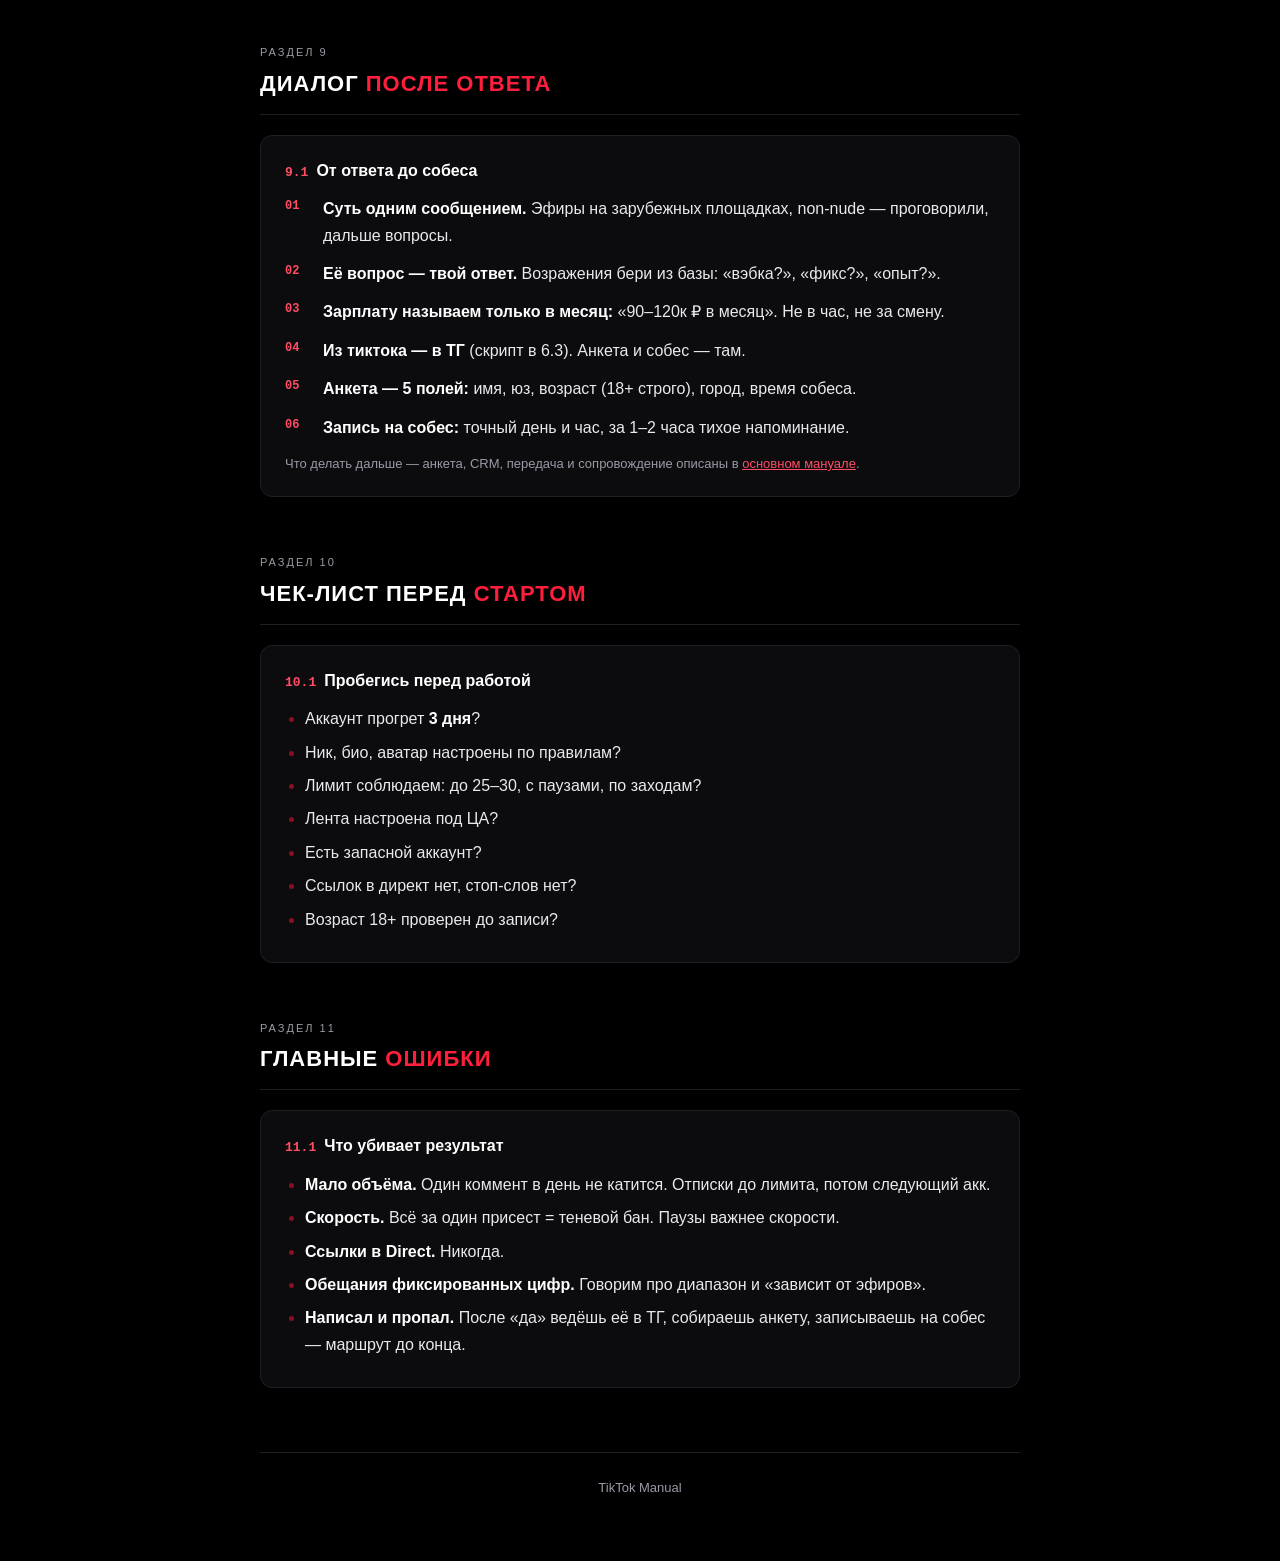
<file: tiktok/index.html>
<!DOCTYPE html>
<html lang="ru">
<head>
<meta charset="UTF-8">
<meta name="viewport" content="width=device-width, initial-scale=1.0">
<meta name="color-scheme" content="dark">
<title>TikTok — поиск и обработка моделей</title>
<style>
  :root {
    --bg: #000000;
    --surface: #0c0c0f;
    --surface-2: #121216;
    --red: #ff1e3c;
    --red-soft: #ff4d64;
    --red-dim: #8b0f22;
    --text: #e9e9ee;
    --muted: #9a9aa6;
    --line: #1e1e24;
    --radius: 12px;
    --radius-sm: 8px;
  }
  * { margin: 0; padding: 0; box-sizing: border-box; }
  html { scroll-behavior: smooth; }
  body {
    background: var(--bg);
    color: var(--text);
    font-family: "Segoe UI", Roboto, Arial, sans-serif;
    line-height: 1.65;
    padding: 0 16px 64px;
  }
  .wrap { max-width: 760px; margin: 0 auto; }

  #progress {
    position: fixed; top: 0; left: 0;
    height: 2px; width: 0%;
    background: var(--red);
    z-index: 10;
    transition: width .1s linear;
  }

  header { text-align: center; padding: 72px 0 48px; }
  h1 {
    font-size: clamp(30px, 5vw, 44px);
    font-weight: 800;
    letter-spacing: .5px;
    text-transform: uppercase;
    color: #fff;
  }
  h1 .r { color: var(--red); }
  .sub { color: var(--muted); font-size: 15px; margin-top: 10px; }
  .divider { width: 64px; height: 2px; margin: 28px auto 0; background: var(--red); }

  .stats {
    display: grid;
    grid-template-columns: repeat(4, 1fr);
    gap: 12px;
    margin-bottom: 48px;
  }
  .stats > div {
    background: var(--surface);
    border: 1px solid var(--line);
    border-radius: var(--radius-sm);
    padding: 20px 12px;
    text-align: center;
  }
  .stats .num {
    font-size: 24px;
    font-weight: 800;
    color: var(--red-soft);
    font-variant-numeric: tabular-nums;
    white-space: nowrap;
  }
  .stats .cap { font-size: 12px; color: var(--muted); margin-top: 6px; line-height: 1.4; }

  .part {
    margin: 56px 0 20px;
    padding-bottom: 12px;
    border-bottom: 1px solid var(--line);
  }
  .part .lbl {
    display: block;
    font-size: 11px;
    color: var(--muted);
    letter-spacing: 2px;
    text-transform: uppercase;
    margin-bottom: 4px;
  }
  .part h2 {
    font-size: 22px;
    font-weight: 800;
    text-transform: uppercase;
    letter-spacing: 1px;
    color: #fff;
  }
  .part h2 .r { color: var(--red); }

  .card {
    background: var(--surface);
    border: 1px solid var(--line);
    border-radius: var(--radius);
    padding: 22px 24px;
    margin-bottom: 12px;
    transition: border-color .2s ease;
  }
  .card:hover { border-color: #2e2e38; }
  .card h3 { font-size: 16px; font-weight: 700; margin-bottom: 12px; color: #fff; }
  .card h3 .idx {
    color: var(--red-soft);
    font-family: Consolas, monospace;
    font-size: 13px;
    margin-right: 8px;
  }
  .card p + ul { margin-top: 10px; }
  ul { padding-left: 20px; }
  li { margin-bottom: 7px; }
  li::marker { color: var(--red-dim); }
  b { color: #fff; }
  .r { color: var(--red-soft); font-weight: 600; }
  .note { color: var(--muted); font-size: 13px; margin-top: 12px; }

  .quote {
    border-left: 2px solid var(--red-dim);
    background: var(--surface-2);
    padding: 12px 16px;
    border-radius: 0 var(--radius-sm) var(--radius-sm) 0;
    color: #c9c9d4;
    margin: 12px 0 4px;
    font-size: 14.5px;
    white-space: pre-line;
  }
  .quote .qt { color: var(--red-soft); font-weight: 700; font-style: normal; }

  .steps { counter-reset: step; list-style: none; padding-left: 0; }
  .steps li {
    list-style: none;
    counter-increment: step;
    position: relative;
    padding-left: 38px;
    margin-bottom: 12px;
  }
  .steps li::before {
    content: counter(step, decimal-leading-zero);
    position: absolute;
    left: 0; top: 1px;
    font-family: Consolas, monospace;
    font-size: 12px;
    font-weight: 700;
    color: var(--red-soft);
  }

  .tbl {
    width: 100%;
    border-collapse: collapse;
    font-size: 14px;
    border: 1px solid var(--line);
    border-radius: var(--radius-sm);
    overflow: hidden;
  }
  .tbl th, .tbl td {
    padding: 10px 12px;
    text-align: left;
    border-bottom: 1px solid var(--line);
  }
  .tbl th {
    color: var(--muted);
    font-size: 11.5px;
    text-transform: uppercase;
    letter-spacing: .6px;
    font-weight: 600;
    background: var(--surface-2);
    white-space: nowrap;
  }
  .tbl td { color: #c9c9d4; }
  .tbl tr:last-child td { border-bottom: 0; }
  .tbl .hl { color: var(--red-soft); font-weight: 700; }
  .tbl .bad { color: var(--red-soft); font-weight: 700; }
  .tbl .ok { color: #8fd77f; font-weight: 700; }

  .shot {
    background: var(--surface-2);
    border: 1px solid var(--line);
    border-radius: var(--radius-sm);
    overflow: hidden;
    margin-top: 14px;
    max-width: 480px;
    margin-left: auto;
    margin-right: auto;
  }
  .shot img { width: 100%; height: auto; display: block; }
  .shot figcaption, .shot-cap {
    font-size: 12.5px;
    color: var(--muted);
    text-align: center;
    margin-top: 8px;
    line-height: 1.45;
  }

  .btn {
    display: inline-block;
    background: var(--red);
    color: #fff;
    font-weight: 700;
    padding: 12px 22px;
    border-radius: 10px;
    margin-top: 10px;
    transition: filter .2s ease;
  }
  .btn:hover { text-decoration: none; filter: brightness(1.12); }
  a { color: var(--red-soft); }
  a:hover { text-decoration: underline; }
  code { font-family: Consolas, monospace; font-size: .9em; color: var(--red-soft); }

  footer {
    text-align: center;
    color: var(--muted);
    font-size: 13px;
    margin-top: 64px;
    padding-top: 24px;
    border-top: 1px solid var(--line);
  }

  .js .reveal { opacity: 0; transform: translateY(16px); transition: opacity .5s ease, transform .5s ease; }
  .js .reveal.on { opacity: 1; transform: none; }

  :focus-visible { outline: 2px solid var(--red); outline-offset: 2px; }
  @media (prefers-reduced-motion: reduce) {
    *, *::before, *::after { animation: none !important; transition: none !important; }
    .reveal { opacity: 1; transform: none; }
  }
  @media (max-width: 620px) {
    .stats { grid-template-columns: repeat(2, 1fr); }
    .card { padding: 18px; }
  }
</style>
</head>
<body>

<div id="progress"></div>

<div class="wrap">

<header>
  <h1>TikTok<span class="r"> Manual</span></h1>
  <div class="sub">Поиск и обработка моделей в TikTok — от настройки аккаунта до записи на собес</div>
  <div class="divider"></div>
</header>

<div class="stats">
  <div><div class="num">3</div><div class="cap">дня на прогрев аккаунта</div></div>
  <div><div class="num">25–30</div><div class="cap">сообщений в день с одного акка</div></div>
  <div><div class="num">2–4</div><div class="cap">минуты паузы между отправками</div></div>
  <div><div class="num">4</div><div class="cap">способа найти кандидатку</div></div>
</div>

<div class="card reveal">
  <h3>Коротко о канале</h3>
  <p>Твой основной канал — <b>TikTok</b>. Здесь больше всего живых девушек: они сами снимают себя, сами сидят в ленте, сами быстрее всего отвечают.</p>
  <p>Главное правило канала: в тиктоке работает <b>количество, а не качество</b>. Чем больше отписей, комментов и сообщений — тем больше кейсов. Отсюда и режим работы: много, но аккуратно, чтобы не попасть под фильтры платформы.</p>
  <p>Этот мануал ведёт тебя за руку: аккаунт → прогрев → поиск → скрипты → запись на собес. Анкета, собес и передача кандидата — <a href="../models/">в основном мануале</a>.</p>
</div>

<!-- ============ 1 ============ -->
<div class="part reveal">
  <span class="lbl">Раздел 1</span>
  <h2>Аккаунт для <span class="r">работы</span></h2>
</div>

<div class="card reveal">
  <h3><span class="idx">1.1</span>Три варианта получить рабочий акк</h3>
  <ul>
    <li><b>Свой личный</b> — если он старый и живой (есть история, лайки, подписчики). Самый безопасный вариант.</li>
    <li><b>Купленный с накруткой</b> — готовые акки покупаются на <b>lolzteam</b>. Подписчики уже накручены, аккаунт выглядит «живым». Самый быстрый путь.</li>
    <li><b>Накрутка самому</b> — подкачиваешь подписчики на свой акк. Дешевле, но дольше.</li>
  </ul>
  <div class="quote"><span class="qt">Правило ▸</span> Вся автоматизация — мимо. Только ручная работа: подписки, лайки, сообщения — руками.</div>
</div>

<div class="card reveal">
  <h3><span class="idx">1.2</span>Оформление профиля</h3>
  <p>Она после первого сообщения первым делом зайдёт к тебе на профиль. За 5 секунд решит: живой рекрутер или спам. Настраиваем один раз:</p>
  <ul>
    <li><b>Ник:</b> <code>имя.evt</code> — плюс твоя составляющая, например <code>arina.evt</code>.</li>
    <li><b>Био:</b> <code>EVT Corp HR Manager</code> + <code>tg: имя_тг</code> — переход в телеграм, там вся работа и материалы.</li>
    <li><b>Аватар:</b> живой, совпадает с аватаром в телеграме.</li>
    <li><b>Роль:</b> ты рекрутер, а не само агентство. Профиль не должен выглядеть как отдельная официальная страница — агентство передаёшь ссылками и материалами, а не шапкой аккаунта.</li>
  </ul>
  <figure class="shot">
    <img src="../models/img/profile-tt.webp" alt="Пример оформления TikTok-профиля рекрутера" loading="lazy">
    <figcaption>Пример: ник с агентством, био с ролью и переходом в ТГ</figcaption>
  </figure>
  <p class="note">Остальные примеры оформления (Telegram-профили) — в <a href="../models/">основном мануале</a>.</p>
</div>

<!-- ============ 2 ============ -->
<div class="part reveal">
  <span class="lbl">Раздел 2</span>
  <h2>Прогрев <span class="r">аккаунта</span></h2>
</div>

<div class="card reveal">
  <h3><span class="idx">2.1</span>Три дня спокойной подготовки</h3>
  <p>После покупки или регистрации сразу в работу не идём. Новый или «глухой» акк с моментальной активностью летит под фильтры. Прогреваем:</p>
  <ul class="steps">
    <li><b>День 1.</b> Ставим приятную аватарку. Био не трогаем. Листаем ленту «Для вас» ~30 минут, ставим <b>5–8 лайков</b> обычным нейтральным роликам. Отлежка до следующего дня.</li>
    <li><b>День 2.</b> В поиске вбиваем темы: лайфстайл, студентка, эстетика. Смотрим <b>10–15 видео</b>, ставим лайки, <b>2 видео сохраняем в избранное</b>.</li>
    <li><b>День 3.</b> Заполняем имя, заливаем <b>1–2 нейтральных эстетичных видео</b> под трендовый звук — без текста про работу.</li>
    <li><b>Готово?</b> Если видео набрало просмотры — аккаунт готов к работе.</li>
  </ul>
</div>

<!-- ============ 3 ============ -->
<div class="part reveal">
  <span class="lbl">Раздел 3</span>
  <h2>Кого <span class="r">ищем</span></h2>
</div>

<div class="card reveal">
  <h3><span class="idx">3.1</span>Критерии кандидатки</h3>
  <ul>
    <li><b>Возраст на вид 18–27 лет.</b> Стройная, по лицу приятная — камера любит красивую картинку.</li>
    <li><b>Живой акк:</b> свежие видео, есть контент, человек сидит в платформе.</li>
    <li><b>Возраст уточняем в диалоге</b>, если есть сомнения — спрашиваем прямо.</li>
  </ul>
  <div class="quote"><span class="qt">Железное правило ▸</span> Меньше 18 — скип. Кандидатку нельзя регать на собеседование никак вообще. Возраст проверяем <b>до записи</b>, спокойно и без сцен: уточнили — пошли дальше.</div>
</div>

<!-- ============ 4 ============ -->
<div class="part reveal">
  <span class="lbl">Раздел 4</span>
  <h2>Настройка <span class="r">ленты</span></h2>
</div>

<div class="card reveal">
  <h3><span class="idx">4.1</span>Заставляем тикток работать на тебя</h3>
  <ul>
    <li>Лайкаешь и смотришь только <b>ролики девушек-контентмейкеров</b> и видео про заработок/подработку/эстетику.</li>
    <li>На видео с парнями, мемами, геймингом — <b>«не интересно»</b>. Указываешь платформе, что это тебе не нужно.</li>
    <li>Через 2–3 дня лента сама будет подсовывать целевых девушек — это твой основной источник кандидаток.</li>
  </ul>
</div>

<!-- ============ 5 ============ -->
<div class="part reveal">
  <span class="lbl">Раздел 5</span>
  <h2>Четыре способа <span class="r">найти</span></h2>
</div>

<div class="card reveal">
  <h3><span class="idx">5.1</span>Способ 1 — из ленты, сразу в директ</h3>
  <ul class="steps">
    <li>Прогрел ленту → видишь девушку.</li>
    <li><b>Подписываешься</b> на её акк.</li>
    <li><b>Ставишь лайки</b> на 1–2 видео.</li>
    <li>Только теперь <b>пишешь в директ</b>.</li>
  </ul>
  <div class="quote"><span class="qt">Важно ▸</span> Без подписки директ до неё, скорее всего, вообще не откроется. Подписка + лайки + сообщение — порядок не меняется.</div>
</div>

<div class="card reveal">
  <h3><span class="idx">5.2</span>Способ 2 — комментарии «жизни»</h3>
  <ul>
    <li>Ищем ролики про нехватку денег, учёбу, офис, усталость от работы.</li>
    <li>Поисковые теги: <code>#ищуработу</code>, <code>#удаленкадлядевушек</code>, <code>#студентка</code>, <code>#буднистудентки</code>, <code>#усталаотработы</code>.</li>
    <li>В комментах таких видео сидят девушки, которым прямо сейчас нужны деньги — это и есть тёплый вход.</li>
  </ul>
</div>

<div class="card reveal">
  <h3><span class="idx">5.3</span>Способ 3 — лайвы (эфиры)</h3>
  <ul>
    <li>Смотришь эфиры: и кто стримит, и их зрители — все в кадре.</li>
    <li>Пишешь возможным кандидаткам в личку, как в способе 1.</li>
    <li>Девушки, которые ведут эфиры сами, — наша целевая аудитория, им предложение ближе всех.</li>
  </ul>
</div>

<div class="card reveal">
  <h3><span class="idx">5.4</span>Способ 4 — комменты под видео скаутов</h3>
  <ul>
    <li>В тиктоке есть ролики в тематике «модельный скаут ищет моделей».</li>
    <li>В комментариях таких видео <b>девушки сами кидают свои фото</b> и пишут, что хотят в модель.</li>
    <li>Заходишь в такие ролики через поиск, отписываешься этим девушкам и пишешь в лс.</li>
  </ul>
</div>

<div class="card reveal">
  <h3><span class="idx">5.5</span>Массовость — обязательно</h3>
  <ul>
    <li><b>Несколько аккаунтов</b> — основа работы. Один улетел в теневой бан, работаешь со следующего.</li>
    <li><b>Комментов пишешь как можно больше</b> — в разных местах под разными видео. Это охват: по твоему комменту может написать не только та девушка, к чьему видео он стоит, но и все, кто листает комментарии. К тебе начинают приходить сами.</li>
    <li><b>Подписки пакетом:</b> подписка → лайк → сообщение. Так тебя замечают как живой акк.</li>
  </ul>
</div>

<!-- ============ 6 ============ -->
<div class="part reveal">
  <span class="lbl">Раздел 6</span>
  <h2>Скрипты: комменты <span class="r">и личка</span></h2>
</div>

<div class="card reveal">
  <h3><span class="idx">6.1</span>Комменты — два вида</h3>
  <div class="quote"><span class="qt">Если знаешь имя ▸</span>«мелисса,привет
я модельный скаут
ответь мне в лс»</div>
  <div class="quote"><span class="qt">Общий вариант ▸</span>«Привет! я модельный скаут,заинтересован в твоей модельной кандидатуре.Напиши,пожалуйста, в личные сообщения.»</div>
  <p class="note">Подставляешь имя той девушки, под чьим видео пишешь. Ссылки, огромные тексты и спам в комменты не пихаем.</p>
</div>

<div class="card reveal">
  <h3><span class="idx">6.2</span>Пасты в личку — три варианта</h3>
  <p><b>Паста 1 — короткая прямая:</b> заход одним сообщением, подробности после ответа.</p>
  <div class="quote">«Привет! Я модельный скаут, занимаюсь подбором девочек на модельные пробы. Интересует?»</div>
  <p><b>Второй шаг</b> (когда ответила):</p>
  <div class="quote">«оки, вкратце работа заключается в проведении эфиров на зарубежных площадках.

давай расскажу тебе за график и выплаты. график работы, 5/2 по 5-6 часов. выплаты переводим на любую карту рф или на крипту. девочки работающие по бартеру зарабатывают от 90000-120000 рублей в месяц.»</div>
  <p><b>Паста 2 — мягкая, с хобби:</b></p>
  <div class="quote">«приветик! 🫶

у меня есть к тебе предложение. если интересно - расскажу подробнее. если нет, ничего страшного. мы ищем ведущую эфиров для разговорных и рекламных видео на платформах по типу Twitch (не вебка не онлик!). конечно это оплачивается ежедневно и будут приходить товары для рекламы, в основном косметика. зп 60-80к₽ в месяц с рекламой еще больше. еще привествуется наличие хобби, как тебе такая идея»</div>
  <p><b>Паста 3 — полное описание команды:</b></p>
  <div class="quote">«мы международная команда, которая работает с молодыми контент-мейкерами и помогает им превращать свою харизму и общение с аудиторией в хороший доход.

Формат максимально простой: выходишь в эфир, общаешься со зрителями на темы, которые интересны именно им, а с нашей стороны - команда, контент-план, обучение и поддержка на всех этапах. Не нужно быть опытным блогером или заранее уметь что-то особенное - главное, чтобы ты была яркой и тебе нравилось общаться.

По доходу: у новичков в среднем получается от 2 000 € в месяц, у опытных - около 3 000–4 000 €+, а верхней планки фактически нет. Можно выбрать удобный график и постепенно наращивать результат.

короче, идея в том, чтобы ты занималась тем, что тебе и так нравится, а мы помогали это развивать и монетизировать.

Как тебе вообще такой формат?»</div>
  <div class="quote"><span class="qt">Важно про цифры ▸</span> В пастах суммы разные (90–120к / 60–80к / 2000€+). Выбирай <b>одну рабочую пасту на аккаунте</b> и работай с ней — на одном акке не светишь кандидатам разные цифры.</div>
</div>

<div class="card reveal">
  <h3><span class="idx">6.3</span>Перевод в телеграм</h3>
  <p>Когда ответила «да / расскажи» — сразу уводим в ТГ, там и ведём дальше:</p>
  <div class="quote">«Отлично! В Тиктоке сообщения часто теряются и не открываются ссылки.
Давай перейдем в Телеграм — я сразу скину файл с условиями, платформами и примерами дохода.

Напиши свой ник в ТГ или стукни мне сама: @твой_юзернейм»</div>
</div>

<!-- ============ 7 ============ -->
<div class="part reveal">
  <span class="lbl">Раздел 7</span>
  <h2>Ролики с <span class="r">оффером</span></h2>
</div>

<div class="card reveal">
  <h3><span class="idx">7.1</span>Входящий поток</h3>
  <p>Тикток может сам приводить кандидаток, если выкладывать нормальные ролики. Формат простой:</p>
  <ul>
    <li><b>Видеоряд:</b> эстетичные видео — кофе, сборы (GRWM), ноутбук, работа. Без лица можно.</li>
    <li><b>Один акк — одна линия:</b> ролики ставишь нейтральные «про формат», без обещаний.</li>
  </ul>
  <div class="quote"><span class="qt">Хук 1 ▸</span>«Разрушаю главный миф: разговорный стриминг — это не вебкам.
Официальная модерация, строгие правила.
Ведешь эфиры от 6 часов в день и закрываешь свои цели.
Ищем девочек — условия в описании 👇»</div>
  <div class="quote"><span class="qt">Хук 2 ▸</span>«Когда подруги пашут в найме за 40к с 9 до 18,
а ты спокойно выходишь в разговорные эфиры...
Набор открыт, инфа в описании».</div>
  <div class="quote"><span class="qt">Описание под видео ▸</span>«Ищем общительных девушек на разговорный лайфстайл-стриминг (non-nude) 🤍 График гибкий от 6 часов в день, обучаем с нуля. Переходи в наш ТГ: @твой_канал или пиши в шапке профиля»</div>
</div>

<!-- ============ 8 ============ -->
<div class="part reveal">
  <span class="lbl">Раздел 8</span>
  <h2>Правила <span class="r">безопасности</span></h2>
</div>

<div class="card reveal">
  <h3><span class="idx">8.1</span>Фильтры платформы</h3>
  <div class="table-wrap" style="overflow-x:auto;margin-top:6px">
    <table class="tbl">
      <thead>
        <tr><th>Правило</th><th>Как работать</th></tr>
      </thead>
      <tbody>
        <tr><td>Лимит сообщений</td><td>до <span class="hl">25–30 в день</span> с одного аккаунта</td></tr>
        <tr><td>Паузы</td><td><span class="hl">2–4 минуты</span> между отправками, не слать всё за присест</td></tr>
        <tr><td>Распределение</td><td>делим на <span class="hl">2–3 захода</span>: 10 днём, 10 вечером, 10 ближе к ночи</td></tr>
        <tr><td>Ссылки в Direct</td><td><span class="bad">нельзя</span> — контакт даём только текстом <span class="ok">@username</span></td></tr>
        <tr><td>Стоп-слова</td><td><span class="bad">вебкам, бабки, деньги, выплаты</span> → пишем <span class="ok">доход, онлайн-занятость, результаты</span></td></tr>
        <tr><td>Перегруз</td><td>переусердствовал → <span class="bad">теневой бан</span>. Объём добираем аккаунтами, а не скоростью</td></tr>
      </tbody>
    </table>
  </div>
</div>

<!-- ============ 9 ============ -->
<div class="part reveal">
  <span class="lbl">Раздел 9</span>
  <h2>Диалог <span class="r">после ответа</span></h2>
</div>

<div class="card reveal">
  <h3><span class="idx">9.1</span>От ответа до собеса</h3>
  <ul class="steps">
    <li><b>Суть одним сообщением.</b> Эфиры на зарубежных площадках, non-nude — проговорили, дальше вопросы.</li>
    <li><b>Её вопрос — твой ответ.</b> Возражения бери из базы: «вэбка?», «фикс?», «опыт?».</li>
    <li><b>Зарплату называем только в месяц:</b> «90–120к ₽ в месяц». Не в час, не за смену.</li>
    <li><b>Из тиктока — в ТГ</b> (скрипт в 6.3). Анкета и собес — там.</li>
    <li><b>Анкета — 5 полей:</b> имя, юз, возраст (18+ строго), город, время собеса.</li>
    <li><b>Запись на собес:</b> точный день и час, за 1–2 часа тихое напоминание.</li>
  </ul>
  <p class="note">Что делать дальше — анкета, CRM, передача и сопровождение описаны в <a href="../models/">основном мануале</a>.</p>
</div>

<!-- ============ 10 ============ -->
<div class="part reveal">
  <span class="lbl">Раздел 10</span>
  <h2>Чек-лист перед <span class="r">стартом</span></h2>
</div>

<div class="card reveal">
  <h3><span class="idx">10.1</span>Пробегись перед работой</h3>
  <ul>
    <li>Аккаунт прогрет <b>3 дня</b>?</li>
    <li>Ник, био, аватар настроены по правилам?</li>
    <li>Лимит соблюдаем: до 25–30, с паузами, по заходам?</li>
    <li>Лента настроена под ЦА?</li>
    <li>Есть запасной аккаунт?</li>
    <li>Ссылок в директ нет, стоп-слов нет?</li>
    <li>Возраст 18+ проверен до записи?</li>
  </ul>
</div>

<!-- ============ 11 ============ -->
<div class="part reveal">
  <span class="lbl">Раздел 11</span>
  <h2>Главные <span class="r">ошибки</span></h2>
</div>

<div class="card reveal">
  <h3><span class="idx">11.1</span>Что убивает результат</h3>
  <ul>
    <li><b>Мало объёма.</b> Один коммент в день не катится. Отписки до лимита, потом следующий акк.</li>
    <li><b>Скорость.</b> Всё за один присест = теневой бан. Паузы важнее скорости.</li>
    <li><b>Ссылки в Direct.</b> Никогда.</li>
    <li><b>Обещания фиксированных цифр.</b> Говорим про диапазон и «зависит от эфиров».</li>
    <li><b>Написал и пропал.</b> После «да» ведёшь её в ТГ, собираешь анкету, записываешь на собес — маршрут до конца.</li>
  </ul>
</div>

<footer>
  TikTok Manual
</footer>

</div>

<script>
  document.documentElement.classList.add('js');
  const bar = document.getElementById('progress');
  addEventListener('scroll', () => {
    const h = document.documentElement;
    bar.style.width = (h.scrollTop / (h.scrollHeight - h.clientHeight) * 100) + '%';
  }, { passive: true });

  const io = new IntersectionObserver((entries) => {
    let i = 0;
    entries.forEach(e => {
      if (e.isIntersecting) {
        const el = e.target;
        setTimeout(() => el.classList.add('on'), i * 70);
        i++;
        io.unobserve(el);
      }
    });
  }, { threshold: 0.1 });
  document.querySelectorAll('.reveal').forEach(el => io.observe(el));
</script>

</body>
</html>
</file>
